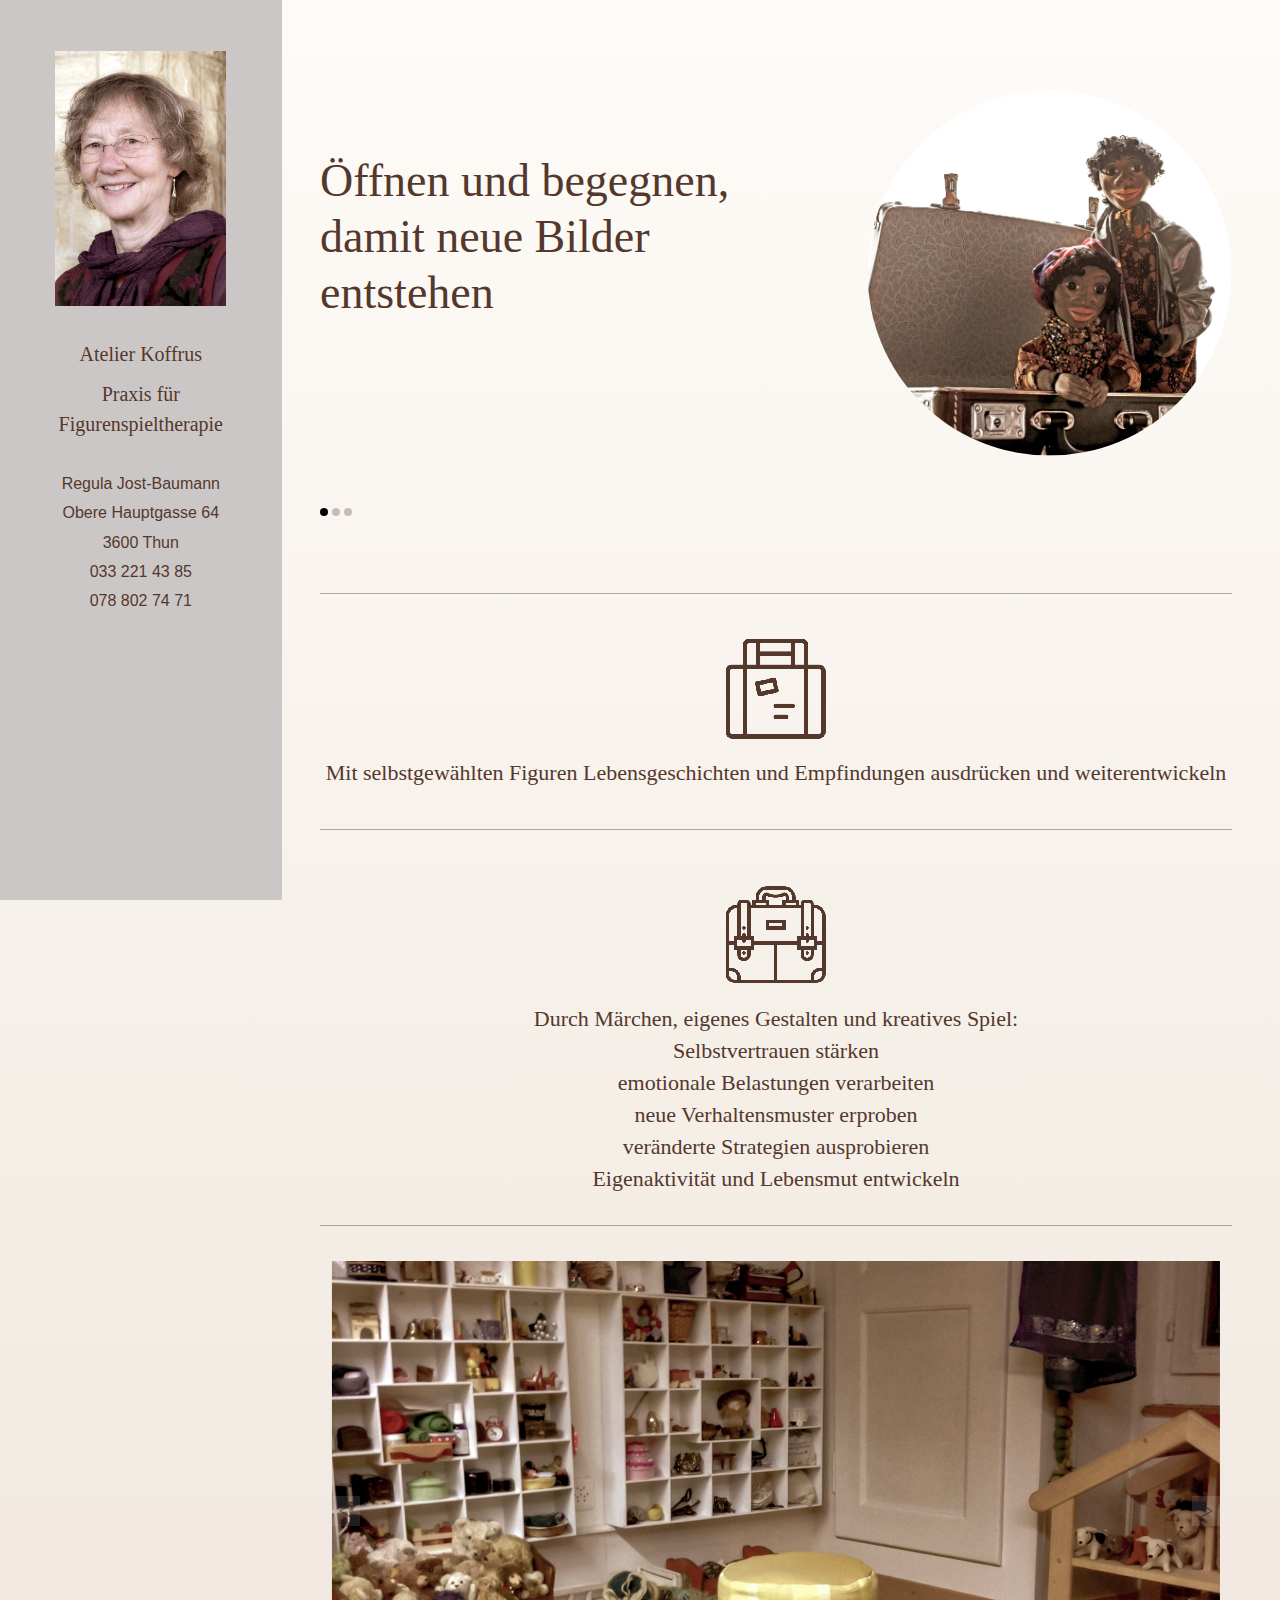
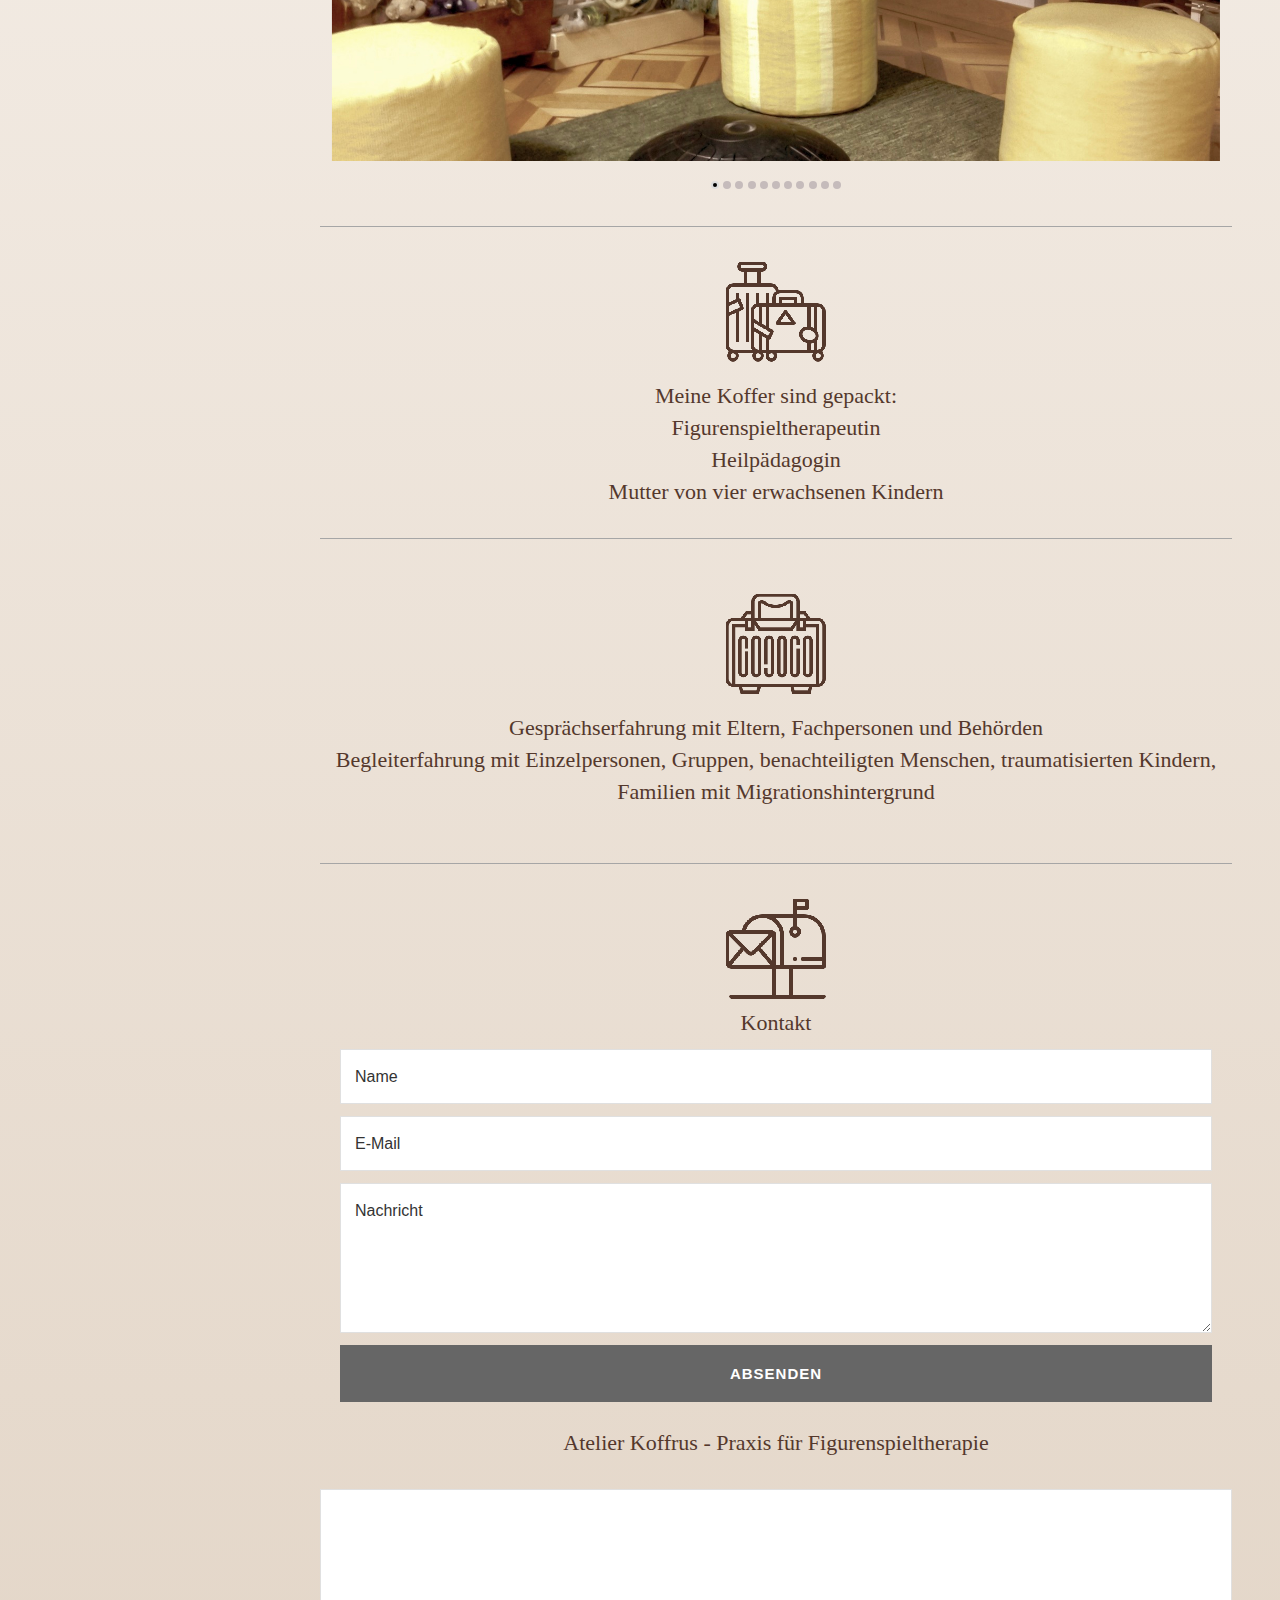
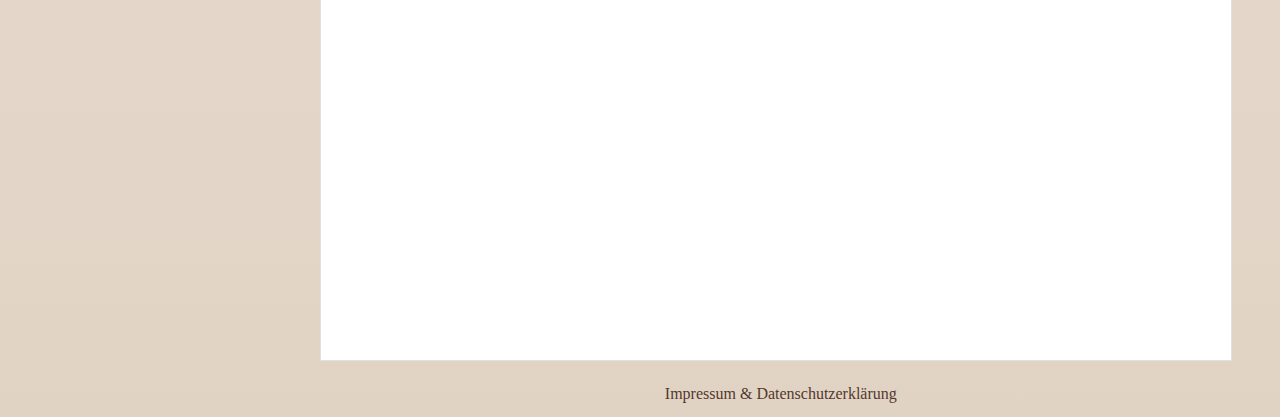
<file: index.html>
<!DOCTYPE html><!--[if lt IE 7]> <html class="no-js ie6 oldie" lang="en"> <![endif]--><!--[if IE 7]> <html class="no-js ie7 oldie" lang="en"> <![endif]--><!--[if IE 8]> <html class="no-js ie8 oldie" lang="en"> <![endif]--><!--[if gt IE 8]><!--><html class="no-js" lang="de"><!--<![endif]--><head>
	    
		<meta charset="utf-8">
<title>Home Page</title>
<meta name="keywords" content="Figurenspieltherapie, Heilpädagogik, Kinderbegleitung">
<meta name="description" content="Mit selbstgewählten Figuren Lebensgeschichten und Empfindungen ausdrücken und weiterentwickeln">
<meta http-equiv="content-language" content="de">

	<link rel="icon" href="images/host.ico" type="image/x-icon">
	<link rel="SHORTCUT ICON" href="images/host_1.ico" type="image/x-icon">
<meta http-equiv="X-UA-Compatible" content="IE=edge,chrome=1">
<meta name="viewport" content="width=device-width,initial-scale=1">
		
	<meta property="og:url" content="https://atelier-koffrus.ch/">
	<meta property="og:title" content="Home Page">
	<meta property="og:description" content="Mit selbstgewählten Figuren Lebensgeschichten und Empfindungen ausdrücken und weiterentwickeln">
	<meta property="og:site_name" content="">
<meta name="viewport" content="width=device-width, initial-scale=1, viewport-fit=cover">

<meta name="generator" content="BaseKit">


    <link rel="canonical" href="https://atelier-koffrus.ch">

            <link rel="stylesheet" href="css/195cd4e5-50ed-4b68-a0f6-df4425564301.css" class="js-initial-stylesheet">
    
<link rel="preload" href="css/photo-swipe.css" as="style" onload="this.onload=null;this.rel='stylesheet'">






    
<style>
    @font-face {
        font-display: block;
        font-family: 'FontAwesome';
        src: url('fonts/FontAwesome.woff2') format('woff2'),
             url('fonts/FontAwesome.woff') format('woff'),
             url('fonts/FontAwesome.ttf') format('truetype'),
             url('images/FontAwesome.svg') format('svg')
    }
</style>

            <style class="js-webfont" data-woff-cache="//55b558c7-resources.web.host.ch/3be0ef859c/seven/fonts/pt_sans.woff.json" data-ttf-cache="//55b558c7-resources.web.host.ch/3be0ef859c/seven/fonts/pt_sans.ttf.json" data-fallback-stylesheet="https://55b558c7-resources.web.host.ch/google-fonts/css?family=PT+Sans&subset=latin" data-name="pt_sans"></style>
            <style class="js-webfont" data-woff-cache="//55b558c7-resources.web.host.ch/3be0ef859c/seven/fonts/pt_serif.woff.json" data-ttf-cache="//55b558c7-resources.web.host.ch/3be0ef859c/seven/fonts/pt_serif.ttf.json" data-fallback-stylesheet="https://55b558c7-resources.web.host.ch/google-fonts/css?family=PT+Serif&subset=latin" data-name="pt_serif"></style>
            <style class="js-webfont" data-woff-cache="//55b558c7-resources.web.host.ch/3be0ef859c/seven/fonts/pt_sans.woff.json" data-ttf-cache="//55b558c7-resources.web.host.ch/3be0ef859c/seven/fonts/pt_sans.ttf.json" data-fallback-stylesheet="https://55b558c7-resources.web.host.ch/google-fonts/css?family=PT+Sans&subset=latin" data-name="pt_sans"></style>
            <style class="js-webfont" data-woff-cache="//55b558c7-resources.web.host.ch/3be0ef859c/seven/fonts/pt_serif.woff.json" data-ttf-cache="//55b558c7-resources.web.host.ch/3be0ef859c/seven/fonts/pt_serif.ttf.json" data-fallback-stylesheet="https://55b558c7-resources.web.host.ch/google-fonts/css?family=PT+Serif&subset=latin" data-name="pt_serif"></style>
    <script nonce="">
(function () {
    var fontCollections,
        fontsToCache,
        fallback = 1;

    function loadFontsAsynchronously() {
        if (!fallback) {
            return;
        }

        for (var i = 0, j = fontCollections.length; i < j; ++i) {
            var link = document.createElement('link'),
                head = document.getElementsByTagName('head')[0];
            link.rel = 'stylesheet';
            link.href = fontCollections[i].getAttribute('data-fallback-stylesheet');
            head.appendChild(link);
        }
    }

    function loadFontsFromStorage() {
        var localKey = 'published',
            format,
            collection,
            cachedFont;

        if (!window.localStorage) {
            return;
        }

        format = window.localStorage.getItem('bk.webfonts.format')
        if (!format) {
            return;
        }

        for (var i = 0, j = fontCollections.length; i < j; ++i) {
            collection = fontCollections[i];
            cacheKey = 'bk.webfonts.' + localKey + '.' + format + '.' + collection.getAttribute('data-name');
            cachedFont = window.localStorage.getItem(cacheKey);
            if (!cachedFont) {
                continue;
            }
            collection.innerHTML = cachedFont;
            collection.setAttribute('data-cache-full', 'data-cache-full');
        }
    }

    if (!'querySelectorAll' in window) {
        return;
    }

    fontCollections = document.head.querySelectorAll('.js-webfont');
    if (!'localStorage' in window || !'addEventListener' in window) {
        loadFontsAsynchronously();
        return;
    }

    loadFontsFromStorage();
}());
</script>

    
    

    <script nonce="">
        const touchClass = 'ontouchstart' in window ? 'touch' : 'no-touch';
        document.documentElement.classList.add(touchClass);
    </script>

<script nonce="">document.documentElement.classList.remove('no-js');</script>
		
	</head>


	<body class="bgradVertical">
		<div class="flex-container">
			
<!-- Desktop navigation -->


<div class="logo-nav">
    <header class="bk-header companyheader clearfix">
        <div id="page-zones__template-widgets__logo-logo" class="widget logo " data-widget-type="logo" data-uniqueid="page-zones__template-widgets__logo-logo">
                  
    
<a href="/">

<div class="logo">
                        <img alt="logo" src="images/fd5cb170-41c0-456b-b8ed-3791608dfad5.jpeg" style="width: 171px">
</div>
</a>
</div>


        
        <br>
        <h4>Atelier Koffrus</h4>
        <h4>Praxis für Figurenspieltherapie</h4>
        <br>
        <h5>Regula Jost-Baumann</h5>
        <h5>Obere Hauptgasse 64</h5>
        <h5>3600 Thun</h5>
        <h5>033 221 43 85</h5>
        <h5>078 802 74 71</h5>
        
    </header>  
</div> <!-- end logo-nav -->			
	<div class="zone-area clearfix">
		<div class="main wrapper clearfix home-page">
			<div class="feature-slideshow">
				 <div id="page-zones__template-widgets__responsiveslideshow-responsiveslideshow" class="widget responsiveslideshow " data-widget-type="responsiveslideshow" data-uniqueid="page-zones__template-widgets__responsiveslideshow-responsiveslideshow">
  
        
                    
<div class="slideshow-widget-wrapper">
        <div class="slideshow-widget">

        
        
        <ul class="slideshow-image-list">
                                        
            
                                                

                
                                                    
                                                                                
                    
                                    
                                
                                                                    
                                    <li data-ref="0" class="js-responsiveslideshow-image-item slideshow-image-item current">
                                                <span class="inner square">
                        <div class="image-wrapper">
                            
                            <img class="slideshow-image js-responsiveslideshow-image" src="images/7dc579f0-81d8-49d0-89a2-6bf7a1914da5.jpeg" title="Öffnen und begegnen, damit neue Bilder entstehen">

                                                    </div>
                        <div class="content-wrapper">
                                                            <span class="title">Öffnen und begegnen, damit neue Bilder entstehen</span>
                                                                                </div>
                        </span>
                    </li>
                            
                                                

                
                                                    
                                                                                
                    
                                    
                                
                                                                    
                                    <li data-ref="1" class="js-responsiveslideshow-image-item slideshow-image-item">
                                                <span class="inner square">
                        <div class="image-wrapper">
                            
                            <img class="slideshow-image js-responsiveslideshow-image" src="images/0088c698-88b5-44be-8974-3dd71b2e6f48.jpeg" title="Verwurzelt wachsen, Flügel entfalten">

                                                    </div>
                        <div class="content-wrapper">
                                                            <span class="title">Verwurzelt wachsen, Flügel entfalten</span>
                                                                                </div>
                        </span>
                    </li>
                            
                                                

                
                                                    
                                    
                    
                                                                                
                                
                                                                    
                                    <li data-ref="2" class="js-responsiveslideshow-image-item slideshow-image-item">
                                                <span class="inner portrait">
                        <div class="image-wrapper">
                            
                            <img class="slideshow-image js-responsiveslideshow-image" src="images/3aa03613-22db-410e-8c95-24c45e056738.jpeg" title="Stärken entdecken, sich bewegen">

                                                    </div>
                        <div class="content-wrapper">
                                                            <span class="title">Stärken entdecken, sich bewegen</span>
                                                                                </div>
                        </span>
                    </li>
                                    </ul>
    </div>
    
            <div class="slideshow-widget-controls">
                                                                                                    <span data-ref="0" class="dot js-dot js-slide-ctrl slide-ctrl selected"></span>
                                                                                                                    <span data-ref="1" class="dot js-dot js-slide-ctrl slide-ctrl"></span>
                                                                                                                    <span data-ref="2" class="dot js-dot js-slide-ctrl slide-ctrl"></span>
                                    </div>
    
    </div>
</div>


			</div>
			<section id="page-zones__main" class="bk-zone column " data-uniqueid="LosHo3NWY7DrDh4" data-parentuniqueid="">            
<div id="page-zones__main-widgets__5c225ccf4ebf0" data-name="line" class="line widget js-widget" data-uniqueid="Y68QPZwVreUhHIM" data-parentuniqueid="LosHo3NWY7DrDh4">
    <hr class="line" style="">
</div>
                
<div id="page-zones__main-widgets__5c224dd94cd2e" data-name="space" class="space widget js-widget" data-uniqueid="QqwRjbS4cUAFITl" data-parentuniqueid="LosHo3NWY7DrDh4">
    <div class="space" style="height: 10px"></div></div>
                
<div id="page-zones__main-widgets__5c224d944640c" data-name="image" class="image widget js-widget" data-uniqueid="lqnR99GQGTz5KRd" data-parentuniqueid="LosHo3NWY7DrDh4">
        
                
    
    
                

        

    <a href="//resizer.web.host.ch/c1/93/c19338c4-a806-4b26-ac4c-966d9e14af55.png?w=100" rel="nofollow" target="_self" title="" class="widget-align-center js-pswp-image-trigger" aria-label="Bildvorschau" data-src="//resizer.web.host.ch/c1/93/c19338c4-a806-4b26-ac4c-966d9e14af55.png?w=100">
        <span class="image-img">
            <img class="image  js-pswp-image" src="images/c19338c4-a806-4b26-ac4c-966d9e14af55.png" alt="" title="" data-filename="AA9D20CB-45C6-4993-B655-2491F45DF939.png" data-filesize="3278" data-path="//files.web.host.ch/c1/93/c19338c4-a806-4b26-ac4c-966d9e14af55.png" data-imagesize="256 x 256" width="100px">
        </span>
                    </a>
</div>
                
<div id="page-zones__main-widgets__5c225208c57e4" data-name="space" class="space widget js-widget" data-uniqueid="hEjD7xyysagz6TU" data-parentuniqueid="LosHo3NWY7DrDh4">
    <div class="space" style="height: 10px"></div></div>
                
<div id="page-zones__main-widgets__5c224d943806f" data-name="content" class="content widget js-widget" data-uniqueid="pi0c8buPiLiIXaD" data-parentuniqueid="LosHo3NWY7DrDh4">
        <div class="bk-content-text js-text-content   wysihtml-editor-content">
                 <h3 style="text-align: center;">Mit selbstgewählten Figuren Lebensgeschichten und Empfindungen ausdrücken und weiterentwickeln</h3>
                </div>

    
</div>
                
<div id="page-zones__main-widgets__5c224f7c2769e" data-name="space" class="space widget js-widget" data-uniqueid="o0roklZYG0Wpwbq" data-parentuniqueid="LosHo3NWY7DrDh4">
    <div class="space" style="height: 10px"></div></div>
                
<div id="page-zones__main-widgets__5c225c85a4406" data-name="line" class="line widget js-widget" data-uniqueid="6ec4i398RVV05yn" data-parentuniqueid="LosHo3NWY7DrDh4">
    <hr class="line" style="">
</div>
                
<div id="page-zones__main-widgets__5c22531e2b0f5" data-name="space" class="space widget js-widget" data-uniqueid="Frz2faKsmq0oqDe" data-parentuniqueid="LosHo3NWY7DrDh4">
    <div class="space" style="height: 20px"></div></div>
                
<div id="page-zones__main-widgets__5c224d9bc5d7e" data-name="image" class="image widget js-widget" data-uniqueid="ySCRjysWegbzksz" data-parentuniqueid="LosHo3NWY7DrDh4">
        
                
    
    
                

        

    <a href="//resizer.web.host.ch/f7/9c/f79c6cac-ccbd-438a-a12d-234f6d63d4f7.png?w=100" rel="nofollow" target="_self" title="" class="widget-align-center js-pswp-image-trigger" aria-label="Bildvorschau" data-src="//resizer.web.host.ch/f7/9c/f79c6cac-ccbd-438a-a12d-234f6d63d4f7.png?w=100">
        <span class="image-img">
            <img class="image  js-pswp-image" src="images/f79c6cac-ccbd-438a-a12d-234f6d63d4f7.png" alt="" title="" data-filename="1810CAA3-D84A-4AC3-ADAB-D6E245CA00C3.png" data-filesize="4042" data-path="//files.web.host.ch/f7/9c/f79c6cac-ccbd-438a-a12d-234f6d63d4f7.png" data-imagesize="240 x 240" width="100px">
        </span>
                    </a>
</div>
                
<div id="page-zones__main-widgets__5c224ddf3c325" data-name="space" class="space widget js-widget" data-uniqueid="TV1Fpq3JBp3QA8F" data-parentuniqueid="LosHo3NWY7DrDh4">
    <div class="space" style="height: 10px"></div></div>
                
<div id="page-zones__main-widgets__5c2252744d829" data-name="content" class="content widget js-widget" data-uniqueid="OxriQLuhzXAzmtH" data-parentuniqueid="LosHo3NWY7DrDh4">
        <div class="bk-content-text js-text-content   wysihtml-editor-content">
                <h3 style="text-align: center;">Durch Märchen, eigenes Gestalten und kreatives Spiel:<br>Selbstvertrauen stärken <br>emotionale Belastungen verarbeiten<br>neue Verhaltensmuster erproben<br>veränderte Strategien ausprobieren<br>Eigenaktivität und Lebensmut entwickeln</h3>
                </div>

    
</div>
                
<div id="page-zones__main-widgets__5c2266d63994f" data-name="line" class="line widget js-widget" data-uniqueid="3pF32u24Cj8Jy7b" data-parentuniqueid="LosHo3NWY7DrDh4">
    <hr class="line" style="">
</div>
                
<div id="page-zones__main-widgets__5c2266ceed30d" data-name="responsiveslideshow" class="responsiveslideshow widget js-widget" data-uniqueid="VUR22ZlYT54iAGR" data-parentuniqueid="LosHo3NWY7DrDh4">
    
        
                    
<div class="slideshow-widget-wrapper">
        <div class="slideshow-widget">

                    <div class="btns-move">
                <span class="btn-prev js-btn-prev slide-ctrl js-slide-ctrl" data-ref="10">prev</span>
                <span class="btn-next js-btn-next slide-ctrl js-slide-ctrl" data-ref="1">next</span>
            </div>
        
        
        <ul class="slideshow-image-list">
                                        
            
                                                

                
                                                    
                                    
                                                                
                                    
                                                                    
                                                                    
                                    <li data-ref="0" class="js-responsiveslideshow-image-item slideshow-image-item current">
                                                <span class="inner landscape">
                        <div class="image-wrapper">
                            
                            <img class="slideshow-image js-responsiveslideshow-image" src="images/a168ee15-74c6-4634-abf1-8478815bcaf4.jpeg">

                                                    </div>
                        <div class="content-wrapper">
                                                                                </div>
                        </span>
                    </li>
                            
                                                

                
                                                    
                                    
                                                                
                                    
                                                                    
                                                                    
                                    <li data-ref="1" class="js-responsiveslideshow-image-item slideshow-image-item">
                                                <span class="inner landscape">
                        <div class="image-wrapper">
                            
                            <img class="slideshow-image js-responsiveslideshow-image" src="images/e9f9d3d8-5bd1-41c3-a701-e8e09876ae82.jpeg">

                                                    </div>
                        <div class="content-wrapper">
                                                                                </div>
                        </span>
                    </li>
                            
                                                

                
                                                    
                                    
                                                                
                                    
                                                                    
                                                                    
                                    <li data-ref="2" class="js-responsiveslideshow-image-item slideshow-image-item">
                                                <span class="inner landscape">
                        <div class="image-wrapper">
                            
                            <img class="slideshow-image js-responsiveslideshow-image" src="images/adc16d68-24e2-44fa-9bb1-99fa73a4ce50.jpeg">

                                                    </div>
                        <div class="content-wrapper">
                                                                                </div>
                        </span>
                    </li>
                            
                                                

                
                                                    
                                    
                                                                
                                    
                                                                    
                                                                    
                                    <li data-ref="3" class="js-responsiveslideshow-image-item slideshow-image-item">
                                                <span class="inner landscape">
                        <div class="image-wrapper">
                            
                            <img class="slideshow-image js-responsiveslideshow-image" src="images/f4c3f0a1-847d-42f8-b18a-10e8d44709bc.jpeg">

                                                    </div>
                        <div class="content-wrapper">
                                                                                </div>
                        </span>
                    </li>
                            
                                                

                
                                                    
                                    
                                                                
                                    
                                                                    
                                                                    
                                    <li data-ref="4" class="js-responsiveslideshow-image-item slideshow-image-item">
                                                <span class="inner landscape">
                        <div class="image-wrapper">
                            
                            <img class="slideshow-image js-responsiveslideshow-image" src="images/c7f6ef2c-7bc3-48e6-9f15-634a429b0ffa.jpeg">

                                                    </div>
                        <div class="content-wrapper">
                                                                                </div>
                        </span>
                    </li>
                            
                                                

                
                                                    
                                    
                                                                
                                    
                                                                    
                                                                    
                                    <li data-ref="5" class="js-responsiveslideshow-image-item slideshow-image-item">
                                                <span class="inner landscape">
                        <div class="image-wrapper">
                            
                            <img class="slideshow-image js-responsiveslideshow-image" src="images/b00c38de-2b44-493a-8e1d-3090b0ed2f96.jpeg">

                                                    </div>
                        <div class="content-wrapper">
                                                                                </div>
                        </span>
                    </li>
                            
                                                

                
                                                    
                                    
                                                                
                                    
                                                                    
                                                                    
                                    <li data-ref="6" class="js-responsiveslideshow-image-item slideshow-image-item">
                                                <span class="inner landscape">
                        <div class="image-wrapper">
                            
                            <img class="slideshow-image js-responsiveslideshow-image" src="images/010de786-e795-4435-a81e-8cdce276b664.jpeg">

                                                    </div>
                        <div class="content-wrapper">
                                                                                </div>
                        </span>
                    </li>
                            
                                                

                
                                                    
                                    
                                                                
                                    
                                                                    
                                                                    
                                    <li data-ref="7" class="js-responsiveslideshow-image-item slideshow-image-item">
                                                <span class="inner landscape">
                        <div class="image-wrapper">
                            
                            <img class="slideshow-image js-responsiveslideshow-image" src="images/36c8e018-27ec-4fa6-b399-f2d8f728f1c3.jpeg">

                                                    </div>
                        <div class="content-wrapper">
                                                                                </div>
                        </span>
                    </li>
                            
                                                

                
                                                    
                                    
                                                                
                                    
                                                                    
                                                                    
                                    <li data-ref="8" class="js-responsiveslideshow-image-item slideshow-image-item">
                                                <span class="inner landscape">
                        <div class="image-wrapper">
                            
                            <img class="slideshow-image js-responsiveslideshow-image" src="images/c9e1c083-349e-4a53-b51f-8a246585e57a.jpeg">

                                                    </div>
                        <div class="content-wrapper">
                                                                                </div>
                        </span>
                    </li>
                            
                                                

                
                                                    
                                    
                                                                
                                    
                                                                    
                                                                    
                                    <li data-ref="9" class="js-responsiveslideshow-image-item slideshow-image-item">
                                                <span class="inner landscape">
                        <div class="image-wrapper">
                            
                            <img class="slideshow-image js-responsiveslideshow-image" src="images/10e218c3-473d-4686-9a1a-d791c8169cfe.jpeg">

                                                    </div>
                        <div class="content-wrapper">
                                                                                </div>
                        </span>
                    </li>
                            
                                                

                
                                                    
                                    
                                                                
                                    
                                                                    
                                                                    
                                    <li data-ref="10" class="js-responsiveslideshow-image-item slideshow-image-item">
                                                <span class="inner landscape">
                        <div class="image-wrapper">
                            
                            <img class="slideshow-image js-responsiveslideshow-image" src="images/fdec6a81-532c-4671-8288-1efd4fd76f5e.jpeg">

                                                    </div>
                        <div class="content-wrapper">
                                                                                </div>
                        </span>
                    </li>
                                    </ul>
    </div>
    
            <div class="slideshow-widget-controls">
                                                                                                    <span data-ref="0" class="dot js-dot js-slide-ctrl slide-ctrl selected"></span>
                                                                                                                    <span data-ref="1" class="dot js-dot js-slide-ctrl slide-ctrl"></span>
                                                                                                                    <span data-ref="2" class="dot js-dot js-slide-ctrl slide-ctrl"></span>
                                                                                                                    <span data-ref="3" class="dot js-dot js-slide-ctrl slide-ctrl"></span>
                                                                                                                    <span data-ref="4" class="dot js-dot js-slide-ctrl slide-ctrl"></span>
                                                                                                                    <span data-ref="5" class="dot js-dot js-slide-ctrl slide-ctrl"></span>
                                                                                                                    <span data-ref="6" class="dot js-dot js-slide-ctrl slide-ctrl"></span>
                                                                                                                    <span data-ref="7" class="dot js-dot js-slide-ctrl slide-ctrl"></span>
                                                                                                                    <span data-ref="8" class="dot js-dot js-slide-ctrl slide-ctrl"></span>
                                                                                                                    <span data-ref="9" class="dot js-dot js-slide-ctrl slide-ctrl"></span>
                                                                                                                    <span data-ref="10" class="dot js-dot js-slide-ctrl slide-ctrl"></span>
                                    </div>
    
    </div>
</div>
                
<div id="page-zones__main-widgets__5c225ce2af27b" data-name="line" class="line widget js-widget" data-uniqueid="NcdIQJdpDomzU5h" data-parentuniqueid="LosHo3NWY7DrDh4">
    <hr class="line" style="">
</div>
                
<div id="page-zones__main-widgets__5c22536c3ae97" data-name="image" class="image widget js-widget" data-uniqueid="4rrvmzTMFA1EKjt" data-parentuniqueid="LosHo3NWY7DrDh4">
        
                
    
    
                

        

    <a href="//resizer.web.host.ch/ab/23/ab2377df-049e-4ed4-9da6-79cbc15ddb23.png?w=100" rel="nofollow" target="_self" title="" class="widget-align-center js-pswp-image-trigger" aria-label="Bildvorschau" data-src="//resizer.web.host.ch/ab/23/ab2377df-049e-4ed4-9da6-79cbc15ddb23.png?w=100">
        <span class="image-img">
            <img class="image  js-pswp-image" src="images/ab2377df-049e-4ed4-9da6-79cbc15ddb23.png" alt="" title="" data-filename="6BD6A56A-5A7F-4E23-B586-F7BC03F7E8B9.png" data-filesize="4685" data-path="//files.web.host.ch/ab/23/ab2377df-049e-4ed4-9da6-79cbc15ddb23.png" data-imagesize="240 x 240" width="100px">
        </span>
                    </a>
</div>
                
<div id="page-zones__main-widgets__5c22554b04b0a" data-name="space" class="space widget js-widget" data-uniqueid="GSMtB2vWRYQQXiW" data-parentuniqueid="LosHo3NWY7DrDh4">
    <div class="space" style="height: 10px"></div></div>
                
<div id="page-zones__main-widgets__5c2254364aac6" data-name="content" class="content widget js-widget" data-uniqueid="pRM01BYO97m67z2" data-parentuniqueid="LosHo3NWY7DrDh4">
        <div class="bk-content-text js-text-content   wysihtml-editor-content">
                 <h3 style="text-align: center;">Meine Koffer sind gepackt:<br>Figurenspieltherapeutin<br>Heilpädagogin<br>Mutter von vier erwachsenen Kindern<br></h3>
                </div>

    
</div>
                
<div id="page-zones__main-widgets__5c225cf357d0e" data-name="line" class="line widget js-widget" data-uniqueid="CG45aYttaummvRr" data-parentuniqueid="LosHo3NWY7DrDh4">
    <hr class="line" style="">
</div>
                
<div id="page-zones__main-widgets__5c225adc2a3de" data-name="space" class="space widget js-widget" data-uniqueid="cc5mLVW55y1qk1a" data-parentuniqueid="LosHo3NWY7DrDh4">
    <div class="space" style="height: 20px"></div></div>
                
<div id="page-zones__main-widgets__5c225ac3ca558" data-name="image" class="image widget js-widget" data-uniqueid="1aTfazHBYSP9o7u" data-parentuniqueid="LosHo3NWY7DrDh4">
        
                
    
    
                

        

    <a href="//resizer.web.host.ch/03/c3/03c39309-cee8-4a6d-8cab-4f85a6a3da1c.png?w=100" rel="nofollow" target="_self" title="" class="widget-align-center js-pswp-image-trigger" aria-label="Bildvorschau" data-src="//resizer.web.host.ch/03/c3/03c39309-cee8-4a6d-8cab-4f85a6a3da1c.png?w=100">
        <span class="image-img">
            <img class="image  js-pswp-image" src="images/03c39309-cee8-4a6d-8cab-4f85a6a3da1c.png" alt="" title="" data-filename="611E4A30-2E78-4AF2-86F0-3947DAC48105.png" data-filesize="5270" data-path="//files.web.host.ch/03/c3/03c39309-cee8-4a6d-8cab-4f85a6a3da1c.png" data-imagesize="240 x 240" width="100px">
        </span>
                    </a>
</div>
                
<div id="page-zones__main-widgets__5c225b0a95328" data-name="space" class="space widget js-widget" data-uniqueid="i5sAxtHe99QVJgM" data-parentuniqueid="LosHo3NWY7DrDh4">
    <div class="space" style="height: 10px"></div></div>
                
<div id="page-zones__main-widgets__5c225af7a2baa" data-name="content" class="content widget js-widget" data-uniqueid="lNfgBlhfvozMS5n" data-parentuniqueid="LosHo3NWY7DrDh4">
        <div class="bk-content-text js-text-content   wysihtml-editor-content">
                <h3 style="text-align: center;">Gesprächserfahrung mit Eltern, Fachpersonen und Behörden<br>Begleiterfahrung mit Einzelpersonen, Gruppen, benachteiligten Menschen, traumatisierten Kindern, Familien mit Migrationshintergrund</h3><br>
                </div>

    
</div>
                
<div id="page-zones__main-widgets__5c2260d9efd3d" data-name="line" class="line widget js-widget" data-uniqueid="34ScLpsvW4beCgh" data-parentuniqueid="LosHo3NWY7DrDh4">
    <hr class="line" style="">
</div>
                
<div id="page-zones__main-widgets__5c22627fac76e" data-name="image" class="image widget js-widget" data-uniqueid="T4ezxu3waVtGc1K" data-parentuniqueid="LosHo3NWY7DrDh4">
        
                
    
    
                

        

    <a href="//resizer.web.host.ch/a3/08/a3086284-e169-45b9-aabd-06e8752972e6.png?w=100" rel="nofollow" target="_self" title="" class="widget-align-center js-pswp-image-trigger" aria-label="Bildvorschau" data-src="//resizer.web.host.ch/a3/08/a3086284-e169-45b9-aabd-06e8752972e6.png?w=100">
        <span class="image-img">
            <img class="image  js-pswp-image" src="images/a3086284-e169-45b9-aabd-06e8752972e6.png" alt="" title="" data-filename="6A984758-1238-4C1A-9338-66306352DFDE.png" data-filesize="4702" data-path="//files.web.host.ch/a3/08/a3086284-e169-45b9-aabd-06e8752972e6.png" data-imagesize="256 x 256" width="100px">
        </span>
                    </a>
</div>
                
<div id="page-zones__main-widgets__5c2260e9290be" data-name="content" class="content widget js-widget" data-uniqueid="nVRNh9fvPA5t41H" data-parentuniqueid="LosHo3NWY7DrDh4">
        <div class="bk-content-text js-text-content   wysihtml-editor-content">
                 <h3 style="text-align: center;">Kontakt</h3>
                </div>

    
</div>
                
<div id="page-zones__main-widgets__5c22608f86235" data-name="contactform" class="contactform widget js-widget" data-uniqueid="xMl3sY8CUVEB22f" data-parentuniqueid="LosHo3NWY7DrDh4">
    


<form action="https://api.web3forms.com/submit" method="POST" style="display: flex; flex-direction: column; gap: 12px; max-width: 960px; margin: 0 auto; padding: 0 20px; font-family: 'PT Sans', sans-serif;">
    <input type="hidden" name="access_key" value="a390b74c-b438-4f71-b088-0ac17f76cd56">
    
    <input type="text" name="name" placeholder="Name" required style="padding: 14px; border: 1px solid #e0e0e0; background: #fff; width: 100%; box-sizing: border-box; font-family: inherit; font-size: 16px;">
    
    <input type="email" name="email" placeholder="E-Mail" required style="padding: 14px; border: 1px solid #e0e0e0; background: #fff; width: 100%; box-sizing: border-box; font-family: inherit; font-size: 16px;">
    
    <textarea name="message" placeholder="Nachricht" required style="padding: 14px; border: 1px solid #e0e0e0; background: #fff; min-height: 150px; width: 100%; box-sizing: border-box; resize: vertical; font-family: inherit; font-size: 16px;"></textarea>
    
    <button type="submit" style="padding: 16px; background-color: #666; color: white; border: none; cursor: pointer; text-transform: uppercase; font-weight: bold; width: 100%; font-family: inherit; letter-spacing: 1px;">
        Absenden
    </button>
</form>



    
	<h3 style="text-align: center; margin-top: 25px; margin-bottom: 20px;">Atelier Koffrus - Praxis für Figurenspieltherapie</h3>
        
        <div style="width: 100%; max-width: 960px; margin: 0 auto; box-sizing: border-box;">
            <div style="border: 1px solid #e0e0e0; background: #fff; padding: 10px; line-height: 0;">
                <iframe 
                    width="100%" 
                    height="450" 
                    frameborder="0" 
                    style="border:0; width: 100%; display: block;" 
                    src="https://www.google.com/maps/embed?pb=!1m18!1m12!1m3!1d2732.9366650424617!2d7.628886076891!3d46.756247971101894!2m3!1f0!2f0!3f0!3m2!1i1024!2i768!4f13.1!3m3!1m2!1s0x478faf2541f4d807%3A0xc023d8544c017d2!2sObere%20Hauptgasse%2064%2C%203600%20Thun!5e0!3m2!1sde!2sch!4v1700000000000!5m2!1sde!2sch" 
                    allowfullscreen=""
                    loading="lazy">
                </iframe>
            </div>
        </div>

	
</div>
    </section>

		</div>
	</div>



			


		<div id="page-zones__template-widgets__profile-footercolumn1profilephone" class="widget profile " data-widget-type="profile" data-uniqueid="page-zones__template-widgets__profile-footercolumn1profilephone">
  









<div class="map js-map"></div>


    




</div>


	</div>
</footer>
		</div>
		<script type="text/javascript">
			!function() {
				function supportsSVG() {
					return !!document.createElementNS && !! document.createElementNS('http://www.w3.org/2000/svg', 'svg').createSVGRect
				}
				if (supportsSVG()) document.documentElement.className += ' svg'
			}()
		</script>
		        <div class="gdpr-footer">
                    <a href="datahandling.html" class="gdpr-footer__link">Impressum & Datenschutzerklärung</a>
                   
            </div>

<div id="js-cookie-consent-event" style="display: none;"></div>


<script nonce="">
window["Server"] = {"app":{"resizerDomain":"resizer.web.host.ch","mode":"published","protocol":"https","maintenance":0,"deducedLocale":"de_DE"},"componentTree":{"page":{"page-zones__main":{"page-zones__main-widgets__5c225ccf4ebf0":[],"page-zones__main-widgets__5c224dd94cd2e":[],"page-zones__main-widgets__5c224d944640c":[],"page-zones__main-widgets__5c225208c57e4":[],"page-zones__main-widgets__5c224d943806f":[],"page-zones__main-widgets__5c224f7c2769e":[],"page-zones__main-widgets__5c225c85a4406":[],"page-zones__main-widgets__5c22531e2b0f5":[],"page-zones__main-widgets__5c224d9bc5d7e":[],"page-zones__main-widgets__5c224ddf3c325":[],"page-zones__main-widgets__5c2252744d829":[],"page-zones__main-widgets__5c2266d63994f":[],"page-zones__main-widgets__5c2266ceed30d":[],"page-zones__main-widgets__5c225ce2af27b":[],"page-zones__main-widgets__5c22536c3ae97":[],"page-zones__main-widgets__5c22554b04b0a":[],"page-zones__main-widgets__5c2254364aac6":[],"page-zones__main-widgets__5c225cf357d0e":[],"page-zones__main-widgets__5c225adc2a3de":[],"page-zones__main-widgets__5c225ac3ca558":[],"page-zones__main-widgets__5c225b0a95328":[],"page-zones__main-widgets__5c225af7a2baa":[],"page-zones__main-widgets__5c2260d9efd3d":[],"page-zones__main-widgets__5c22627fac76e":[],"page-zones__main-widgets__5c2260e9290be":[],"page-zones__main-widgets__5c22608f86235":[]}}},"editorVersion":"eight","isFullVersionTenSite":false,"page":{"pageFeatures":{"features":["recaptcha"],"plugins":[]},"componentTree":{"page":{"page-zones__main":{"page-zones__main-widgets__5c225ccf4ebf0":[],"page-zones__main-widgets__5c224dd94cd2e":[],"page-zones__main-widgets__5c224d944640c":[],"page-zones__main-widgets__5c225208c57e4":[],"page-zones__main-widgets__5c224d943806f":[],"page-zones__main-widgets__5c224f7c2769e":[],"page-zones__main-widgets__5c225c85a4406":[],"page-zones__main-widgets__5c22531e2b0f5":[],"page-zones__main-widgets__5c224d9bc5d7e":[],"page-zones__main-widgets__5c224ddf3c325":[],"page-zones__main-widgets__5c2252744d829":[],"page-zones__main-widgets__5c2266d63994f":[],"page-zones__main-widgets__5c2266ceed30d":[],"page-zones__main-widgets__5c225ce2af27b":[],"page-zones__main-widgets__5c22536c3ae97":[],"page-zones__main-widgets__5c22554b04b0a":[],"page-zones__main-widgets__5c2254364aac6":[],"page-zones__main-widgets__5c225cf357d0e":[],"page-zones__main-widgets__5c225adc2a3de":[],"page-zones__main-widgets__5c225ac3ca558":[],"page-zones__main-widgets__5c225b0a95328":[],"page-zones__main-widgets__5c225af7a2baa":[],"page-zones__main-widgets__5c2260d9efd3d":[],"page-zones__main-widgets__5c22627fac76e":[],"page-zones__main-widgets__5c2260e9290be":[],"page-zones__main-widgets__5c22608f86235":[]}}},"request":"home","pageTree":[{"ref":87544,"request":"home","canonicalUrl":null,"title":"Home Page","seo_title":"Home Page","keywords":"","description":"","display_order":1,"type":"home","template_ref":"1","menu":1,"basekit_objects_ref":null,"modified":"2018-12-25 12:57:44","redirection":null,"priority":1,"changefreq":"monthly","can_publish":1,"headScript":"","bodyScript":"","headScriptOptions":[],"bodyScriptOptions":[],"status":"active","theme_ref":1,"color_swatch_ref":1,"font_swatch_ref":1,"password":"","password_enabled":false,"do_sub_page":"0","do_default":"0","templateType":"home","hiddenFromNavigation":1,"exclude_from_sitemap":0,"excludeFromPageLimit":0,"parentId":0,"language":null,"username":null,"linkOpenNewTab":null,"linkNofollow":null},{"ref":87548,"request":"blogpost","canonicalUrl":null,"title":"blogpost","seo_title":"","keywords":null,"description":null,"display_order":2,"type":"page","template_ref":"1","menu":1,"basekit_objects_ref":null,"modified":"2018-12-25 13:10:39","redirection":null,"priority":0,"changefreq":"monthly","can_publish":1,"headScript":null,"bodyScript":null,"headScriptOptions":[],"bodyScriptOptions":[],"status":"active","theme_ref":1,"color_swatch_ref":1,"font_swatch_ref":1,"password":"","password_enabled":false,"do_sub_page":"0","do_default":"0","templateType":"blogpost","hiddenFromNavigation":1,"exclude_from_sitemap":1,"excludeFromPageLimit":1,"parentId":0,"language":null,"username":null,"linkOpenNewTab":null,"linkNofollow":null},{"ref":87549,"request":"blog","canonicalUrl":null,"title":"Blog","seo_title":"","keywords":null,"description":null,"display_order":3,"type":"page","template_ref":"1","menu":1,"basekit_objects_ref":null,"modified":"2018-12-25 13:10:39","redirection":null,"priority":0,"changefreq":"monthly","can_publish":1,"headScript":null,"bodyScript":null,"headScriptOptions":[],"bodyScriptOptions":[],"status":"active","theme_ref":1,"color_swatch_ref":1,"font_swatch_ref":1,"password":"","password_enabled":false,"do_sub_page":"0","do_default":"0","templateType":"blogpostlist","hiddenFromNavigation":0,"exclude_from_sitemap":1,"excludeFromPageLimit":1,"parentId":0,"language":null,"username":null,"linkOpenNewTab":null,"linkNofollow":null},{"ref":87588,"request":"kontakt","canonicalUrl":null,"title":"Kontakt","seo_title":"","keywords":"","description":"","display_order":4,"type":"page","template_ref":"1","menu":1,"basekit_objects_ref":null,"modified":"2018-12-26 10:47:33","redirection":null,"priority":0,"changefreq":"monthly","can_publish":1,"headScript":null,"bodyScript":null,"headScriptOptions":[],"bodyScriptOptions":[],"status":"active","theme_ref":1,"color_swatch_ref":1,"font_swatch_ref":1,"password":"","password_enabled":false,"do_sub_page":"0","do_default":"0","templateType":"default","hiddenFromNavigation":1,"exclude_from_sitemap":0,"excludeFromPageLimit":0,"parentId":0,"language":null,"username":null,"linkOpenNewTab":null,"linkNofollow":null}],"backgroundClass":"bgradVertical","customHead":[],"canonicalUrl":"https:\/\/atelier-koffrus.ch","language":null,"isPluginPage":false,"isRTLLanguage":false,"ref":87544,"title":"Home Page","titleInNavAndWidget":"Home Page","description":"Mit selbstgew\u00e4hlten Figuren Lebensgeschichten und Empfindungen ausdr\u00fccken und weiterentwickeln","type":"home","keywords":"Figurenspieltherapie, Heilp\u00e4dagogik, Kinderbegleitung","seoLang":"de","templateType":"home","headScript":"","bodyScript":"","headScriptOptions":[],"bodyScriptOptions":[]},"pageTree":[{"ref":87544,"request":"home","canonicalUrl":null,"title":"Home Page","seo_title":"Home Page","keywords":"","description":"","display_order":1,"type":"home","template_ref":"1","menu":1,"basekit_objects_ref":null,"modified":"2018-12-25 12:57:44","redirection":null,"priority":1,"changefreq":"monthly","can_publish":1,"headScript":"","bodyScript":"","headScriptOptions":[],"bodyScriptOptions":[],"status":"active","theme_ref":1,"color_swatch_ref":1,"font_swatch_ref":1,"password":"","password_enabled":false,"do_sub_page":"0","do_default":"0","templateType":"home","hiddenFromNavigation":1,"exclude_from_sitemap":0,"excludeFromPageLimit":0,"parentId":0,"language":null,"username":null,"linkOpenNewTab":null,"linkNofollow":null},{"ref":87548,"request":"blogpost","canonicalUrl":null,"title":"blogpost","seo_title":"","keywords":null,"description":null,"display_order":2,"type":"page","template_ref":"1","menu":1,"basekit_objects_ref":null,"modified":"2018-12-25 13:10:39","redirection":null,"priority":0,"changefreq":"monthly","can_publish":1,"headScript":null,"bodyScript":null,"headScriptOptions":[],"bodyScriptOptions":[],"status":"active","theme_ref":1,"color_swatch_ref":1,"font_swatch_ref":1,"password":"","password_enabled":false,"do_sub_page":"0","do_default":"0","templateType":"blogpost","hiddenFromNavigation":1,"exclude_from_sitemap":1,"excludeFromPageLimit":1,"parentId":0,"language":null,"username":null,"linkOpenNewTab":null,"linkNofollow":null},{"ref":87549,"request":"blog","canonicalUrl":null,"title":"Blog","seo_title":"","keywords":null,"description":null,"display_order":3,"type":"page","template_ref":"1","menu":1,"basekit_objects_ref":null,"modified":"2018-12-25 13:10:39","redirection":null,"priority":0,"changefreq":"monthly","can_publish":1,"headScript":null,"bodyScript":null,"headScriptOptions":[],"bodyScriptOptions":[],"status":"active","theme_ref":1,"color_swatch_ref":1,"font_swatch_ref":1,"password":"","password_enabled":false,"do_sub_page":"0","do_default":"0","templateType":"blogpostlist","hiddenFromNavigation":0,"exclude_from_sitemap":1,"excludeFromPageLimit":1,"parentId":0,"language":null,"username":null,"linkOpenNewTab":null,"linkNofollow":null},{"ref":87588,"request":"kontakt","canonicalUrl":null,"title":"Kontakt","seo_title":"","keywords":"","description":"","display_order":4,"type":"page","template_ref":"1","menu":1,"basekit_objects_ref":null,"modified":"2018-12-26 10:47:33","redirection":null,"priority":0,"changefreq":"monthly","can_publish":1,"headScript":null,"bodyScript":null,"headScriptOptions":[],"bodyScriptOptions":[],"status":"active","theme_ref":1,"color_swatch_ref":1,"font_swatch_ref":1,"password":"","password_enabled":false,"do_sub_page":"0","do_default":"0","templateType":"default","hiddenFromNavigation":1,"exclude_from_sitemap":0,"excludeFromPageLimit":0,"parentId":0,"language":null,"username":null,"linkOpenNewTab":null,"linkNofollow":null}],"requestBase":"","cookieWarningUrl":"","plugins":{"assets":{"images":{"211534":{"ref":211534,"url":"http:\/\/files.web.host.ch\/e5\/21\/e5211aa2-09f9-4c3d-a030-5a91fae8b1d4.jpeg","fileName":"F586AE02-2A49-49A2-8D53-8999A42D331C.jpeg","fileType":"image","fileSize":705438,"title":"\u00d6ffnen und begegnen, damit neue Bilder entstehen","updated":{"date":"2018-12-25 13:03:48.000000","timezone_type":3,"timezone":"Europe\/London"},"description":null,"path":"e5\/21\/e5211aa2-09f9-4c3d-a030-5a91fae8b1d4.jpeg","imageWidth":1537,"imageHeight":1537,"deleted":false,"albumRef":null,"albumTitle":null,"providerRef":null,"compression":"none","compressedUrl":null},"211547":{"ref":211547,"url":"http:\/\/files.web.host.ch\/57\/3d\/573d2334-7743-48c0-ba79-7fb35022d0fa.jpeg","fileName":"C5F0DA9F-4C89-41E6-A2DF-E97E548A4EA1.jpeg","fileType":"image","fileSize":493834,"title":"Verwurzelt wachsen, Fl\u00fcgel entfalten","updated":{"date":"2018-12-25 14:49:25.000000","timezone_type":3,"timezone":"Europe\/London"},"description":null,"path":"57\/3d\/573d2334-7743-48c0-ba79-7fb35022d0fa.jpeg","imageWidth":1477,"imageHeight":1477,"deleted":false,"albumRef":null,"albumTitle":null,"providerRef":null,"compression":"none","compressedUrl":null},"211548":{"ref":211548,"url":"http:\/\/files.web.host.ch\/78\/3b\/783b5cf2-eb3e-4427-a9ae-287507a950b8.jpeg","fileName":"590F486E-FAEA-4BF2-A3EE-01AEA93D15F0.jpeg","fileType":"image","fileSize":515583,"title":"St\u00e4rken entdecken, sich bewegen","updated":{"date":"2018-12-25 14:49:26.000000","timezone_type":3,"timezone":"Europe\/London"},"description":null,"path":"78\/3b\/783b5cf2-eb3e-4427-a9ae-287507a950b8.jpeg","imageWidth":1537,"imageHeight":1538,"deleted":false,"albumRef":null,"albumTitle":null,"providerRef":null,"compression":"none","compressedUrl":null},"211549":{"ref":211549,"url":"http:\/\/files.web.host.ch\/51\/8f\/518fad3d-4130-4237-8119-a3339fd2398c.png","fileName":"hummingbird.png","fileType":"image","fileSize":6301,"title":null,"updated":{"date":"2018-12-25 15:21:36.000000","timezone_type":3,"timezone":"Europe\/London"},"description":"Mit selbstgew\u00e4hlten Figuren und kreativen Ideen Lebensgeschichten ausdr\u00fccken.","path":"51\/8f\/518fad3d-4130-4237-8119-a3339fd2398c.png","imageWidth":512,"imageHeight":512,"deleted":false,"albumRef":null,"albumTitle":null,"providerRef":null,"compression":"none","compressedUrl":null},"211550":{"ref":211550,"url":"http:\/\/files.web.host.ch\/0a\/ab\/0aab8150-16c5-441c-888b-a386a0c02e47.png","fileName":"hummingbird.png","fileType":"image","fileSize":6301,"title":null,"updated":{"date":"2018-12-25 15:28:15.000000","timezone_type":3,"timezone":"Europe\/London"},"description":null,"path":"0a\/ab\/0aab8150-16c5-441c-888b-a386a0c02e47.png","imageWidth":512,"imageHeight":512,"deleted":false,"albumRef":null,"albumTitle":null,"providerRef":null,"compression":"none","compressedUrl":null},"211552":{"ref":211552,"url":"http:\/\/files.web.host.ch\/bd\/57\/bd5732fb-59be-4abe-8967-651a627fcdc4.png","fileName":"hummingbird-4.png","fileType":"image","fileSize":7016,"title":null,"updated":{"date":"2018-12-25 15:32:54.000000","timezone_type":3,"timezone":"Europe\/London"},"description":null,"path":"bd\/57\/bd5732fb-59be-4abe-8967-651a627fcdc4.png","imageWidth":512,"imageHeight":512,"deleted":false,"albumRef":null,"albumTitle":null,"providerRef":null,"compression":"none","compressedUrl":null},"211564":{"ref":211564,"url":"http:\/\/files.web.host.ch\/7f\/b1\/7fb10acf-4a17-4d33-9ca1-e0ed6126039a.png","fileName":"hummingbird-4.png","fileType":"image","fileSize":7016,"title":null,"updated":{"date":"2018-12-25 15:37:04.000000","timezone_type":3,"timezone":"Europe\/London"},"description":null,"path":"7f\/b1\/7fb10acf-4a17-4d33-9ca1-e0ed6126039a.png","imageWidth":512,"imageHeight":512,"deleted":false,"albumRef":null,"albumTitle":null,"providerRef":null,"compression":"none","compressedUrl":null},"211565":{"ref":211565,"url":"http:\/\/files.web.host.ch\/62\/54\/6254c2b1-b59e-49fc-b697-6f33cec9fa86.png","fileName":"hummingbird-3.png","fileType":"image","fileSize":6701,"title":null,"updated":{"date":"2018-12-25 15:37:21.000000","timezone_type":3,"timezone":"Europe\/London"},"description":null,"path":"62\/54\/6254c2b1-b59e-49fc-b697-6f33cec9fa86.png","imageWidth":512,"imageHeight":512,"deleted":false,"albumRef":null,"albumTitle":null,"providerRef":null,"compression":"none","compressedUrl":null},"211571":{"ref":211571,"url":"http:\/\/files.web.host.ch\/34\/7e\/347ed90b-b525-464c-85c8-e948cccde894.png","fileName":"hummingbird.png","fileType":"image","fileSize":6301,"title":null,"updated":{"date":"2018-12-25 15:57:56.000000","timezone_type":3,"timezone":"Europe\/London"},"description":null,"path":"34\/7e\/347ed90b-b525-464c-85c8-e948cccde894.png","imageWidth":512,"imageHeight":512,"deleted":false,"albumRef":null,"albumTitle":null,"providerRef":null,"compression":"none","compressedUrl":null},"211572":{"ref":211572,"url":"http:\/\/files.web.host.ch\/2f\/dd\/2fdd8f73-14f3-4c90-b8b5-8de8643e4cf5.png","fileName":"81396517-94E9-485D-9E40-8932C44BEA28.png","fileType":"image","fileSize":11044,"title":null,"updated":{"date":"2018-12-25 16:21:06.000000","timezone_type":3,"timezone":"Europe\/London"},"description":null,"path":"2f\/dd\/2fdd8f73-14f3-4c90-b8b5-8de8643e4cf5.png","imageWidth":480,"imageHeight":480,"deleted":false,"albumRef":null,"albumTitle":null,"providerRef":null,"compression":"none","compressedUrl":null},"211573":{"ref":211573,"url":"http:\/\/files.web.host.ch\/51\/5a\/515a0504-6ec7-4dac-a524-3b61b6a3d9a9.png","fileName":"3609E67B-1234-45EB-8E3E-01BE7FF234FA.png","fileType":"image","fileSize":11044,"title":null,"updated":{"date":"2018-12-25 16:21:41.000000","timezone_type":3,"timezone":"Europe\/London"},"description":null,"path":"51\/5a\/515a0504-6ec7-4dac-a524-3b61b6a3d9a9.png","imageWidth":480,"imageHeight":480,"deleted":false,"albumRef":null,"albumTitle":null,"providerRef":null,"compression":"none","compressedUrl":null},"211574":{"ref":211574,"url":"http:\/\/files.web.host.ch\/04\/31\/0431248b-3862-4812-9ce4-a88cb25ca2f1.png","fileName":"3D10F209-0397-4EAA-BEDC-1662470A3539.png","fileType":"image","fileSize":5744,"title":null,"updated":{"date":"2018-12-25 16:21:59.000000","timezone_type":3,"timezone":"Europe\/London"},"description":null,"path":"04\/31\/0431248b-3862-4812-9ce4-a88cb25ca2f1.png","imageWidth":480,"imageHeight":480,"deleted":false,"albumRef":null,"albumTitle":null,"providerRef":null,"compression":"none","compressedUrl":null},"211575":{"ref":211575,"url":"http:\/\/files.web.host.ch\/81\/2a\/812a6da6-d1d4-4708-b222-83b76dc233b6.png","fileName":"DFC7BB9E-55C8-448E-A1DE-CD8C14EA9AD4.png","fileType":"image","fileSize":8286,"title":null,"updated":{"date":"2018-12-25 16:24:04.000000","timezone_type":3,"timezone":"Europe\/London"},"description":null,"path":"81\/2a\/812a6da6-d1d4-4708-b222-83b76dc233b6.png","imageWidth":512,"imageHeight":512,"deleted":false,"albumRef":null,"albumTitle":null,"providerRef":null,"compression":"none","compressedUrl":null},"211576":{"ref":211576,"url":"http:\/\/files.web.host.ch\/60\/fa\/60fa2ca4-bfe3-4315-ac08-f98fa0cdd5b9.png","fileName":"E6BA6E42-A4A3-4A25-AE43-2F0B15F70CC3.png","fileType":"image","fileSize":10809,"title":null,"updated":{"date":"2018-12-25 16:24:23.000000","timezone_type":3,"timezone":"Europe\/London"},"description":null,"path":"60\/fa\/60fa2ca4-bfe3-4315-ac08-f98fa0cdd5b9.png","imageWidth":480,"imageHeight":480,"deleted":false,"albumRef":null,"albumTitle":null,"providerRef":null,"compression":"none","compressedUrl":null},"211577":{"ref":211577,"url":"http:\/\/files.web.host.ch\/49\/2b\/492b3966-ad15-43c0-a25e-138a59c3f807.png","fileName":"9E1B687E-00F9-42C3-BBD7-C6AA6D6AF5B0.png","fileType":"image","fileSize":12882,"title":null,"updated":{"date":"2018-12-25 16:26:09.000000","timezone_type":3,"timezone":"Europe\/London"},"description":null,"path":"49\/2b\/492b3966-ad15-43c0-a25e-138a59c3f807.png","imageWidth":480,"imageHeight":480,"deleted":false,"albumRef":null,"albumTitle":null,"providerRef":null,"compression":"none","compressedUrl":null},"211578":{"ref":211578,"url":"http:\/\/files.web.host.ch\/f2\/79\/f279ee44-76bb-482b-b2a6-3625d91511cd.png","fileName":"B52A2FA6-1152-4EBA-921C-AA374986599A.png","fileType":"image","fileSize":6649,"title":null,"updated":{"date":"2018-12-25 16:27:08.000000","timezone_type":3,"timezone":"Europe\/London"},"description":null,"path":"f2\/79\/f279ee44-76bb-482b-b2a6-3625d91511cd.png","imageWidth":512,"imageHeight":512,"deleted":false,"albumRef":null,"albumTitle":null,"providerRef":null,"compression":"none","compressedUrl":null},"211579":{"ref":211579,"url":"http:\/\/files.web.host.ch\/fd\/5c\/fd5cb170-41c0-456b-b8ed-3791608dfad5.jpeg","fileName":"1D3D94A7-1066-4194-8AF9-660A5A5EC8C9.jpeg","fileType":"image","fileSize":150157,"title":null,"updated":{"date":"2018-12-25 16:33:53.000000","timezone_type":3,"timezone":"Europe\/London"},"description":null,"path":"fd\/5c\/fd5cb170-41c0-456b-b8ed-3791608dfad5.jpeg","imageWidth":573,"imageHeight":855,"deleted":false,"albumRef":null,"albumTitle":null,"providerRef":null,"compression":"none","compressedUrl":null},"211582":{"ref":211582,"url":"http:\/\/files.web.host.ch\/f5\/6e\/f56eef69-ea61-4f39-b2d9-5c6e61ee3de3.png","fileName":"7684BD0F-3C73-4E2F-BAA5-C534A4D83D38.png","fileType":"image","fileSize":10011,"title":null,"updated":{"date":"2018-12-25 17:01:57.000000","timezone_type":3,"timezone":"Europe\/London"},"description":null,"path":"f5\/6e\/f56eef69-ea61-4f39-b2d9-5c6e61ee3de3.png","imageWidth":512,"imageHeight":512,"deleted":false,"albumRef":null,"albumTitle":null,"providerRef":null,"compression":"none","compressedUrl":null},"211590":{"ref":211590,"url":"http:\/\/files.web.host.ch\/11\/52\/115200f0-17f5-4b3d-970c-582f4bb173f6.jpeg","fileName":"EA39CC51-A124-44EE-A479-9A42F3EA7ED5.jpeg","fileType":"image","fileSize":736442,"title":null,"updated":{"date":"2018-12-25 17:18:27.000000","timezone_type":3,"timezone":"Europe\/London"},"description":null,"path":"11\/52\/115200f0-17f5-4b3d-970c-582f4bb173f6.jpeg","imageWidth":1729,"imageHeight":1297,"deleted":false,"albumRef":null,"albumTitle":null,"providerRef":null,"compression":"none","compressedUrl":null},"211591":{"ref":211591,"url":"http:\/\/files.web.host.ch\/a1\/68\/a168ee15-74c6-4634-abf1-8478815bcaf4.jpeg","fileName":"422BB82D-3CFA-490F-84D2-862E61793156.jpeg","fileType":"image","fileSize":318422,"title":null,"updated":{"date":"2018-12-25 17:18:27.000000","timezone_type":3,"timezone":"Europe\/London"},"description":null,"path":"a1\/68\/a168ee15-74c6-4634-abf1-8478815bcaf4.jpeg","imageWidth":1691,"imageHeight":952,"deleted":false,"albumRef":null,"albumTitle":null,"providerRef":null,"compression":"none","compressedUrl":null},"211592":{"ref":211592,"url":"http:\/\/files.web.host.ch\/e9\/f9\/e9f9d3d8-5bd1-41c3-a701-e8e09876ae82.jpeg","fileName":"CFAF6421-3924-4523-BD94-8538B243F3BA.jpeg","fileType":"image","fileSize":450087,"title":null,"updated":{"date":"2018-12-25 17:18:28.000000","timezone_type":3,"timezone":"Europe\/London"},"description":null,"path":"e9\/f9\/e9f9d3d8-5bd1-41c3-a701-e8e09876ae82.jpeg","imageWidth":1555,"imageHeight":875,"deleted":false,"albumRef":null,"albumTitle":null,"providerRef":null,"compression":"none","compressedUrl":null},"211593":{"ref":211593,"url":"http:\/\/files.web.host.ch\/ad\/c1\/adc16d68-24e2-44fa-9bb1-99fa73a4ce50.jpeg","fileName":"B06A6A56-75E4-4B6A-8D27-4F7EBFD0606E.jpeg","fileType":"image","fileSize":256402,"title":null,"updated":{"date":"2018-12-25 17:18:28.000000","timezone_type":3,"timezone":"Europe\/London"},"description":null,"path":"ad\/c1\/adc16d68-24e2-44fa-9bb1-99fa73a4ce50.jpeg","imageWidth":1306,"imageHeight":734,"deleted":false,"albumRef":null,"albumTitle":null,"providerRef":null,"compression":"none","compressedUrl":null},"211594":{"ref":211594,"url":"http:\/\/files.web.host.ch\/f4\/c3\/f4c3f0a1-847d-42f8-b18a-10e8d44709bc.jpeg","fileName":"570107EA-6886-4399-B7B1-195BCF439B3C.jpeg","fileType":"image","fileSize":213764,"title":null,"updated":{"date":"2018-12-25 17:18:29.000000","timezone_type":3,"timezone":"Europe\/London"},"description":null,"path":"f4\/c3\/f4c3f0a1-847d-42f8-b18a-10e8d44709bc.jpeg","imageWidth":1170,"imageHeight":658,"deleted":false,"albumRef":null,"albumTitle":null,"providerRef":null,"compression":"none","compressedUrl":null},"211595":{"ref":211595,"url":"http:\/\/files.web.host.ch\/c7\/f6\/c7f6ef2c-7bc3-48e6-9f15-634a429b0ffa.jpeg","fileName":"3080FD80-89E6-428D-B5B8-F5C0B6E14AF0.jpeg","fileType":"image","fileSize":763157,"title":null,"updated":{"date":"2018-12-25 17:18:29.000000","timezone_type":3,"timezone":"Europe\/London"},"description":null,"path":"c7\/f6\/c7f6ef2c-7bc3-48e6-9f15-634a429b0ffa.jpeg","imageWidth":2047,"imageHeight":1151,"deleted":false,"albumRef":null,"albumTitle":null,"providerRef":null,"compression":"none","compressedUrl":null},"211596":{"ref":211596,"url":"http:\/\/files.web.host.ch\/d8\/8b\/d88bdf0c-3e1f-4ac5-83d7-6806f8aacb39.jpeg","fileName":"FF708F04-AFBB-4126-8F61-6D76B0E75B50.jpeg","fileType":"image","fileSize":402189,"title":null,"updated":{"date":"2018-12-25 17:18:30.000000","timezone_type":3,"timezone":"Europe\/London"},"description":null,"path":"d8\/8b\/d88bdf0c-3e1f-4ac5-83d7-6806f8aacb39.jpeg","imageWidth":1536,"imageHeight":864,"deleted":false,"albumRef":null,"albumTitle":null,"providerRef":null,"compression":"none","compressedUrl":null},"211597":{"ref":211597,"url":"http:\/\/files.web.host.ch\/b0\/0c\/b00c38de-2b44-493a-8e1d-3090b0ed2f96.jpeg","fileName":"371AB2C0-E766-4D8A-8259-D9ABE65F5CED.jpeg","fileType":"image","fileSize":328243,"title":null,"updated":{"date":"2018-12-25 17:18:30.000000","timezone_type":3,"timezone":"Europe\/London"},"description":null,"path":"b0\/0c\/b00c38de-2b44-493a-8e1d-3090b0ed2f96.jpeg","imageWidth":1751,"imageHeight":985,"deleted":false,"albumRef":null,"albumTitle":null,"providerRef":null,"compression":"none","compressedUrl":null},"211598":{"ref":211598,"url":"http:\/\/files.web.host.ch\/01\/0d\/010de786-e795-4435-a81e-8cdce276b664.jpeg","fileName":"0836758C-D1E6-4ADA-902F-26B841B8BF63.jpeg","fileType":"image","fileSize":333272,"title":null,"updated":{"date":"2018-12-25 17:18:30.000000","timezone_type":3,"timezone":"Europe\/London"},"description":null,"path":"01\/0d\/010de786-e795-4435-a81e-8cdce276b664.jpeg","imageWidth":1536,"imageHeight":864,"deleted":false,"albumRef":null,"albumTitle":null,"providerRef":null,"compression":"none","compressedUrl":null},"211599":{"ref":211599,"url":"http:\/\/files.web.host.ch\/36\/c8\/36c8e018-27ec-4fa6-b399-f2d8f728f1c3.jpeg","fileName":"2C6A1973-E7D4-400B-A834-82EAB05303BF.jpeg","fileType":"image","fileSize":322770,"title":null,"updated":{"date":"2018-12-25 17:18:31.000000","timezone_type":3,"timezone":"Europe\/London"},"description":null,"path":"36\/c8\/36c8e018-27ec-4fa6-b399-f2d8f728f1c3.jpeg","imageWidth":1470,"imageHeight":826,"deleted":false,"albumRef":null,"albumTitle":null,"providerRef":null,"compression":"none","compressedUrl":null},"211600":{"ref":211600,"url":"http:\/\/files.web.host.ch\/c9\/e1\/c9e1c083-349e-4a53-b51f-8a246585e57a.jpeg","fileName":"949FFE88-CDE8-45CA-91FD-B891D86428E7.jpeg","fileType":"image","fileSize":413931,"title":null,"updated":{"date":"2018-12-25 17:18:31.000000","timezone_type":3,"timezone":"Europe\/London"},"description":null,"path":"c9\/e1\/c9e1c083-349e-4a53-b51f-8a246585e57a.jpeg","imageWidth":1536,"imageHeight":864,"deleted":false,"albumRef":null,"albumTitle":null,"providerRef":null,"compression":"none","compressedUrl":null},"211601":{"ref":211601,"url":"http:\/\/files.web.host.ch\/10\/e2\/10e218c3-473d-4686-9a1a-d791c8169cfe.jpeg","fileName":"FFEF9D4D-3B79-4256-B144-78D5590EED2F.jpeg","fileType":"image","fileSize":569810,"title":null,"updated":{"date":"2018-12-25 17:18:32.000000","timezone_type":3,"timezone":"Europe\/London"},"description":null,"path":"10\/e2\/10e218c3-473d-4686-9a1a-d791c8169cfe.jpeg","imageWidth":2000,"imageHeight":1125,"deleted":false,"albumRef":null,"albumTitle":null,"providerRef":null,"compression":"none","compressedUrl":null},"211602":{"ref":211602,"url":"http:\/\/files.web.host.ch\/fd\/ec\/fdec6a81-532c-4671-8288-1efd4fd76f5e.jpeg","fileName":"5D980789-6588-4821-8CB4-77B9EDAA0BB1.jpeg","fileType":"image","fileSize":402189,"title":null,"updated":{"date":"2018-12-25 17:18:32.000000","timezone_type":3,"timezone":"Europe\/London"},"description":null,"path":"fd\/ec\/fdec6a81-532c-4671-8288-1efd4fd76f5e.jpeg","imageWidth":1536,"imageHeight":864,"deleted":false,"albumRef":null,"albumTitle":null,"providerRef":null,"compression":"none","compressedUrl":null},"211629":{"ref":211629,"url":"http:\/\/files.web.host.ch\/57\/f4\/57f43a1c-ed2b-4227-adc1-4ae6a0aff73e.jpeg","fileName":"4D47C036-9C73-406F-A7A8-9A0B87207C50.jpeg","fileType":"image","fileSize":539471,"title":null,"updated":{"date":"2018-12-26 10:31:14.000000","timezone_type":3,"timezone":"Europe\/London"},"description":null,"path":"57\/f4\/57f43a1c-ed2b-4227-adc1-4ae6a0aff73e.jpeg","imageWidth":1537,"imageHeight":1537,"deleted":false,"albumRef":null,"albumTitle":null,"providerRef":null,"compression":"none","compressedUrl":null},"211630":{"ref":211630,"url":"http:\/\/files.web.host.ch\/00\/88\/0088c698-88b5-44be-8974-3dd71b2e6f48.jpeg","fileName":"4E3B1394-4F9D-49DF-AE64-E171D10BDD14.jpeg","fileType":"image","fileSize":368149,"title":"Verwurzelt wachsen, Fl\u00fcgel entfalten","updated":{"date":"2018-12-26 10:31:15.000000","timezone_type":3,"timezone":"Europe\/London"},"description":null,"path":"00\/88\/0088c698-88b5-44be-8974-3dd71b2e6f48.jpeg","imageWidth":1477,"imageHeight":1477,"deleted":false,"albumRef":null,"albumTitle":null,"providerRef":null,"compression":"none","compressedUrl":null},"211631":{"ref":211631,"url":"http:\/\/files.web.host.ch\/79\/a1\/79a1080f-4c4a-4f4c-8ab7-910374e2443b.jpeg","fileName":"416C659E-6EFA-4111-8C49-E4CA1B45CBF6.jpeg","fileType":"image","fileSize":539471,"title":null,"updated":{"date":"2018-12-26 10:31:15.000000","timezone_type":3,"timezone":"Europe\/London"},"description":null,"path":"79\/a1\/79a1080f-4c4a-4f4c-8ab7-910374e2443b.jpeg","imageWidth":1537,"imageHeight":1537,"deleted":false,"albumRef":null,"albumTitle":null,"providerRef":null,"compression":"none","compressedUrl":null},"211632":{"ref":211632,"url":"http:\/\/files.web.host.ch\/3a\/a0\/3aa03613-22db-410e-8c95-24c45e056738.jpeg","fileName":"5526FA56-FBFC-4906-A6A4-C5E6D4E9E69A.jpeg","fileType":"image","fileSize":403745,"title":"St\u00e4rken entdecken, sich bewegen","updated":{"date":"2018-12-26 10:32:03.000000","timezone_type":3,"timezone":"Europe\/London"},"description":null,"path":"3a\/a0\/3aa03613-22db-410e-8c95-24c45e056738.jpeg","imageWidth":1537,"imageHeight":1538,"deleted":false,"albumRef":null,"albumTitle":null,"providerRef":null,"compression":"none","compressedUrl":null},"211633":{"ref":211633,"url":"http:\/\/files.web.host.ch\/fb\/c2\/fbc2bb5c-ecf9-4664-8f3a-33cac10905a4.jpeg","fileName":"2632E247-76FA-4DD5-89BD-A819FD0618E4.jpeg","fileType":"image","fileSize":554982,"title":"\u00d6ffnen und begegnen, damit neue Bilder entstehen","updated":{"date":"2018-12-26 10:33:35.000000","timezone_type":3,"timezone":"Europe\/London"},"description":null,"path":"fb\/c2\/fbc2bb5c-ecf9-4664-8f3a-33cac10905a4.jpeg","imageWidth":1537,"imageHeight":1537,"deleted":false,"albumRef":null,"albumTitle":null,"providerRef":null,"compression":"none","compressedUrl":null},"211635":{"ref":211635,"url":"http:\/\/files.web.host.ch\/7d\/c5\/7dc579f0-81d8-49d0-89a2-6bf7a1914da5.jpeg","fileName":"A000A26F-415B-4821-AB12-5A7B235802A3.jpeg","fileType":"image","fileSize":581498,"title":"\u00d6ffnen und begegnen, damit neue Bilder entstehen","updated":{"date":"2018-12-26 10:41:59.000000","timezone_type":3,"timezone":"Europe\/London"},"description":null,"path":"7d\/c5\/7dc579f0-81d8-49d0-89a2-6bf7a1914da5.jpeg","imageWidth":1537,"imageHeight":1537,"deleted":false,"albumRef":null,"albumTitle":null,"providerRef":null,"compression":"none","compressedUrl":null},"211643":{"ref":211643,"url":"http:\/\/files.web.host.ch\/39\/6b\/396b7ba7-3d21-4a27-b85e-78452af947af.png","fileName":"110B7A85-7C35-439F-8C45-DDD7FD109BFB.png","fileType":"image","fileSize":1588,"title":null,"updated":{"date":"2018-12-26 11:02:31.000000","timezone_type":3,"timezone":"Europe\/London"},"description":null,"path":"39\/6b\/396b7ba7-3d21-4a27-b85e-78452af947af.png","imageWidth":60,"imageHeight":60,"deleted":false,"albumRef":null,"albumTitle":null,"providerRef":null,"compression":"none","compressedUrl":null},"211644":{"ref":211644,"url":"http:\/\/files.web.host.ch\/05\/50\/0550d3af-c217-459b-89a6-0e5e153a1e24.png","fileName":"79B9A5F3-4B89-4468-8144-E6CFD393AEDA.png","fileType":"image","fileSize":11813,"title":null,"updated":{"date":"2018-12-26 11:03:42.000000","timezone_type":3,"timezone":"Europe\/London"},"description":null,"path":"05\/50\/0550d3af-c217-459b-89a6-0e5e153a1e24.png","imageWidth":256,"imageHeight":256,"deleted":false,"albumRef":null,"albumTitle":null,"providerRef":null,"compression":"none","compressedUrl":null},"211647":{"ref":211647,"url":"http:\/\/files.web.host.ch\/43\/92\/439229a2-6e14-42f0-ac08-390a067cc71a.png","fileName":"F4B16B9E-CF2C-4994-9844-EB82AC17E970.png","fileType":"image","fileSize":4687,"title":null,"updated":{"date":"2018-12-26 11:07:15.000000","timezone_type":3,"timezone":"Europe\/London"},"description":null,"path":"43\/92\/439229a2-6e14-42f0-ac08-390a067cc71a.png","imageWidth":240,"imageHeight":240,"deleted":false,"albumRef":null,"albumTitle":null,"providerRef":null,"compression":"none","compressedUrl":null},"211648":{"ref":211648,"url":"http:\/\/files.web.host.ch\/56\/ee\/56ee49d0-b8b2-4df4-8e91-54d9a7a67463.png","fileName":"939FCD65-F7E1-446A-B93D-1C66280AD5D9.png","fileType":"image","fileSize":4685,"title":null,"updated":{"date":"2018-12-26 11:09:56.000000","timezone_type":3,"timezone":"Europe\/London"},"description":null,"path":"56\/ee\/56ee49d0-b8b2-4df4-8e91-54d9a7a67463.png","imageWidth":240,"imageHeight":240,"deleted":false,"albumRef":null,"albumTitle":null,"providerRef":null,"compression":"none","compressedUrl":null},"211649":{"ref":211649,"url":"http:\/\/files.web.host.ch\/ab\/23\/ab2377df-049e-4ed4-9da6-79cbc15ddb23.png","fileName":"6BD6A56A-5A7F-4E23-B586-F7BC03F7E8B9.png","fileType":"image","fileSize":4685,"title":null,"updated":{"date":"2018-12-26 11:10:21.000000","timezone_type":3,"timezone":"Europe\/London"},"description":null,"path":"ab\/23\/ab2377df-049e-4ed4-9da6-79cbc15ddb23.png","imageWidth":240,"imageHeight":240,"deleted":false,"albumRef":null,"albumTitle":null,"providerRef":null,"compression":"none","compressedUrl":null},"211650":{"ref":211650,"url":"http:\/\/files.web.host.ch\/c1\/93\/c19338c4-a806-4b26-ac4c-966d9e14af55.png","fileName":"AA9D20CB-45C6-4993-B655-2491F45DF939.png","fileType":"image","fileSize":3278,"title":null,"updated":{"date":"2018-12-26 11:15:50.000000","timezone_type":3,"timezone":"Europe\/London"},"description":null,"path":"c1\/93\/c19338c4-a806-4b26-ac4c-966d9e14af55.png","imageWidth":256,"imageHeight":256,"deleted":false,"albumRef":null,"albumTitle":null,"providerRef":null,"compression":"none","compressedUrl":null},"211651":{"ref":211651,"url":"http:\/\/files.web.host.ch\/f7\/9c\/f79c6cac-ccbd-438a-a12d-234f6d63d4f7.png","fileName":"1810CAA3-D84A-4AC3-ADAB-D6E245CA00C3.png","fileType":"image","fileSize":4042,"title":null,"updated":{"date":"2018-12-26 11:16:04.000000","timezone_type":3,"timezone":"Europe\/London"},"description":null,"path":"f7\/9c\/f79c6cac-ccbd-438a-a12d-234f6d63d4f7.png","imageWidth":240,"imageHeight":240,"deleted":false,"albumRef":null,"albumTitle":null,"providerRef":null,"compression":"none","compressedUrl":null},"211652":{"ref":211652,"url":"http:\/\/files.web.host.ch\/03\/c3\/03c39309-cee8-4a6d-8cab-4f85a6a3da1c.png","fileName":"611E4A30-2E78-4AF2-86F0-3947DAC48105.png","fileType":"image","fileSize":5270,"title":null,"updated":{"date":"2018-12-26 11:16:22.000000","timezone_type":3,"timezone":"Europe\/London"},"description":null,"path":"03\/c3\/03c39309-cee8-4a6d-8cab-4f85a6a3da1c.png","imageWidth":240,"imageHeight":240,"deleted":false,"albumRef":null,"albumTitle":null,"providerRef":null,"compression":"none","compressedUrl":null},"211653":{"ref":211653,"url":"http:\/\/files.web.host.ch\/a3\/08\/a3086284-e169-45b9-aabd-06e8752972e6.png","fileName":"6A984758-1238-4C1A-9338-66306352DFDE.png","fileType":"image","fileSize":4702,"title":null,"updated":{"date":"2018-12-26 11:16:37.000000","timezone_type":3,"timezone":"Europe\/London"},"description":null,"path":"a3\/08\/a3086284-e169-45b9-aabd-06e8752972e6.png","imageWidth":256,"imageHeight":256,"deleted":false,"albumRef":null,"albumTitle":null,"providerRef":null,"compression":"none","compressedUrl":null}},"albums":{"":[211534,211534,211547,211547,211548,211548,211549,211549,211550,211550,211552,211552,211564,211564,211565,211565,211571,211571,211572,211572,211573,211573,211574,211574,211575,211575,211576,211576,211577,211577,211578,211578,211579,211579,211582,211582,211590,211590,211591,211591,211592,211592,211593,211593,211594,211594,211595,211595,211596,211596,211597,211597,211598,211598,211599,211599,211600,211600,211601,211601,211602,211602,211629,211629,211630,211630,211631,211631,211632,211632,211633,211633,211635,211635,211643,211643,211644,211644,211647,211647,211648,211648,211649,211649,211650,211650,211651,211651,211652,211652,211653,211653]}},"blog":{"live":false,"isPostPage":false,"searchUrl":"\/blog\/search\/","directory":"blog","displayBlogHomePageLink":false,"categories":[],"tags":[],"postsPerPage":5,"totalPages":0,"currentPage":1,"pathFormat":"\/blog\/page\/"}},"desktopSite":{"protocol":"https","primaryDomain":{"domainName":"atelier-koffrus.ch"}},"siteLanguages":null,"siteDefaultLanguage":null,"siteLanguageMenuSettings":null,"siteCurrentLanguage":null};
window["Profile"] = {"profile":{"business":"","headline":"","strapline":"","companydescription":"","copyright":"","address":"Obere Hauptgasse 64","address1":"","address2":"","postalcode":"3600 Thun","country":"","phone":"","twitter":"metanet_ch","linkedin":"https:\/\/www.linkedin.com\/company\/basekit","facebook":"https:\/\/www.facebook.com\/facebook","googleplus":"https:\/\/plus.google.com\/+MetanetCh","youtube":"https:\/\/www.youtube.com\/embed\/FHtvDA0W34I","rss":"https:\/\/www.metanet.ch\/about_metanet\/neuigkeiten\/rss\/produktnews.xml","logo":"http:\/\/files.web.host.ch\/fd\/5c\/fd5cb170-41c0-456b-b8ed-3791608dfad5.jpeg","logowidth":"","logoheight":"","yelpbusinessid":"bereka-coffee-san-francisco","featureimage":"","category":"","keywords":"","type":""}};
</script>

<script nonce="">
    Server.components = {"page-zones__main":{"ref":335547,"uniqueHTMLId":"page-zones__main","name":"main","fixed":false,"libraryItemRef":0,"pageRef":87544,"temporary":{},"changed":{},"type":"widget.template","data":[],"className":"template","widget":{},"uniqueId":"LosHo3NWY7DrDh4","parentUniqueId":null},"page-zones__main-widgets__5c225ccf4ebf0":{"ref":335680,"uniqueHTMLId":"page-zones__main-widgets__5c225ccf4ebf0","name":"5c225ccf4ebf0","fixed":false,"libraryItemRef":0,"pageRef":87544,"temporary":{},"changed":{},"type":"widget.line","data":{"thickness":"inherit","padding":"inherit","length":"inherit","align":"","localClass":"widget-line-STTJCU"},"className":"line","widget":{},"uniqueId":"Y68QPZwVreUhHIM","parentUniqueId":"LosHo3NWY7DrDh4"},"page-zones__main-widgets__5c224dd94cd2e":{"ref":335660,"uniqueHTMLId":"page-zones__main-widgets__5c224dd94cd2e","name":"5c224dd94cd2e","fixed":false,"libraryItemRef":0,"pageRef":87544,"temporary":{},"changed":{},"type":"widget.space","data":{"height":"10","localClass":"widget-space-3Q324L","uniqueId":"QqwRjbS4cUAFITl"},"className":"space","widget":{},"uniqueId":"QqwRjbS4cUAFITl","parentUniqueId":"LosHo3NWY7DrDh4"},"page-zones__main-widgets__5c224d944640c":{"asset":{"title":null,"description":null},"ref":335654,"uniqueHTMLId":"page-zones__main-widgets__5c224d944640c","name":"5c224d944640c","fixed":false,"libraryItemRef":0,"pageRef":87544,"temporary":{},"changed":{},"type":"widget.image","data":{"widgetType":"widget.image","description":"assets","linkUrl":"none","target":"none","action":"none","scale":"thumbnail","imageWidth":"100px","alt":"","title":"assets","align":"widget-align-center","src":"\/\/resizer.web.host.ch\/c1\/93\/c19338c4-a806-4b26-ac4c-966d9e14af55.png?w=100","localClass":"widget-image-9MM9XQ","uniqueId":"lqnR99GQGTz5KRd","path":"c1\/93\/c19338c4-a806-4b26-ac4c-966d9e14af55.png","url":"http:\/\/files.web.host.ch\/c1\/93\/c19338c4-a806-4b26-ac4c-966d9e14af55.png","fileName":"AA9D20CB-45C6-4993-B655-2491F45DF939.png","imageHeight":"256","assetRef":"211650","fileSize":"3278","imageSize":"256 x 256"},"className":"image","widget":{},"uniqueId":"lqnR99GQGTz5KRd","parentUniqueId":"LosHo3NWY7DrDh4"},"page-zones__main-widgets__5c225208c57e4":{"ref":335667,"uniqueHTMLId":"page-zones__main-widgets__5c225208c57e4","name":"5c225208c57e4","fixed":false,"libraryItemRef":0,"pageRef":87544,"temporary":{},"changed":{},"type":"widget.space","data":{"height":"10","localClass":"widget-space-16S14I","uniqueId":"hEjD7xyysagz6TU"},"className":"space","widget":{},"uniqueId":"hEjD7xyysagz6TU","parentUniqueId":"LosHo3NWY7DrDh4"},"page-zones__main-widgets__5c224d943806f":{"ref":335650,"uniqueHTMLId":"page-zones__main-widgets__5c224d943806f","name":"5c224d943806f","fixed":false,"libraryItemRef":0,"pageRef":87544,"temporary":{},"changed":{},"type":"widget.content","data":{"type":"widget.content","content":" <h3 style=\"text-align: center;\">Mit selbstgew\u00e4hlten Figuren Lebensgeschichten und Empfindungen ausdr\u00fccken und weiterentwickeln<\/h3>","localClass":"widget-content-S5T8E9","uniqueId":"pi0c8buPiLiIXaD"},"className":"content","widget":{},"uniqueId":"pi0c8buPiLiIXaD","parentUniqueId":"LosHo3NWY7DrDh4"},"page-zones__main-widgets__5c224f7c2769e":{"ref":335664,"uniqueHTMLId":"page-zones__main-widgets__5c224f7c2769e","name":"5c224f7c2769e","fixed":false,"libraryItemRef":0,"pageRef":87544,"temporary":{},"changed":{},"type":"widget.space","data":{"height":"10","localClass":"widget-space-6K4X8X","uniqueId":"o0roklZYG0Wpwbq"},"className":"space","widget":{},"uniqueId":"o0roklZYG0Wpwbq","parentUniqueId":"LosHo3NWY7DrDh4"},"page-zones__main-widgets__5c225c85a4406":{"ref":335679,"uniqueHTMLId":"page-zones__main-widgets__5c225c85a4406","name":"5c225c85a4406","fixed":false,"libraryItemRef":0,"pageRef":87544,"temporary":{},"changed":{},"type":"widget.line","data":{"thickness":"inherit","padding":"inherit","length":"inherit","align":"","localClass":"widget-line-3L95W7"},"className":"line","widget":{},"uniqueId":"6ec4i398RVV05yn","parentUniqueId":"LosHo3NWY7DrDh4"},"page-zones__main-widgets__5c22531e2b0f5":{"ref":335669,"uniqueHTMLId":"page-zones__main-widgets__5c22531e2b0f5","name":"5c22531e2b0f5","fixed":false,"libraryItemRef":0,"pageRef":87544,"temporary":{},"changed":{},"type":"widget.space","data":{"height":"20","localClass":"widget-space-R97RO4","uniqueId":"Frz2faKsmq0oqDe"},"className":"space","widget":{},"uniqueId":"Frz2faKsmq0oqDe","parentUniqueId":"LosHo3NWY7DrDh4"},"page-zones__main-widgets__5c224d9bc5d7e":{"asset":{"title":null,"description":null},"ref":335659,"uniqueHTMLId":"page-zones__main-widgets__5c224d9bc5d7e","name":"5c224d9bc5d7e","fixed":false,"libraryItemRef":0,"pageRef":87544,"temporary":{},"changed":{},"type":"widget.image","data":{"widgetType":"widget.image","description":"assets","linkUrl":"none","target":"none","action":"none","scale":"thumbnail","imageWidth":"100px","alt":"","title":"assets","align":"widget-align-center","src":"\/\/resizer.web.host.ch\/f7\/9c\/f79c6cac-ccbd-438a-a12d-234f6d63d4f7.png?w=100","localClass":"widget-image-1J488U","uniqueId":"ySCRjysWegbzksz","path":"f7\/9c\/f79c6cac-ccbd-438a-a12d-234f6d63d4f7.png","url":"http:\/\/files.web.host.ch\/f7\/9c\/f79c6cac-ccbd-438a-a12d-234f6d63d4f7.png","fileName":"1810CAA3-D84A-4AC3-ADAB-D6E245CA00C3.png","imageHeight":"240","assetRef":"211651","fileSize":"4042","imageSize":"240 x 240"},"className":"image","widget":{},"uniqueId":"ySCRjysWegbzksz","parentUniqueId":"LosHo3NWY7DrDh4"},"page-zones__main-widgets__5c224ddf3c325":{"ref":335661,"uniqueHTMLId":"page-zones__main-widgets__5c224ddf3c325","name":"5c224ddf3c325","fixed":false,"libraryItemRef":0,"pageRef":87544,"temporary":{},"changed":{},"type":"widget.space","data":{"height":"10","localClass":"widget-space-L3IA36","uniqueId":"TV1Fpq3JBp3QA8F"},"className":"space","widget":{},"uniqueId":"TV1Fpq3JBp3QA8F","parentUniqueId":"LosHo3NWY7DrDh4"},"page-zones__main-widgets__5c2252744d829":{"ref":335668,"uniqueHTMLId":"page-zones__main-widgets__5c2252744d829","name":"5c2252744d829","fixed":false,"libraryItemRef":0,"pageRef":87544,"temporary":{},"changed":{},"type":"widget.content","data":{"type":"widget.content","content":"<h3 style=\"text-align: center;\">Durch M\u00e4rchen, eigenes Gestalten und kreatives Spiel:<br>Selbstvertrauen st\u00e4rken <br>emotionale Belastungen verarbeiten<br>neue Verhaltensmuster erproben<br>ver\u00e4nderte Strategien ausprobieren<br>Eigenaktivit\u00e4t und Lebensmut entwickeln<\/h3>","localClass":"widget-content-O2U307","uniqueId":"OxriQLuhzXAzmtH"},"className":"content","widget":{},"uniqueId":"OxriQLuhzXAzmtH","parentUniqueId":"LosHo3NWY7DrDh4"},"page-zones__main-widgets__5c2266d63994f":{"ref":335699,"uniqueHTMLId":"page-zones__main-widgets__5c2266d63994f","name":"5c2266d63994f","fixed":false,"libraryItemRef":0,"pageRef":87544,"temporary":{},"changed":{},"type":"widget.line","data":{"thickness":"inherit","padding":"inherit","length":"inherit","align":"","localClass":"widget-line-X449HI"},"className":"line","widget":{},"uniqueId":"3pF32u24Cj8Jy7b","parentUniqueId":"LosHo3NWY7DrDh4"},"page-zones__main-widgets__5c2266ceed30d":{"ref":335695,"uniqueHTMLId":"page-zones__main-widgets__5c2266ceed30d","name":"5c2266ceed30d","fixed":false,"libraryItemRef":0,"pageRef":87544,"temporary":{},"changed":{},"type":"widget.responsiveslideshow","data":{"widgetType":"widget.responsiveslideshow","duration":"10","transSpeed":"1400","transType":"fade","showButtons":"1","showBullets":"1","allowPause":"","allowLoop":"1","albumRef":"0","images":[{"ref":211591,"url":"http:\/\/files.web.host.ch\/a1\/68\/a168ee15-74c6-4634-abf1-8478815bcaf4.jpeg","fileName":"422BB82D-3CFA-490F-84D2-862E61793156.jpeg","fileType":"image","fileSize":318422,"title":null,"updated":{"date":"2018-12-25 17:18:27.000000","timezone_type":3,"timezone":"Europe\/London"},"description":null,"path":"a1\/68\/a168ee15-74c6-4634-abf1-8478815bcaf4.jpeg","imageWidth":1691,"imageHeight":952,"deleted":false,"albumRef":null,"albumTitle":null,"providerRef":null,"compression":"none","compressedUrl":null,"thumbnails":{"1x":{"url":"http:\/\/files.web.host.ch\/a4\/95\/a4950154-09be-473c-8f19-ef421ae95cbc_thumb_1x.jpg","height":"180","width":"180"},"2x":{"url":"http:\/\/files.web.host.ch\/aa\/2b\/aa2bef4c-4137-44a9-b003-8082b0ac7682_thumb_2x.jpg","height":"360","width":"360"}},"isSelected":true},{"ref":211592,"url":"http:\/\/files.web.host.ch\/e9\/f9\/e9f9d3d8-5bd1-41c3-a701-e8e09876ae82.jpeg","fileName":"CFAF6421-3924-4523-BD94-8538B243F3BA.jpeg","fileType":"image","fileSize":450087,"title":null,"updated":{"date":"2018-12-25 17:18:28.000000","timezone_type":3,"timezone":"Europe\/London"},"description":null,"path":"e9\/f9\/e9f9d3d8-5bd1-41c3-a701-e8e09876ae82.jpeg","imageWidth":1555,"imageHeight":875,"deleted":false,"albumRef":null,"albumTitle":null,"providerRef":null,"compression":"none","compressedUrl":null,"thumbnails":{"1x":{"url":"http:\/\/files.web.host.ch\/ba\/1c\/ba1cd5ec-7eb4-4b6b-83bd-277601028a56_thumb_1x.jpg","height":"180","width":"180"},"2x":{"url":"http:\/\/files.web.host.ch\/28\/2e\/282eaead-51e2-4366-9410-a0ff8dc37ea3_thumb_2x.jpg","height":"360","width":"360"}},"isSelected":true},{"ref":211593,"url":"http:\/\/files.web.host.ch\/ad\/c1\/adc16d68-24e2-44fa-9bb1-99fa73a4ce50.jpeg","fileName":"B06A6A56-75E4-4B6A-8D27-4F7EBFD0606E.jpeg","fileType":"image","fileSize":256402,"title":null,"updated":{"date":"2018-12-25 17:18:28.000000","timezone_type":3,"timezone":"Europe\/London"},"description":null,"path":"ad\/c1\/adc16d68-24e2-44fa-9bb1-99fa73a4ce50.jpeg","imageWidth":1306,"imageHeight":734,"deleted":false,"albumRef":null,"albumTitle":null,"providerRef":null,"compression":"none","compressedUrl":null,"thumbnails":{"1x":{"url":"http:\/\/files.web.host.ch\/20\/1c\/201cc258-93f6-4f83-b3fb-949513f714ff_thumb_1x.jpg","height":"180","width":"180"},"2x":{"url":"http:\/\/files.web.host.ch\/f1\/64\/f164f4d7-a086-4c25-b207-99535571e624_thumb_2x.jpg","height":"360","width":"360"}},"isSelected":true},{"ref":211594,"url":"http:\/\/files.web.host.ch\/f4\/c3\/f4c3f0a1-847d-42f8-b18a-10e8d44709bc.jpeg","fileName":"570107EA-6886-4399-B7B1-195BCF439B3C.jpeg","fileType":"image","fileSize":213764,"title":null,"updated":{"date":"2018-12-25 17:18:29.000000","timezone_type":3,"timezone":"Europe\/London"},"description":null,"path":"f4\/c3\/f4c3f0a1-847d-42f8-b18a-10e8d44709bc.jpeg","imageWidth":1170,"imageHeight":658,"deleted":false,"albumRef":null,"albumTitle":null,"providerRef":null,"compression":"none","compressedUrl":null,"thumbnails":{"1x":{"url":"http:\/\/files.web.host.ch\/21\/d6\/21d666f8-247f-4b0e-b08a-4e0972624260_thumb_1x.jpg","height":"180","width":"180"},"2x":{"url":"http:\/\/files.web.host.ch\/4d\/94\/4d94598a-7fba-46ad-b137-00acf3c3deb0_thumb_2x.jpg","height":"360","width":"360"}},"isSelected":true},{"ref":211595,"url":"http:\/\/files.web.host.ch\/c7\/f6\/c7f6ef2c-7bc3-48e6-9f15-634a429b0ffa.jpeg","fileName":"3080FD80-89E6-428D-B5B8-F5C0B6E14AF0.jpeg","fileType":"image","fileSize":763157,"title":null,"updated":{"date":"2018-12-25 17:18:29.000000","timezone_type":3,"timezone":"Europe\/London"},"description":null,"path":"c7\/f6\/c7f6ef2c-7bc3-48e6-9f15-634a429b0ffa.jpeg","imageWidth":2047,"imageHeight":1151,"deleted":false,"albumRef":null,"albumTitle":null,"providerRef":null,"compression":"none","compressedUrl":null,"thumbnails":{"1x":{"url":"http:\/\/files.web.host.ch\/b8\/26\/b826b142-302b-469a-b756-5c50ab0b101e_thumb_1x.jpg","height":"180","width":"180"},"2x":{"url":"http:\/\/files.web.host.ch\/b4\/c3\/b4c3a7c3-e7e3-4593-9c56-66a7a907e84b_thumb_2x.jpg","height":"360","width":"360"}},"isSelected":true},{"ref":211597,"url":"http:\/\/files.web.host.ch\/b0\/0c\/b00c38de-2b44-493a-8e1d-3090b0ed2f96.jpeg","fileName":"371AB2C0-E766-4D8A-8259-D9ABE65F5CED.jpeg","fileType":"image","fileSize":328243,"title":null,"updated":{"date":"2018-12-25 17:18:30.000000","timezone_type":3,"timezone":"Europe\/London"},"description":null,"path":"b0\/0c\/b00c38de-2b44-493a-8e1d-3090b0ed2f96.jpeg","imageWidth":1751,"imageHeight":985,"deleted":false,"albumRef":null,"albumTitle":null,"providerRef":null,"compression":"none","compressedUrl":null,"thumbnails":{"1x":{"url":"http:\/\/files.web.host.ch\/8a\/a5\/8aa52339-c63a-4a03-b769-944ba722554b_thumb_1x.jpg","height":"180","width":"180"},"2x":{"url":"http:\/\/files.web.host.ch\/0c\/4b\/0c4b88ff-6f70-412d-bb26-22bce501f178_thumb_2x.jpg","height":"360","width":"360"}},"isSelected":true},{"ref":211598,"url":"http:\/\/files.web.host.ch\/01\/0d\/010de786-e795-4435-a81e-8cdce276b664.jpeg","fileName":"0836758C-D1E6-4ADA-902F-26B841B8BF63.jpeg","fileType":"image","fileSize":333272,"title":null,"updated":{"date":"2018-12-25 17:18:30.000000","timezone_type":3,"timezone":"Europe\/London"},"description":null,"path":"01\/0d\/010de786-e795-4435-a81e-8cdce276b664.jpeg","imageWidth":1536,"imageHeight":864,"deleted":false,"albumRef":null,"albumTitle":null,"providerRef":null,"compression":"none","compressedUrl":null,"thumbnails":{"1x":{"url":"http:\/\/files.web.host.ch\/76\/37\/7637d15a-3f36-4822-8480-f26b7a4579bd_thumb_1x.jpg","height":"180","width":"180"},"2x":{"url":"http:\/\/files.web.host.ch\/30\/69\/30691e03-4d9a-4e0e-b514-d73bc2bd32aa_thumb_2x.jpg","height":"360","width":"360"}},"isSelected":true},{"ref":211599,"url":"http:\/\/files.web.host.ch\/36\/c8\/36c8e018-27ec-4fa6-b399-f2d8f728f1c3.jpeg","fileName":"2C6A1973-E7D4-400B-A834-82EAB05303BF.jpeg","fileType":"image","fileSize":322770,"title":null,"updated":{"date":"2018-12-25 17:18:31.000000","timezone_type":3,"timezone":"Europe\/London"},"description":null,"path":"36\/c8\/36c8e018-27ec-4fa6-b399-f2d8f728f1c3.jpeg","imageWidth":1470,"imageHeight":826,"deleted":false,"albumRef":null,"albumTitle":null,"providerRef":null,"compression":"none","compressedUrl":null,"thumbnails":{"1x":{"url":"http:\/\/files.web.host.ch\/4e\/90\/4e90e879-cfee-4c99-8a99-c9e1a97c2519_thumb_1x.jpg","height":"180","width":"180"},"2x":{"url":"http:\/\/files.web.host.ch\/df\/b4\/dfb48591-ee72-4015-98ed-767523b9e22d_thumb_2x.jpg","height":"360","width":"360"}},"isSelected":true},{"ref":211600,"url":"http:\/\/files.web.host.ch\/c9\/e1\/c9e1c083-349e-4a53-b51f-8a246585e57a.jpeg","fileName":"949FFE88-CDE8-45CA-91FD-B891D86428E7.jpeg","fileType":"image","fileSize":413931,"title":null,"updated":{"date":"2018-12-25 17:18:31.000000","timezone_type":3,"timezone":"Europe\/London"},"description":null,"path":"c9\/e1\/c9e1c083-349e-4a53-b51f-8a246585e57a.jpeg","imageWidth":1536,"imageHeight":864,"deleted":false,"albumRef":null,"albumTitle":null,"providerRef":null,"compression":"none","compressedUrl":null,"thumbnails":{"1x":{"url":"http:\/\/files.web.host.ch\/cc\/93\/cc93ec66-5a0b-4a75-b766-0059eb95962b_thumb_1x.jpg","height":"180","width":"180"},"2x":{"url":"http:\/\/files.web.host.ch\/12\/50\/12509806-59c0-45aa-a386-1c2f042828dc_thumb_2x.jpg","height":"360","width":"360"}},"isSelected":true},{"ref":211601,"url":"http:\/\/files.web.host.ch\/10\/e2\/10e218c3-473d-4686-9a1a-d791c8169cfe.jpeg","fileName":"FFEF9D4D-3B79-4256-B144-78D5590EED2F.jpeg","fileType":"image","fileSize":569810,"title":null,"updated":{"date":"2018-12-25 17:18:32.000000","timezone_type":3,"timezone":"Europe\/London"},"description":null,"path":"10\/e2\/10e218c3-473d-4686-9a1a-d791c8169cfe.jpeg","imageWidth":2000,"imageHeight":1125,"deleted":false,"albumRef":null,"albumTitle":null,"providerRef":null,"compression":"none","compressedUrl":null,"thumbnails":{"1x":{"url":"http:\/\/files.web.host.ch\/a1\/9e\/a19e9e32-5574-4e30-ae21-a640e592dc36_thumb_1x.jpg","height":"180","width":"180"},"2x":{"url":"http:\/\/files.web.host.ch\/66\/cb\/66cb1280-7012-4bb4-a50d-c9ebd8264da3_thumb_2x.jpg","height":"360","width":"360"}},"isSelected":true},{"ref":211602,"url":"http:\/\/files.web.host.ch\/fd\/ec\/fdec6a81-532c-4671-8288-1efd4fd76f5e.jpeg","fileName":"5D980789-6588-4821-8CB4-77B9EDAA0BB1.jpeg","fileType":"image","fileSize":402189,"title":null,"updated":{"date":"2018-12-25 17:18:32.000000","timezone_type":3,"timezone":"Europe\/London"},"description":null,"path":"fd\/ec\/fdec6a81-532c-4671-8288-1efd4fd76f5e.jpeg","imageWidth":1536,"imageHeight":864,"deleted":false,"albumRef":null,"albumTitle":null,"providerRef":null,"compression":"none","compressedUrl":null,"thumbnails":{"1x":{"url":"http:\/\/files.web.host.ch\/9a\/e2\/9ae2d267-8692-4aa8-812e-c6d1f0eda966_thumb_1x.jpg","height":"180","width":"180"},"2x":{"url":"http:\/\/files.web.host.ch\/64\/8a\/648a3d63-e479-419e-9d9d-e5a58dedf9d0_thumb_2x.jpg","height":"360","width":"360"}},"isSelected":true}],"localClass":"widget-responsiveslideshow-A095TK","uniqueId":"VUR22ZlYT54iAGR"},"className":"responsiveslideshow","widget":{},"uniqueId":"VUR22ZlYT54iAGR","parentUniqueId":"LosHo3NWY7DrDh4"},"page-zones__main-widgets__5c225ce2af27b":{"ref":335681,"uniqueHTMLId":"page-zones__main-widgets__5c225ce2af27b","name":"5c225ce2af27b","fixed":false,"libraryItemRef":0,"pageRef":87544,"temporary":{},"changed":{},"type":"widget.line","data":{"thickness":"inherit","padding":"inherit","length":"inherit","align":"","localClass":"widget-line-62S7MD"},"className":"line","widget":{},"uniqueId":"NcdIQJdpDomzU5h","parentUniqueId":"LosHo3NWY7DrDh4"},"page-zones__main-widgets__5c22536c3ae97":{"asset":{"title":null,"description":null},"ref":335670,"uniqueHTMLId":"page-zones__main-widgets__5c22536c3ae97","name":"5c22536c3ae97","fixed":false,"libraryItemRef":0,"pageRef":87544,"temporary":{},"changed":{},"type":"widget.image","data":{"widgetType":"widget.image","description":"assets","linkUrl":"none","target":"none","action":"none","scale":"thumbnail","imageWidth":"100px","alt":"","title":"assets","align":"widget-align-center","src":"\/\/resizer.web.host.ch\/ab\/23\/ab2377df-049e-4ed4-9da6-79cbc15ddb23.png?w=100","localClass":"widget-image-N2NG8E","uniqueId":"4rrvmzTMFA1EKjt","path":"ab\/23\/ab2377df-049e-4ed4-9da6-79cbc15ddb23.png","url":"http:\/\/files.web.host.ch\/ab\/23\/ab2377df-049e-4ed4-9da6-79cbc15ddb23.png","fileName":"6BD6A56A-5A7F-4E23-B586-F7BC03F7E8B9.png","imageHeight":"240","assetRef":"211649","fileSize":"4685","imageSize":"240 x 240"},"className":"image","widget":{},"uniqueId":"4rrvmzTMFA1EKjt","parentUniqueId":"LosHo3NWY7DrDh4"},"page-zones__main-widgets__5c22554b04b0a":{"ref":335673,"uniqueHTMLId":"page-zones__main-widgets__5c22554b04b0a","name":"5c22554b04b0a","fixed":false,"libraryItemRef":0,"pageRef":87544,"temporary":{},"changed":{},"type":"widget.space","data":{"height":"10","localClass":"widget-space-E7OC61","uniqueId":"GSMtB2vWRYQQXiW"},"className":"space","widget":{},"uniqueId":"GSMtB2vWRYQQXiW","parentUniqueId":"LosHo3NWY7DrDh4"},"page-zones__main-widgets__5c2254364aac6":{"ref":335672,"uniqueHTMLId":"page-zones__main-widgets__5c2254364aac6","name":"5c2254364aac6","fixed":false,"libraryItemRef":0,"pageRef":87544,"temporary":{},"changed":{},"type":"widget.content","data":{"type":"widget.content","content":" <h3 style=\"text-align: center;\">Meine Koffer sind gepackt:<br>Figurenspieltherapeutin<br>Heilp\u00e4dagogin<br>Mutter von vier erwachsenen Kindern<br><\/h3>","localClass":"widget-content-MM71M2","uniqueId":"pRM01BYO97m67z2"},"className":"content","widget":{},"uniqueId":"pRM01BYO97m67z2","parentUniqueId":"LosHo3NWY7DrDh4"},"page-zones__main-widgets__5c225cf357d0e":{"ref":335682,"uniqueHTMLId":"page-zones__main-widgets__5c225cf357d0e","name":"5c225cf357d0e","fixed":false,"libraryItemRef":0,"pageRef":87544,"temporary":{},"changed":{},"type":"widget.line","data":{"thickness":"inherit","padding":"inherit","length":"inherit","align":"","localClass":"widget-line-7A1Q7Z"},"className":"line","widget":{},"uniqueId":"CG45aYttaummvRr","parentUniqueId":"LosHo3NWY7DrDh4"},"page-zones__main-widgets__5c225adc2a3de":{"ref":335675,"uniqueHTMLId":"page-zones__main-widgets__5c225adc2a3de","name":"5c225adc2a3de","fixed":false,"libraryItemRef":0,"pageRef":87544,"temporary":{},"changed":{},"type":"widget.space","data":{"height":"20","localClass":"widget-space-F8TBF7","uniqueId":"cc5mLVW55y1qk1a"},"className":"space","widget":{},"uniqueId":"cc5mLVW55y1qk1a","parentUniqueId":"LosHo3NWY7DrDh4"},"page-zones__main-widgets__5c225ac3ca558":{"asset":{"title":null,"description":null},"ref":335674,"uniqueHTMLId":"page-zones__main-widgets__5c225ac3ca558","name":"5c225ac3ca558","fixed":false,"libraryItemRef":0,"pageRef":87544,"temporary":{},"changed":{},"type":"widget.image","data":{"widgetType":"widget.image","description":"assets","linkUrl":"none","target":"none","action":"none","scale":"thumbnail","imageWidth":"100px","alt":"","title":"assets","align":"widget-align-center","src":"\/\/resizer.web.host.ch\/03\/c3\/03c39309-cee8-4a6d-8cab-4f85a6a3da1c.png?w=100","localClass":"widget-image-3P5K49","uniqueId":"1aTfazHBYSP9o7u","path":"03\/c3\/03c39309-cee8-4a6d-8cab-4f85a6a3da1c.png","url":"http:\/\/files.web.host.ch\/03\/c3\/03c39309-cee8-4a6d-8cab-4f85a6a3da1c.png","fileName":"611E4A30-2E78-4AF2-86F0-3947DAC48105.png","imageHeight":"240","assetRef":"211652","fileSize":"5270","imageSize":"240 x 240"},"className":"image","widget":{},"uniqueId":"1aTfazHBYSP9o7u","parentUniqueId":"LosHo3NWY7DrDh4"},"page-zones__main-widgets__5c225b0a95328":{"ref":335677,"uniqueHTMLId":"page-zones__main-widgets__5c225b0a95328","name":"5c225b0a95328","fixed":false,"libraryItemRef":0,"pageRef":87544,"temporary":{},"changed":{},"type":"widget.space","data":{"height":"10","localClass":"widget-space-F2STTS","uniqueId":"i5sAxtHe99QVJgM"},"className":"space","widget":{},"uniqueId":"i5sAxtHe99QVJgM","parentUniqueId":"LosHo3NWY7DrDh4"},"page-zones__main-widgets__5c225af7a2baa":{"ref":335676,"uniqueHTMLId":"page-zones__main-widgets__5c225af7a2baa","name":"5c225af7a2baa","fixed":false,"libraryItemRef":0,"pageRef":87544,"temporary":{},"changed":{},"type":"widget.content","data":{"type":"widget.content","content":"<h3 style=\"text-align: center;\">Gespr\u00e4chserfahrung mit Eltern, Fachpersonen und Beh\u00f6rden<br>Begleiterfahrung mit Einzelpersonen, Gruppen, benachteiligten Menschen, traumatisierten Kindern, Familien mit Migrationshintergrund<\/h3><br>","localClass":"widget-content-NC7E1L","uniqueId":"lNfgBlhfvozMS5n"},"className":"content","widget":{},"uniqueId":"lNfgBlhfvozMS5n","parentUniqueId":"LosHo3NWY7DrDh4"},"page-zones__main-widgets__5c2260d9efd3d":{"ref":335687,"uniqueHTMLId":"page-zones__main-widgets__5c2260d9efd3d","name":"5c2260d9efd3d","fixed":false,"libraryItemRef":0,"pageRef":87544,"temporary":{},"changed":{},"type":"widget.line","data":{"thickness":"inherit","padding":"inherit","length":"inherit","align":"","localClass":"widget-line-0220H6"},"className":"line","widget":{},"uniqueId":"34ScLpsvW4beCgh","parentUniqueId":"LosHo3NWY7DrDh4"},"page-zones__main-widgets__5c22627fac76e":{"asset":{"title":null,"description":null},"ref":335690,"uniqueHTMLId":"page-zones__main-widgets__5c22627fac76e","name":"5c22627fac76e","fixed":false,"libraryItemRef":0,"pageRef":87544,"temporary":{},"changed":{},"type":"widget.image","data":{"widgetType":"widget.image","description":"assets","linkUrl":"none","target":"none","action":"none","scale":"thumbnail","imageWidth":"100px","alt":"","title":"assets","align":"widget-align-center","src":"\/\/resizer.web.host.ch\/a3\/08\/a3086284-e169-45b9-aabd-06e8752972e6.png?w=100","localClass":"widget-image-C2598C","uniqueId":"T4ezxu3waVtGc1K","path":"a3\/08\/a3086284-e169-45b9-aabd-06e8752972e6.png","url":"http:\/\/files.web.host.ch\/a3\/08\/a3086284-e169-45b9-aabd-06e8752972e6.png","fileName":"6A984758-1238-4C1A-9338-66306352DFDE.png","imageHeight":"256","assetRef":"211653","fileSize":"4702","imageSize":"256 x 256"},"className":"image","widget":{},"uniqueId":"T4ezxu3waVtGc1K","parentUniqueId":"LosHo3NWY7DrDh4"},"page-zones__main-widgets__5c2260e9290be":{"ref":335688,"uniqueHTMLId":"page-zones__main-widgets__5c2260e9290be","name":"5c2260e9290be","fixed":false,"libraryItemRef":0,"pageRef":87544,"temporary":{},"changed":{},"type":"widget.content","data":{"type":"widget.content","content":" <h3 style=\"text-align: center;\">Kontakt<\/h3>","localClass":"widget-content-5V7U24","uniqueId":"nVRNh9fvPA5t41H"},"className":"content","widget":{},"uniqueId":"nVRNh9fvPA5t41H","parentUniqueId":"LosHo3NWY7DrDh4"},"page-zones__main-widgets__5c22608f86235":{"enablePolicyPages":true,"policyPageRequest":"privacy-policy","ref":335685,"uniqueHTMLId":"page-zones__main-widgets__5c22608f86235","name":"5c22608f86235","fixed":false,"libraryItemRef":0,"pageRef":87544,"temporary":{},"changed":{},"type":"widget.contactform","data":{"text":"Absenden","formTitle":"Betreff","localClass":"widget-contactform-3DGEH6","uniqueId":"xMl3sY8CUVEB22f","goalUrl":"\/kontakt","goalSource":""},"className":"contactform","widget":{},"uniqueId":"xMl3sY8CUVEB22f","parentUniqueId":"LosHo3NWY7DrDh4"},"page-zones__template-widgets__logo-logo":{"debugMode":false,"enablePolicyPages":true,"ref":null,"uniqueHTMLId":"page-zones__template-widgets__logo-logo","name":"logo-logo","fixed":true,"libraryItemRef":null,"pageRef":null,"temporary":{},"changed":{},"type":"widget.logo","data":{"defaultlogo":"\/\/55b558c7-resources.web.host.ch\/da12c20\/templates\/clone-azabache-11889-20181225130950\/images\/logo.png","preset":null,"presetRef":null,"uniqueId":null,"useTemplate":"0","width":"171px"},"className":"logo","widget":{},"uniqueId":null,"parentUniqueId":null},"page-zones__template-widgets__responsiveslideshow-responsiveslideshow":{"debugMode":false,"enablePolicyPages":true,"ref":null,"uniqueHTMLId":"page-zones__template-widgets__responsiveslideshow-responsiveslideshow","name":"responsiveslideshow-responsiveslideshow","fixed":true,"libraryItemRef":null,"pageRef":null,"temporary":{},"changed":{},"type":"widget.responsiveslideshow","data":{"duration":"6","transSpeed":"2000","transType":"fade","showButtons":"","showBullets":"1","allowPause":"","allowLoop":"1","showDescription":"1","showTitle":"1","images":[{"ref":211635,"url":"http:\/\/files.web.host.ch\/7d\/c5\/7dc579f0-81d8-49d0-89a2-6bf7a1914da5.jpeg","fileName":"A000A26F-415B-4821-AB12-5A7B235802A3.jpeg","fileType":"image","fileSize":581498,"title":"\u00d6ffnen und begegnen, damit neue Bilder entstehen","updated":{"date":"2018-12-26 10:41:59.000000","timezone_type":3,"timezone":"Europe\/London"},"tags":[],"description":null,"path":"7d\/c5\/7dc579f0-81d8-49d0-89a2-6bf7a1914da5.jpeg","imageWidth":1537,"imageHeight":1537,"stockImage":false,"thumbnails":{"1x":{"url":"http:\/\/files.web.host.ch\/67\/f0\/67f02139-a595-42af-bc78-56f9204fc3a0_thumb_1x.jpg","height":"180","width":"180"},"2x":{"url":"http:\/\/files.web.host.ch\/56\/94\/56941262-8798-49a3-8f81-05a9aa5b5bc6_thumb_2x.jpg","height":"360","width":"360"}},"compression":"none","compressedUrl":null,"deleted":false,"albumRef":null,"albumTitle":null,"providerRef":null,"isSelected":true},{"ref":211630,"url":"http:\/\/files.web.host.ch\/00\/88\/0088c698-88b5-44be-8974-3dd71b2e6f48.jpeg","fileName":"4E3B1394-4F9D-49DF-AE64-E171D10BDD14.jpeg","fileType":"image","fileSize":368149,"title":"Verwurzelt wachsen, Fl\u00fcgel entfalten","updated":{"date":"2018-12-26 10:31:15.000000","timezone_type":3,"timezone":"Europe\/London"},"tags":[],"description":null,"path":"00\/88\/0088c698-88b5-44be-8974-3dd71b2e6f48.jpeg","imageWidth":1477,"imageHeight":1477,"stockImage":false,"thumbnails":{"1x":{"url":"http:\/\/files.web.host.ch\/68\/c0\/68c02fd8-adfb-4ec7-b527-3fe9ad23ea97_thumb_1x.jpg","height":"180","width":"180"},"2x":{"url":"http:\/\/files.web.host.ch\/29\/e4\/29e47f6a-bdc0-48c2-827a-09642b484f48_thumb_2x.jpg","height":"360","width":"360"}},"compression":"none","compressedUrl":null,"deleted":false,"albumRef":null,"albumTitle":null,"providerRef":null,"isSelected":true},{"ref":211632,"url":"http:\/\/files.web.host.ch\/3a\/a0\/3aa03613-22db-410e-8c95-24c45e056738.jpeg","fileName":"5526FA56-FBFC-4906-A6A4-C5E6D4E9E69A.jpeg","fileType":"image","fileSize":403745,"title":"St\u00e4rken entdecken, sich bewegen","updated":{"date":"2018-12-26 10:32:03.000000","timezone_type":3,"timezone":"Europe\/London"},"tags":[],"description":null,"path":"3a\/a0\/3aa03613-22db-410e-8c95-24c45e056738.jpeg","imageWidth":1537,"imageHeight":1538,"stockImage":false,"thumbnails":{"1x":{"url":"http:\/\/files.web.host.ch\/13\/1f\/131f0fae-7885-4e58-91ea-11b07d5a611b_thumb_1x.jpg","height":"180","width":"180"},"2x":{"url":"http:\/\/files.web.host.ch\/a6\/7a\/a67adfa5-84d2-4e90-b8d2-c0edf5377049_thumb_2x.jpg","height":"360","width":"360"}},"compression":"none","compressedUrl":null,"deleted":false,"albumRef":null,"albumTitle":null,"providerRef":null,"isSelected":true}],"preset":null,"presetRef":null,"uniqueId":null,"widgetType":"widget.responsiveslideshow","albumRef":"0","crop":"0"},"className":"responsiveslideshow","widget":{},"uniqueId":null,"parentUniqueId":null},"page-zones__template-widgets__profile-footercolumn1profileemail":{"debugMode":false,"enablePolicyPages":true,"ref":null,"uniqueHTMLId":"page-zones__template-widgets__profile-footercolumn1profileemail","name":"profile-footercolumn1profileemail","fixed":true,"libraryItemRef":null,"pageRef":null,"temporary":{},"changed":{},"type":"widget.profile","data":{"profileType":"headline","preset":null,"presetRef":null,"uniqueId":null,"address":"profile","address1":"profile","address2":"profile","country":"profile","addressPostalCode":"profile","headline":"Atelier Koffrus - Praxis f\u00fcr Figurenspieltherapie","strapline":"profile","companydescription":"Atelier Koffrus","phone":"profile","business":"profile","copyright":"profile","twitter":"profile","defaultTwitter":"BaseKit","mapZoom":"12","mapHeight":"200","mapAddress":"profile","mapAddress1":"profile","mapAddress2":"profile","mapPostalCode":"profile","markerPath":"\/apps\/images\/mobile\/map-marker.png","formText":"Absenden","emailPlaceholder":"Geben Sie Ihre E-Mail-Adresse ein","formLabel":"Ihre E-Mail-Adresse","socialIconsLinkedin":"profile","socialIconsTwitter":"profile","socialIconsFacebook":"profile","socialIconsInstagram":"profile","socialIconsPinterest":"profile","socialIconsRss":"profile","socialIconsGoogleplus":"profile","socialIconsYoutube":"profile","socialIconsVkontakte":"profile"},"className":"profile","widget":{},"uniqueId":null,"parentUniqueId":null},"page-zones__template-widgets__profile-footercolumn1profilephone":{"debugMode":false,"enablePolicyPages":true,"ref":null,"uniqueHTMLId":"page-zones__template-widgets__profile-footercolumn1profilephone","name":"profile-footercolumn1profilephone","fixed":true,"libraryItemRef":null,"pageRef":null,"temporary":{},"changed":{},"type":"widget.profile","data":{"profileType":"map","phone":"profile","preset":null,"presetRef":null,"uniqueId":null,"address":"profile","address1":"profile","address2":"profile","country":"profile","addressPostalCode":"profile","headline":"profile","strapline":"profile","companydescription":"profile","business":"profile","copyright":"profile","twitter":"profile","defaultTwitter":"BaseKit","mapZoom":"15","mapHeight":"288","mapAddress":"profile","mapAddress1":"profile","mapAddress2":"profile","mapPostalCode":"profile","markerPath":"\/apps\/images\/mobile\/map-marker.png","formText":"Absenden","emailPlaceholder":"Geben Sie Ihre E-Mail-Adresse ein","formLabel":"Ihre E-Mail-Adresse","socialIconsLinkedin":"profile","socialIconsTwitter":"profile","socialIconsFacebook":"profile","socialIconsInstagram":"profile","socialIconsPinterest":"profile","socialIconsRss":"profile","socialIconsGoogleplus":"profile","socialIconsYoutube":"profile","socialIconsVkontakte":"profile"},"className":"profile","widget":{},"uniqueId":null,"parentUniqueId":null}};
    Server.desktopSite.getPrimaryDomainData = function ()
    {
        var keys = [],
            key = null,
            domain = null;

        if (this.primaryDomain !== null)
        {
            domain = this.primaryDomain.domainName;
        }
        else
        {
            bk$.each(this.domains, function(key)
            {
                keys.push(parseInt(key, 10));
            });

            key = Math.max.apply(null, keys);
            domain = this.domains[key] || null;
        }

        return {
            key : key,
            domain: domain
        };
    };
    Server.desktopSite.getPrimaryDomain = function ()
    {
        return this.getPrimaryDomainData().domain;
    };
    Server.customWidgetsDomain = '';
    Server.customWidgetVersions = null;
    Server.connect = {};
    Server.connect.bookings = {};
    Server.connect.bookings.activeServices = null;
    Server.connect.bookings.service = null;
    Server.packageCapabilities = {"liveSites":"1","allowUsers":"0","cdnEnabled":"0","cssEditing":"0","themeLevel":"1","freeDomains":"0","htmlEditing":"0","pagesLimited":"10","storageLimit":"524288000","templateTier":"1","domainMapping":"1","googleAnalytics":"1","ecommerceAllowed":"0","googleAdWordVoucher":"0","allowExternalRedirects":"1","allowTemplateSave":"0","mailboxes":"0","mobile":"0","mobileSites":"0","mobilePublishing":"0","restrictPagesOnPublish":"1","templatesAllowed":"1","templatesAllowedV10S":0,"developerModeAllowed":"1","imageEditing":"1","imageCredits":"5","seoAndRedirects":"1","facebookPublish":"0","stockImages":"1","cancellationResistantSites":"0","designTab":"0","ecommerceProductsRestricted":"0","ecommerceProducts":"0","tryNewEditor":"0","tryNewEditorButton":"0","triggersSiteSwitch":"0","onboardingFacebookAuth":"0","onboardingFacebookImport":"0","siteAnalytics":"1","hideFacebookImageImport":"0","createUsersInV8":"0","migrateUsersToV8":"0","offerV8Migration":"1","autoSslProvisioning":"1","compressUploadedImages":"0","disableV8SiteAndPageScripts":"0","enableDragAndDropWidgets":"1","enableGridLayoutSections":0,"disableV8HtmlEditing":"0","securityManagePage":"1","hstsSecurityPage":"0","enableSiteCspHeader":"0","multiLanguageSite":"1","multiLanguageLimit":"0","enableRows":0,"manageApiAccessTokens":"0","supportLiveChatEnabled":"0","createUsersInV10":"1","forceUpgradeV6UsersToResponsive":"0","genericUseButtonLabel":"","genericUseButtonUrl":"","openGenericUseUrlInNewTab":"0","connectBookingsMaxSyncedCalendars":0,"connectBookingsMaxBookings":0,"enableEcwid":0,"enableStandaloneMode":0,"sendCloudIntegration":0,"zapierIntegration":0,"aiProductDescriptionTextGen":0,"aiCopyWriterTextGen":0,"enableAtarim":0};
</script>

<script src="js/translations.js"></script>


    <script src="js/published-v8-site-libs.js"></script>

    <script src="js/published-v8-site.js"></script>


<script src="js/twig-widget-views-v1.js"></script>

    
<script nonce="">
(function () {

    fallback = 1;

    if (!'localStorage' in window ||
        !'querySelectorAll' in window ||
        !'addEventListener' in window
    ) {
        return;
    }

    function getFormat(ua) {
        if (ua.indexOf('android') > -1 && ua.indexOf('chrome') === -1) {
            return 'ttf';
        }

        return 'woff';
    }

    function removeObsoleteFontsFromStorage(storageKey) {
        var prefix;

        if (!window.localStorage) {
            return;
        }

        prefix = storageKey + '.' + window.localStorage.getItem('bk.webfonts.format');
        try {
            for (key in window.localStorage) {
                if (key.indexOf(storageKey) === 0) {
                    removeStorageItem(key, prefix)
                }
            }
        } catch (ex) {
        }
    }

    function removeStorageItem(storageKey, prefix) {
        var font,
            remove = true,
            fontCollections = document.head.querySelectorAll('.js-webfont');

        for (var i = fontCollections.length - 1; i >= 0; --i) {
            font = prefix + '.' + fontCollections[i].getAttribute('data-name');
            if (storageKey.indexOf(font) === 0) {
                remove = false;
            }
        }

        if (remove == true) {
            try {
                window.localStorage.removeItem(storageKey);
            } catch (ex) {
            }
        }
    }

    function loadFontAsynchronously(fontUrl) {
        var head = document.getElementsByTagName('head')[0],
            link = document.createElement('link');

        link.rel = 'stylesheet';
        link.href = fontUrl;
        head.appendChild(link);
    }

    window.addEventListener('load', function () {
        var i,
            localKey = 'published',
            storageKey = 'bk.webfonts.' + localKey,
            format,
            fontCollections,
            collection,
            request;

        removeObsoleteFontsFromStorage(storageKey);

        fontCollections = document.head.querySelectorAll('.js-webfont:not([data-cache-full="data-cache-full"])');
        if (fontCollections.length === 0) {
            return;
        }

        format = getFormat(navigator.userAgent);
        try {
            window.localStorage.setItem('bk.webfonts.format', format);
        } catch (ex) {
        }

        for (i = fontCollections.length - 1; i >= 0; --i) {
            fontCollection = fontCollections[i];
            (function(collection) {
                var json,
                    font,
                    content,
                    fonts = [];

                request = new XMLHttpRequest();
                request.open('GET', collection.getAttribute('data-' + format + '-cache'), true);
                request.onload = function () {
                    if (this.status === 200) {
                        try {

                            json = JSON.parse(this.response);
                            for (font = json.length - 1; font >= 0; --font) {
                                fonts.push(json[font].css);
                            }
                            content = fonts.join('');
                            collection.innerHTML = content;
                            window.localStorage.setItem(
                                storageKey + '.' + format + '.' + collection.getAttribute('data-name'), content
                            );
                            collection.setAttribute('data-cache-full', 'data-cache-full');
                        } catch (ex) {
                        }
                    }

                    if (fallback && this.status === 404) {
                        loadFontAsynchronously(collection.getAttribute('data-fallback-stylesheet'));
                    }
                };
                request.send();
            })(fontCollection);
        }
    }, false);
}());
</script>

    <script nonce="">
    (function () {
        Server.widgetsOnPage = [{"className":"template","data":{},"fixed":false,"isInRow":false,"isNew":false,"isTemplateWidget":false,"name":"main","pageRef":87544,"parentUniqueId":null,"ref":335547,"type":"widget.template","uniqueHTMLId":"page-zones__main","uniqueId":"LosHo3NWY7DrDh4","isZone":true,"parentZone":null,"zoneName":"main"},{"className":"line","data":{"thickness":"inherit","padding":"inherit","length":"inherit","align":"","localClass":"widget-line-STTJCU"},"fixed":false,"isInRow":false,"isNew":false,"isTemplateWidget":false,"name":"5c225ccf4ebf0","pageRef":87544,"parentUniqueId":"LosHo3NWY7DrDh4","ref":335680,"type":"widget.line","uniqueHTMLId":"page-zones__main-widgets__5c225ccf4ebf0","uniqueId":"Y68QPZwVreUhHIM","isZone":false,"parentZone":"main","zoneName":null},{"className":"space","data":{"height":"10","localClass":"widget-space-3Q324L","uniqueId":"QqwRjbS4cUAFITl"},"fixed":false,"isInRow":false,"isNew":false,"isTemplateWidget":false,"name":"5c224dd94cd2e","pageRef":87544,"parentUniqueId":"LosHo3NWY7DrDh4","ref":335660,"type":"widget.space","uniqueHTMLId":"page-zones__main-widgets__5c224dd94cd2e","uniqueId":"QqwRjbS4cUAFITl","isZone":false,"parentZone":"main","zoneName":null},{"className":"image","data":{"widgetType":"widget.image","description":"assets","linkUrl":"none","target":"none","action":"none","scale":"thumbnail","imageWidth":"100px","alt":"","title":"assets","align":"widget-align-center","src":"\/\/resizer.web.host.ch\/c1\/93\/c19338c4-a806-4b26-ac4c-966d9e14af55.png?w=100","localClass":"widget-image-9MM9XQ","uniqueId":"lqnR99GQGTz5KRd","path":"c1\/93\/c19338c4-a806-4b26-ac4c-966d9e14af55.png","url":"http:\/\/files.web.host.ch\/c1\/93\/c19338c4-a806-4b26-ac4c-966d9e14af55.png","fileName":"AA9D20CB-45C6-4993-B655-2491F45DF939.png","imageHeight":"256","assetRef":"211650","fileSize":"3278","imageSize":"256 x 256"},"fixed":false,"isInRow":false,"isNew":false,"isTemplateWidget":false,"name":"5c224d944640c","pageRef":87544,"parentUniqueId":"LosHo3NWY7DrDh4","ref":335654,"type":"widget.image","uniqueHTMLId":"page-zones__main-widgets__5c224d944640c","uniqueId":"lqnR99GQGTz5KRd","asset":{"title":null,"description":null},"isZone":false,"parentZone":"main","zoneName":null},{"className":"space","data":{"height":"10","localClass":"widget-space-16S14I","uniqueId":"hEjD7xyysagz6TU"},"fixed":false,"isInRow":false,"isNew":false,"isTemplateWidget":false,"name":"5c225208c57e4","pageRef":87544,"parentUniqueId":"LosHo3NWY7DrDh4","ref":335667,"type":"widget.space","uniqueHTMLId":"page-zones__main-widgets__5c225208c57e4","uniqueId":"hEjD7xyysagz6TU","isZone":false,"parentZone":"main","zoneName":null},{"className":"content","data":{"type":"widget.content","content":" <h3 style=\"text-align: center;\">Mit selbstgew\u00e4hlten Figuren Lebensgeschichten und Empfindungen ausdr\u00fccken und weiterentwickeln<\/h3>","localClass":"widget-content-S5T8E9","uniqueId":"pi0c8buPiLiIXaD"},"fixed":false,"isInRow":false,"isNew":false,"isTemplateWidget":false,"name":"5c224d943806f","pageRef":87544,"parentUniqueId":"LosHo3NWY7DrDh4","ref":335650,"type":"widget.content","uniqueHTMLId":"page-zones__main-widgets__5c224d943806f","uniqueId":"pi0c8buPiLiIXaD","isZone":false,"parentZone":"main","zoneName":null},{"className":"space","data":{"height":"10","localClass":"widget-space-6K4X8X","uniqueId":"o0roklZYG0Wpwbq"},"fixed":false,"isInRow":false,"isNew":false,"isTemplateWidget":false,"name":"5c224f7c2769e","pageRef":87544,"parentUniqueId":"LosHo3NWY7DrDh4","ref":335664,"type":"widget.space","uniqueHTMLId":"page-zones__main-widgets__5c224f7c2769e","uniqueId":"o0roklZYG0Wpwbq","isZone":false,"parentZone":"main","zoneName":null},{"className":"line","data":{"thickness":"inherit","padding":"inherit","length":"inherit","align":"","localClass":"widget-line-3L95W7"},"fixed":false,"isInRow":false,"isNew":false,"isTemplateWidget":false,"name":"5c225c85a4406","pageRef":87544,"parentUniqueId":"LosHo3NWY7DrDh4","ref":335679,"type":"widget.line","uniqueHTMLId":"page-zones__main-widgets__5c225c85a4406","uniqueId":"6ec4i398RVV05yn","isZone":false,"parentZone":"main","zoneName":null},{"className":"space","data":{"height":"20","localClass":"widget-space-R97RO4","uniqueId":"Frz2faKsmq0oqDe"},"fixed":false,"isInRow":false,"isNew":false,"isTemplateWidget":false,"name":"5c22531e2b0f5","pageRef":87544,"parentUniqueId":"LosHo3NWY7DrDh4","ref":335669,"type":"widget.space","uniqueHTMLId":"page-zones__main-widgets__5c22531e2b0f5","uniqueId":"Frz2faKsmq0oqDe","isZone":false,"parentZone":"main","zoneName":null},{"className":"image","data":{"widgetType":"widget.image","description":"assets","linkUrl":"none","target":"none","action":"none","scale":"thumbnail","imageWidth":"100px","alt":"","title":"assets","align":"widget-align-center","src":"\/\/resizer.web.host.ch\/f7\/9c\/f79c6cac-ccbd-438a-a12d-234f6d63d4f7.png?w=100","localClass":"widget-image-1J488U","uniqueId":"ySCRjysWegbzksz","path":"f7\/9c\/f79c6cac-ccbd-438a-a12d-234f6d63d4f7.png","url":"http:\/\/files.web.host.ch\/f7\/9c\/f79c6cac-ccbd-438a-a12d-234f6d63d4f7.png","fileName":"1810CAA3-D84A-4AC3-ADAB-D6E245CA00C3.png","imageHeight":"240","assetRef":"211651","fileSize":"4042","imageSize":"240 x 240"},"fixed":false,"isInRow":false,"isNew":false,"isTemplateWidget":false,"name":"5c224d9bc5d7e","pageRef":87544,"parentUniqueId":"LosHo3NWY7DrDh4","ref":335659,"type":"widget.image","uniqueHTMLId":"page-zones__main-widgets__5c224d9bc5d7e","uniqueId":"ySCRjysWegbzksz","asset":{"title":null,"description":null},"isZone":false,"parentZone":"main","zoneName":null},{"className":"space","data":{"height":"10","localClass":"widget-space-L3IA36","uniqueId":"TV1Fpq3JBp3QA8F"},"fixed":false,"isInRow":false,"isNew":false,"isTemplateWidget":false,"name":"5c224ddf3c325","pageRef":87544,"parentUniqueId":"LosHo3NWY7DrDh4","ref":335661,"type":"widget.space","uniqueHTMLId":"page-zones__main-widgets__5c224ddf3c325","uniqueId":"TV1Fpq3JBp3QA8F","isZone":false,"parentZone":"main","zoneName":null},{"className":"content","data":{"type":"widget.content","content":"<h3 style=\"text-align: center;\">Durch M\u00e4rchen, eigenes Gestalten und kreatives Spiel:<br>Selbstvertrauen st\u00e4rken <br>emotionale Belastungen verarbeiten<br>neue Verhaltensmuster erproben<br>ver\u00e4nderte Strategien ausprobieren<br>Eigenaktivit\u00e4t und Lebensmut entwickeln<\/h3>","localClass":"widget-content-O2U307","uniqueId":"OxriQLuhzXAzmtH"},"fixed":false,"isInRow":false,"isNew":false,"isTemplateWidget":false,"name":"5c2252744d829","pageRef":87544,"parentUniqueId":"LosHo3NWY7DrDh4","ref":335668,"type":"widget.content","uniqueHTMLId":"page-zones__main-widgets__5c2252744d829","uniqueId":"OxriQLuhzXAzmtH","isZone":false,"parentZone":"main","zoneName":null},{"className":"line","data":{"thickness":"inherit","padding":"inherit","length":"inherit","align":"","localClass":"widget-line-X449HI"},"fixed":false,"isInRow":false,"isNew":false,"isTemplateWidget":false,"name":"5c2266d63994f","pageRef":87544,"parentUniqueId":"LosHo3NWY7DrDh4","ref":335699,"type":"widget.line","uniqueHTMLId":"page-zones__main-widgets__5c2266d63994f","uniqueId":"3pF32u24Cj8Jy7b","isZone":false,"parentZone":"main","zoneName":null},{"className":"responsiveslideshow","data":{"widgetType":"widget.responsiveslideshow","duration":"10","transSpeed":"1400","transType":"fade","showButtons":"1","showBullets":"1","allowPause":"","allowLoop":"1","albumRef":"0","images":[{"ref":211591,"url":"http:\/\/files.web.host.ch\/a1\/68\/a168ee15-74c6-4634-abf1-8478815bcaf4.jpeg","fileName":"422BB82D-3CFA-490F-84D2-862E61793156.jpeg","fileType":"image","fileSize":318422,"title":null,"updated":{"date":"2018-12-25 17:18:27.000000","timezone_type":3,"timezone":"Europe\/London"},"description":null,"path":"a1\/68\/a168ee15-74c6-4634-abf1-8478815bcaf4.jpeg","imageWidth":1691,"imageHeight":952,"deleted":false,"albumRef":null,"albumTitle":null,"providerRef":null,"compression":"none","compressedUrl":null,"thumbnails":{"1x":{"url":"http:\/\/files.web.host.ch\/a4\/95\/a4950154-09be-473c-8f19-ef421ae95cbc_thumb_1x.jpg","height":"180","width":"180"},"2x":{"url":"http:\/\/files.web.host.ch\/aa\/2b\/aa2bef4c-4137-44a9-b003-8082b0ac7682_thumb_2x.jpg","height":"360","width":"360"}},"isSelected":true},{"ref":211592,"url":"http:\/\/files.web.host.ch\/e9\/f9\/e9f9d3d8-5bd1-41c3-a701-e8e09876ae82.jpeg","fileName":"CFAF6421-3924-4523-BD94-8538B243F3BA.jpeg","fileType":"image","fileSize":450087,"title":null,"updated":{"date":"2018-12-25 17:18:28.000000","timezone_type":3,"timezone":"Europe\/London"},"description":null,"path":"e9\/f9\/e9f9d3d8-5bd1-41c3-a701-e8e09876ae82.jpeg","imageWidth":1555,"imageHeight":875,"deleted":false,"albumRef":null,"albumTitle":null,"providerRef":null,"compression":"none","compressedUrl":null,"thumbnails":{"1x":{"url":"http:\/\/files.web.host.ch\/ba\/1c\/ba1cd5ec-7eb4-4b6b-83bd-277601028a56_thumb_1x.jpg","height":"180","width":"180"},"2x":{"url":"http:\/\/files.web.host.ch\/28\/2e\/282eaead-51e2-4366-9410-a0ff8dc37ea3_thumb_2x.jpg","height":"360","width":"360"}},"isSelected":true},{"ref":211593,"url":"http:\/\/files.web.host.ch\/ad\/c1\/adc16d68-24e2-44fa-9bb1-99fa73a4ce50.jpeg","fileName":"B06A6A56-75E4-4B6A-8D27-4F7EBFD0606E.jpeg","fileType":"image","fileSize":256402,"title":null,"updated":{"date":"2018-12-25 17:18:28.000000","timezone_type":3,"timezone":"Europe\/London"},"description":null,"path":"ad\/c1\/adc16d68-24e2-44fa-9bb1-99fa73a4ce50.jpeg","imageWidth":1306,"imageHeight":734,"deleted":false,"albumRef":null,"albumTitle":null,"providerRef":null,"compression":"none","compressedUrl":null,"thumbnails":{"1x":{"url":"http:\/\/files.web.host.ch\/20\/1c\/201cc258-93f6-4f83-b3fb-949513f714ff_thumb_1x.jpg","height":"180","width":"180"},"2x":{"url":"http:\/\/files.web.host.ch\/f1\/64\/f164f4d7-a086-4c25-b207-99535571e624_thumb_2x.jpg","height":"360","width":"360"}},"isSelected":true},{"ref":211594,"url":"http:\/\/files.web.host.ch\/f4\/c3\/f4c3f0a1-847d-42f8-b18a-10e8d44709bc.jpeg","fileName":"570107EA-6886-4399-B7B1-195BCF439B3C.jpeg","fileType":"image","fileSize":213764,"title":null,"updated":{"date":"2018-12-25 17:18:29.000000","timezone_type":3,"timezone":"Europe\/London"},"description":null,"path":"f4\/c3\/f4c3f0a1-847d-42f8-b18a-10e8d44709bc.jpeg","imageWidth":1170,"imageHeight":658,"deleted":false,"albumRef":null,"albumTitle":null,"providerRef":null,"compression":"none","compressedUrl":null,"thumbnails":{"1x":{"url":"http:\/\/files.web.host.ch\/21\/d6\/21d666f8-247f-4b0e-b08a-4e0972624260_thumb_1x.jpg","height":"180","width":"180"},"2x":{"url":"http:\/\/files.web.host.ch\/4d\/94\/4d94598a-7fba-46ad-b137-00acf3c3deb0_thumb_2x.jpg","height":"360","width":"360"}},"isSelected":true},{"ref":211595,"url":"http:\/\/files.web.host.ch\/c7\/f6\/c7f6ef2c-7bc3-48e6-9f15-634a429b0ffa.jpeg","fileName":"3080FD80-89E6-428D-B5B8-F5C0B6E14AF0.jpeg","fileType":"image","fileSize":763157,"title":null,"updated":{"date":"2018-12-25 17:18:29.000000","timezone_type":3,"timezone":"Europe\/London"},"description":null,"path":"c7\/f6\/c7f6ef2c-7bc3-48e6-9f15-634a429b0ffa.jpeg","imageWidth":2047,"imageHeight":1151,"deleted":false,"albumRef":null,"albumTitle":null,"providerRef":null,"compression":"none","compressedUrl":null,"thumbnails":{"1x":{"url":"http:\/\/files.web.host.ch\/b8\/26\/b826b142-302b-469a-b756-5c50ab0b101e_thumb_1x.jpg","height":"180","width":"180"},"2x":{"url":"http:\/\/files.web.host.ch\/b4\/c3\/b4c3a7c3-e7e3-4593-9c56-66a7a907e84b_thumb_2x.jpg","height":"360","width":"360"}},"isSelected":true},{"ref":211597,"url":"http:\/\/files.web.host.ch\/b0\/0c\/b00c38de-2b44-493a-8e1d-3090b0ed2f96.jpeg","fileName":"371AB2C0-E766-4D8A-8259-D9ABE65F5CED.jpeg","fileType":"image","fileSize":328243,"title":null,"updated":{"date":"2018-12-25 17:18:30.000000","timezone_type":3,"timezone":"Europe\/London"},"description":null,"path":"b0\/0c\/b00c38de-2b44-493a-8e1d-3090b0ed2f96.jpeg","imageWidth":1751,"imageHeight":985,"deleted":false,"albumRef":null,"albumTitle":null,"providerRef":null,"compression":"none","compressedUrl":null,"thumbnails":{"1x":{"url":"http:\/\/files.web.host.ch\/8a\/a5\/8aa52339-c63a-4a03-b769-944ba722554b_thumb_1x.jpg","height":"180","width":"180"},"2x":{"url":"http:\/\/files.web.host.ch\/0c\/4b\/0c4b88ff-6f70-412d-bb26-22bce501f178_thumb_2x.jpg","height":"360","width":"360"}},"isSelected":true},{"ref":211598,"url":"http:\/\/files.web.host.ch\/01\/0d\/010de786-e795-4435-a81e-8cdce276b664.jpeg","fileName":"0836758C-D1E6-4ADA-902F-26B841B8BF63.jpeg","fileType":"image","fileSize":333272,"title":null,"updated":{"date":"2018-12-25 17:18:30.000000","timezone_type":3,"timezone":"Europe\/London"},"description":null,"path":"01\/0d\/010de786-e795-4435-a81e-8cdce276b664.jpeg","imageWidth":1536,"imageHeight":864,"deleted":false,"albumRef":null,"albumTitle":null,"providerRef":null,"compression":"none","compressedUrl":null,"thumbnails":{"1x":{"url":"http:\/\/files.web.host.ch\/76\/37\/7637d15a-3f36-4822-8480-f26b7a4579bd_thumb_1x.jpg","height":"180","width":"180"},"2x":{"url":"http:\/\/files.web.host.ch\/30\/69\/30691e03-4d9a-4e0e-b514-d73bc2bd32aa_thumb_2x.jpg","height":"360","width":"360"}},"isSelected":true},{"ref":211599,"url":"http:\/\/files.web.host.ch\/36\/c8\/36c8e018-27ec-4fa6-b399-f2d8f728f1c3.jpeg","fileName":"2C6A1973-E7D4-400B-A834-82EAB05303BF.jpeg","fileType":"image","fileSize":322770,"title":null,"updated":{"date":"2018-12-25 17:18:31.000000","timezone_type":3,"timezone":"Europe\/London"},"description":null,"path":"36\/c8\/36c8e018-27ec-4fa6-b399-f2d8f728f1c3.jpeg","imageWidth":1470,"imageHeight":826,"deleted":false,"albumRef":null,"albumTitle":null,"providerRef":null,"compression":"none","compressedUrl":null,"thumbnails":{"1x":{"url":"http:\/\/files.web.host.ch\/4e\/90\/4e90e879-cfee-4c99-8a99-c9e1a97c2519_thumb_1x.jpg","height":"180","width":"180"},"2x":{"url":"http:\/\/files.web.host.ch\/df\/b4\/dfb48591-ee72-4015-98ed-767523b9e22d_thumb_2x.jpg","height":"360","width":"360"}},"isSelected":true},{"ref":211600,"url":"http:\/\/files.web.host.ch\/c9\/e1\/c9e1c083-349e-4a53-b51f-8a246585e57a.jpeg","fileName":"949FFE88-CDE8-45CA-91FD-B891D86428E7.jpeg","fileType":"image","fileSize":413931,"title":null,"updated":{"date":"2018-12-25 17:18:31.000000","timezone_type":3,"timezone":"Europe\/London"},"description":null,"path":"c9\/e1\/c9e1c083-349e-4a53-b51f-8a246585e57a.jpeg","imageWidth":1536,"imageHeight":864,"deleted":false,"albumRef":null,"albumTitle":null,"providerRef":null,"compression":"none","compressedUrl":null,"thumbnails":{"1x":{"url":"http:\/\/files.web.host.ch\/cc\/93\/cc93ec66-5a0b-4a75-b766-0059eb95962b_thumb_1x.jpg","height":"180","width":"180"},"2x":{"url":"http:\/\/files.web.host.ch\/12\/50\/12509806-59c0-45aa-a386-1c2f042828dc_thumb_2x.jpg","height":"360","width":"360"}},"isSelected":true},{"ref":211601,"url":"http:\/\/files.web.host.ch\/10\/e2\/10e218c3-473d-4686-9a1a-d791c8169cfe.jpeg","fileName":"FFEF9D4D-3B79-4256-B144-78D5590EED2F.jpeg","fileType":"image","fileSize":569810,"title":null,"updated":{"date":"2018-12-25 17:18:32.000000","timezone_type":3,"timezone":"Europe\/London"},"description":null,"path":"10\/e2\/10e218c3-473d-4686-9a1a-d791c8169cfe.jpeg","imageWidth":2000,"imageHeight":1125,"deleted":false,"albumRef":null,"albumTitle":null,"providerRef":null,"compression":"none","compressedUrl":null,"thumbnails":{"1x":{"url":"http:\/\/files.web.host.ch\/a1\/9e\/a19e9e32-5574-4e30-ae21-a640e592dc36_thumb_1x.jpg","height":"180","width":"180"},"2x":{"url":"http:\/\/files.web.host.ch\/66\/cb\/66cb1280-7012-4bb4-a50d-c9ebd8264da3_thumb_2x.jpg","height":"360","width":"360"}},"isSelected":true},{"ref":211602,"url":"http:\/\/files.web.host.ch\/fd\/ec\/fdec6a81-532c-4671-8288-1efd4fd76f5e.jpeg","fileName":"5D980789-6588-4821-8CB4-77B9EDAA0BB1.jpeg","fileType":"image","fileSize":402189,"title":null,"updated":{"date":"2018-12-25 17:18:32.000000","timezone_type":3,"timezone":"Europe\/London"},"description":null,"path":"fd\/ec\/fdec6a81-532c-4671-8288-1efd4fd76f5e.jpeg","imageWidth":1536,"imageHeight":864,"deleted":false,"albumRef":null,"albumTitle":null,"providerRef":null,"compression":"none","compressedUrl":null,"thumbnails":{"1x":{"url":"http:\/\/files.web.host.ch\/9a\/e2\/9ae2d267-8692-4aa8-812e-c6d1f0eda966_thumb_1x.jpg","height":"180","width":"180"},"2x":{"url":"http:\/\/files.web.host.ch\/64\/8a\/648a3d63-e479-419e-9d9d-e5a58dedf9d0_thumb_2x.jpg","height":"360","width":"360"}},"isSelected":true}],"localClass":"widget-responsiveslideshow-A095TK","uniqueId":"VUR22ZlYT54iAGR"},"fixed":false,"isInRow":false,"isNew":false,"isTemplateWidget":false,"name":"5c2266ceed30d","pageRef":87544,"parentUniqueId":"LosHo3NWY7DrDh4","ref":335695,"type":"widget.responsiveslideshow","uniqueHTMLId":"page-zones__main-widgets__5c2266ceed30d","uniqueId":"VUR22ZlYT54iAGR","isZone":false,"parentZone":"main","zoneName":null},{"className":"line","data":{"thickness":"inherit","padding":"inherit","length":"inherit","align":"","localClass":"widget-line-62S7MD"},"fixed":false,"isInRow":false,"isNew":false,"isTemplateWidget":false,"name":"5c225ce2af27b","pageRef":87544,"parentUniqueId":"LosHo3NWY7DrDh4","ref":335681,"type":"widget.line","uniqueHTMLId":"page-zones__main-widgets__5c225ce2af27b","uniqueId":"NcdIQJdpDomzU5h","isZone":false,"parentZone":"main","zoneName":null},{"className":"image","data":{"widgetType":"widget.image","description":"assets","linkUrl":"none","target":"none","action":"none","scale":"thumbnail","imageWidth":"100px","alt":"","title":"assets","align":"widget-align-center","src":"\/\/resizer.web.host.ch\/ab\/23\/ab2377df-049e-4ed4-9da6-79cbc15ddb23.png?w=100","localClass":"widget-image-N2NG8E","uniqueId":"4rrvmzTMFA1EKjt","path":"ab\/23\/ab2377df-049e-4ed4-9da6-79cbc15ddb23.png","url":"http:\/\/files.web.host.ch\/ab\/23\/ab2377df-049e-4ed4-9da6-79cbc15ddb23.png","fileName":"6BD6A56A-5A7F-4E23-B586-F7BC03F7E8B9.png","imageHeight":"240","assetRef":"211649","fileSize":"4685","imageSize":"240 x 240"},"fixed":false,"isInRow":false,"isNew":false,"isTemplateWidget":false,"name":"5c22536c3ae97","pageRef":87544,"parentUniqueId":"LosHo3NWY7DrDh4","ref":335670,"type":"widget.image","uniqueHTMLId":"page-zones__main-widgets__5c22536c3ae97","uniqueId":"4rrvmzTMFA1EKjt","asset":{"title":null,"description":null},"isZone":false,"parentZone":"main","zoneName":null},{"className":"space","data":{"height":"10","localClass":"widget-space-E7OC61","uniqueId":"GSMtB2vWRYQQXiW"},"fixed":false,"isInRow":false,"isNew":false,"isTemplateWidget":false,"name":"5c22554b04b0a","pageRef":87544,"parentUniqueId":"LosHo3NWY7DrDh4","ref":335673,"type":"widget.space","uniqueHTMLId":"page-zones__main-widgets__5c22554b04b0a","uniqueId":"GSMtB2vWRYQQXiW","isZone":false,"parentZone":"main","zoneName":null},{"className":"content","data":{"type":"widget.content","content":" <h3 style=\"text-align: center;\">Meine Koffer sind gepackt:<br>Figurenspieltherapeutin<br>Heilp\u00e4dagogin<br>Mutter von vier erwachsenen Kindern<br><\/h3>","localClass":"widget-content-MM71M2","uniqueId":"pRM01BYO97m67z2"},"fixed":false,"isInRow":false,"isNew":false,"isTemplateWidget":false,"name":"5c2254364aac6","pageRef":87544,"parentUniqueId":"LosHo3NWY7DrDh4","ref":335672,"type":"widget.content","uniqueHTMLId":"page-zones__main-widgets__5c2254364aac6","uniqueId":"pRM01BYO97m67z2","isZone":false,"parentZone":"main","zoneName":null},{"className":"line","data":{"thickness":"inherit","padding":"inherit","length":"inherit","align":"","localClass":"widget-line-7A1Q7Z"},"fixed":false,"isInRow":false,"isNew":false,"isTemplateWidget":false,"name":"5c225cf357d0e","pageRef":87544,"parentUniqueId":"LosHo3NWY7DrDh4","ref":335682,"type":"widget.line","uniqueHTMLId":"page-zones__main-widgets__5c225cf357d0e","uniqueId":"CG45aYttaummvRr","isZone":false,"parentZone":"main","zoneName":null},{"className":"space","data":{"height":"20","localClass":"widget-space-F8TBF7","uniqueId":"cc5mLVW55y1qk1a"},"fixed":false,"isInRow":false,"isNew":false,"isTemplateWidget":false,"name":"5c225adc2a3de","pageRef":87544,"parentUniqueId":"LosHo3NWY7DrDh4","ref":335675,"type":"widget.space","uniqueHTMLId":"page-zones__main-widgets__5c225adc2a3de","uniqueId":"cc5mLVW55y1qk1a","isZone":false,"parentZone":"main","zoneName":null},{"className":"image","data":{"widgetType":"widget.image","description":"assets","linkUrl":"none","target":"none","action":"none","scale":"thumbnail","imageWidth":"100px","alt":"","title":"assets","align":"widget-align-center","src":"\/\/resizer.web.host.ch\/03\/c3\/03c39309-cee8-4a6d-8cab-4f85a6a3da1c.png?w=100","localClass":"widget-image-3P5K49","uniqueId":"1aTfazHBYSP9o7u","path":"03\/c3\/03c39309-cee8-4a6d-8cab-4f85a6a3da1c.png","url":"http:\/\/files.web.host.ch\/03\/c3\/03c39309-cee8-4a6d-8cab-4f85a6a3da1c.png","fileName":"611E4A30-2E78-4AF2-86F0-3947DAC48105.png","imageHeight":"240","assetRef":"211652","fileSize":"5270","imageSize":"240 x 240"},"fixed":false,"isInRow":false,"isNew":false,"isTemplateWidget":false,"name":"5c225ac3ca558","pageRef":87544,"parentUniqueId":"LosHo3NWY7DrDh4","ref":335674,"type":"widget.image","uniqueHTMLId":"page-zones__main-widgets__5c225ac3ca558","uniqueId":"1aTfazHBYSP9o7u","asset":{"title":null,"description":null},"isZone":false,"parentZone":"main","zoneName":null},{"className":"space","data":{"height":"10","localClass":"widget-space-F2STTS","uniqueId":"i5sAxtHe99QVJgM"},"fixed":false,"isInRow":false,"isNew":false,"isTemplateWidget":false,"name":"5c225b0a95328","pageRef":87544,"parentUniqueId":"LosHo3NWY7DrDh4","ref":335677,"type":"widget.space","uniqueHTMLId":"page-zones__main-widgets__5c225b0a95328","uniqueId":"i5sAxtHe99QVJgM","isZone":false,"parentZone":"main","zoneName":null},{"className":"content","data":{"type":"widget.content","content":"<h3 style=\"text-align: center;\">Gespr\u00e4chserfahrung mit Eltern, Fachpersonen und Beh\u00f6rden<br>Begleiterfahrung mit Einzelpersonen, Gruppen, benachteiligten Menschen, traumatisierten Kindern, Familien mit Migrationshintergrund<\/h3><br>","localClass":"widget-content-NC7E1L","uniqueId":"lNfgBlhfvozMS5n"},"fixed":false,"isInRow":false,"isNew":false,"isTemplateWidget":false,"name":"5c225af7a2baa","pageRef":87544,"parentUniqueId":"LosHo3NWY7DrDh4","ref":335676,"type":"widget.content","uniqueHTMLId":"page-zones__main-widgets__5c225af7a2baa","uniqueId":"lNfgBlhfvozMS5n","isZone":false,"parentZone":"main","zoneName":null},{"className":"line","data":{"thickness":"inherit","padding":"inherit","length":"inherit","align":"","localClass":"widget-line-0220H6"},"fixed":false,"isInRow":false,"isNew":false,"isTemplateWidget":false,"name":"5c2260d9efd3d","pageRef":87544,"parentUniqueId":"LosHo3NWY7DrDh4","ref":335687,"type":"widget.line","uniqueHTMLId":"page-zones__main-widgets__5c2260d9efd3d","uniqueId":"34ScLpsvW4beCgh","isZone":false,"parentZone":"main","zoneName":null},{"className":"image","data":{"widgetType":"widget.image","description":"assets","linkUrl":"none","target":"none","action":"none","scale":"thumbnail","imageWidth":"100px","alt":"","title":"assets","align":"widget-align-center","src":"\/\/resizer.web.host.ch\/a3\/08\/a3086284-e169-45b9-aabd-06e8752972e6.png?w=100","localClass":"widget-image-C2598C","uniqueId":"T4ezxu3waVtGc1K","path":"a3\/08\/a3086284-e169-45b9-aabd-06e8752972e6.png","url":"http:\/\/files.web.host.ch\/a3\/08\/a3086284-e169-45b9-aabd-06e8752972e6.png","fileName":"6A984758-1238-4C1A-9338-66306352DFDE.png","imageHeight":"256","assetRef":"211653","fileSize":"4702","imageSize":"256 x 256"},"fixed":false,"isInRow":false,"isNew":false,"isTemplateWidget":false,"name":"5c22627fac76e","pageRef":87544,"parentUniqueId":"LosHo3NWY7DrDh4","ref":335690,"type":"widget.image","uniqueHTMLId":"page-zones__main-widgets__5c22627fac76e","uniqueId":"T4ezxu3waVtGc1K","asset":{"title":null,"description":null},"isZone":false,"parentZone":"main","zoneName":null},{"className":"content","data":{"type":"widget.content","content":" <h3 style=\"text-align: center;\">Kontakt<\/h3>","localClass":"widget-content-5V7U24","uniqueId":"nVRNh9fvPA5t41H"},"fixed":false,"isInRow":false,"isNew":false,"isTemplateWidget":false,"name":"5c2260e9290be","pageRef":87544,"parentUniqueId":"LosHo3NWY7DrDh4","ref":335688,"type":"widget.content","uniqueHTMLId":"page-zones__main-widgets__5c2260e9290be","uniqueId":"nVRNh9fvPA5t41H","isZone":false,"parentZone":"main","zoneName":null},{"className":"contactform","data":{"text":"Absenden","formTitle":"Betreff","localClass":"widget-contactform-3DGEH6","uniqueId":"xMl3sY8CUVEB22f","goalUrl":"\/kontakt","goalSource":""},"fixed":false,"isInRow":false,"isNew":false,"isTemplateWidget":false,"name":"5c22608f86235","pageRef":87544,"parentUniqueId":"LosHo3NWY7DrDh4","ref":335685,"type":"widget.contactform","uniqueHTMLId":"page-zones__main-widgets__5c22608f86235","uniqueId":"xMl3sY8CUVEB22f","enablePolicyPages":true,"policyPageRequest":"privacy-policy","isZone":false,"parentZone":"main","zoneName":null},{"className":"logo","data":{"defaultlogo":"\/\/55b558c7-resources.web.host.ch\/da12c20\/templates\/clone-azabache-11889-20181225130950\/images\/logo.png","preset":null,"presetRef":null,"uniqueId":null,"useTemplate":"0","width":"171px"},"fixed":true,"isInRow":false,"isNew":false,"isTemplateWidget":true,"name":"logo-logo","pageRef":null,"parentUniqueId":null,"ref":null,"type":"widget.logo","uniqueHTMLId":"page-zones__template-widgets__logo-logo","uniqueId":null,"debugMode":false,"enablePolicyPages":true,"isZone":false,"parentZone":null,"zoneName":null},{"className":"responsiveslideshow","data":{"duration":"6","transSpeed":"2000","transType":"fade","showButtons":"","showBullets":"1","allowPause":"","allowLoop":"1","showDescription":"1","showTitle":"1","images":[{"ref":211635,"url":"http:\/\/files.web.host.ch\/7d\/c5\/7dc579f0-81d8-49d0-89a2-6bf7a1914da5.jpeg","fileName":"A000A26F-415B-4821-AB12-5A7B235802A3.jpeg","fileType":"image","fileSize":581498,"title":"\u00d6ffnen und begegnen, damit neue Bilder entstehen","updated":{"date":"2018-12-26 10:41:59.000000","timezone_type":3,"timezone":"Europe\/London"},"tags":[],"description":null,"path":"7d\/c5\/7dc579f0-81d8-49d0-89a2-6bf7a1914da5.jpeg","imageWidth":1537,"imageHeight":1537,"stockImage":false,"thumbnails":{"1x":{"url":"http:\/\/files.web.host.ch\/67\/f0\/67f02139-a595-42af-bc78-56f9204fc3a0_thumb_1x.jpg","height":"180","width":"180"},"2x":{"url":"http:\/\/files.web.host.ch\/56\/94\/56941262-8798-49a3-8f81-05a9aa5b5bc6_thumb_2x.jpg","height":"360","width":"360"}},"compression":"none","compressedUrl":null,"deleted":false,"albumRef":null,"albumTitle":null,"providerRef":null,"isSelected":true},{"ref":211630,"url":"http:\/\/files.web.host.ch\/00\/88\/0088c698-88b5-44be-8974-3dd71b2e6f48.jpeg","fileName":"4E3B1394-4F9D-49DF-AE64-E171D10BDD14.jpeg","fileType":"image","fileSize":368149,"title":"Verwurzelt wachsen, Fl\u00fcgel entfalten","updated":{"date":"2018-12-26 10:31:15.000000","timezone_type":3,"timezone":"Europe\/London"},"tags":[],"description":null,"path":"00\/88\/0088c698-88b5-44be-8974-3dd71b2e6f48.jpeg","imageWidth":1477,"imageHeight":1477,"stockImage":false,"thumbnails":{"1x":{"url":"http:\/\/files.web.host.ch\/68\/c0\/68c02fd8-adfb-4ec7-b527-3fe9ad23ea97_thumb_1x.jpg","height":"180","width":"180"},"2x":{"url":"http:\/\/files.web.host.ch\/29\/e4\/29e47f6a-bdc0-48c2-827a-09642b484f48_thumb_2x.jpg","height":"360","width":"360"}},"compression":"none","compressedUrl":null,"deleted":false,"albumRef":null,"albumTitle":null,"providerRef":null,"isSelected":true},{"ref":211632,"url":"http:\/\/files.web.host.ch\/3a\/a0\/3aa03613-22db-410e-8c95-24c45e056738.jpeg","fileName":"5526FA56-FBFC-4906-A6A4-C5E6D4E9E69A.jpeg","fileType":"image","fileSize":403745,"title":"St\u00e4rken entdecken, sich bewegen","updated":{"date":"2018-12-26 10:32:03.000000","timezone_type":3,"timezone":"Europe\/London"},"tags":[],"description":null,"path":"3a\/a0\/3aa03613-22db-410e-8c95-24c45e056738.jpeg","imageWidth":1537,"imageHeight":1538,"stockImage":false,"thumbnails":{"1x":{"url":"http:\/\/files.web.host.ch\/13\/1f\/131f0fae-7885-4e58-91ea-11b07d5a611b_thumb_1x.jpg","height":"180","width":"180"},"2x":{"url":"http:\/\/files.web.host.ch\/a6\/7a\/a67adfa5-84d2-4e90-b8d2-c0edf5377049_thumb_2x.jpg","height":"360","width":"360"}},"compression":"none","compressedUrl":null,"deleted":false,"albumRef":null,"albumTitle":null,"providerRef":null,"isSelected":true}],"preset":null,"presetRef":null,"uniqueId":null,"widgetType":"widget.responsiveslideshow","albumRef":"0","crop":"0"},"fixed":true,"isInRow":false,"isNew":false,"isTemplateWidget":true,"name":"responsiveslideshow-responsiveslideshow","pageRef":null,"parentUniqueId":null,"ref":null,"type":"widget.responsiveslideshow","uniqueHTMLId":"page-zones__template-widgets__responsiveslideshow-responsiveslideshow","uniqueId":null,"debugMode":false,"enablePolicyPages":true,"isZone":false,"parentZone":null,"zoneName":null},{"className":"profile","data":{"profileType":"headline","preset":null,"presetRef":null,"uniqueId":null,"address":"profile","address1":"profile","address2":"profile","country":"profile","addressPostalCode":"profile","headline":"Atelier Koffrus - Praxis f\u00fcr Figurenspieltherapie","strapline":"profile","companydescription":"Atelier Koffrus","phone":"profile","business":"profile","copyright":"profile","twitter":"profile","defaultTwitter":"BaseKit","mapZoom":"12","mapHeight":"200","mapAddress":"profile","mapAddress1":"profile","mapAddress2":"profile","mapPostalCode":"profile","markerPath":"\/apps\/images\/mobile\/map-marker.png","formText":"Absenden","emailPlaceholder":"Geben Sie Ihre E-Mail-Adresse ein","formLabel":"Ihre E-Mail-Adresse","socialIconsLinkedin":"profile","socialIconsTwitter":"profile","socialIconsFacebook":"profile","socialIconsInstagram":"profile","socialIconsPinterest":"profile","socialIconsRss":"profile","socialIconsGoogleplus":"profile","socialIconsYoutube":"profile","socialIconsVkontakte":"profile"},"fixed":true,"isInRow":false,"isNew":false,"isTemplateWidget":true,"name":"profile-footercolumn1profileemail","pageRef":null,"parentUniqueId":null,"ref":null,"type":"widget.profile","uniqueHTMLId":"page-zones__template-widgets__profile-footercolumn1profileemail","uniqueId":null,"debugMode":false,"enablePolicyPages":true,"isZone":false,"parentZone":null,"zoneName":null},{"className":"profile","data":{"profileType":"map","phone":"profile","preset":null,"presetRef":null,"uniqueId":null,"address":"profile","address1":"profile","address2":"profile","country":"profile","addressPostalCode":"profile","headline":"profile","strapline":"profile","companydescription":"profile","business":"profile","copyright":"profile","twitter":"profile","defaultTwitter":"BaseKit","mapZoom":"15","mapHeight":"288","mapAddress":"profile","mapAddress1":"profile","mapAddress2":"profile","mapPostalCode":"profile","markerPath":"\/apps\/images\/mobile\/map-marker.png","formText":"Absenden","emailPlaceholder":"Geben Sie Ihre E-Mail-Adresse ein","formLabel":"Ihre E-Mail-Adresse","socialIconsLinkedin":"profile","socialIconsTwitter":"profile","socialIconsFacebook":"profile","socialIconsInstagram":"profile","socialIconsPinterest":"profile","socialIconsRss":"profile","socialIconsGoogleplus":"profile","socialIconsYoutube":"profile","socialIconsVkontakte":"profile"},"fixed":true,"isInRow":false,"isNew":false,"isTemplateWidget":true,"name":"profile-footercolumn1profilephone","pageRef":null,"parentUniqueId":null,"ref":null,"type":"widget.profile","uniqueHTMLId":"page-zones__template-widgets__profile-footercolumn1profilephone","uniqueId":null,"debugMode":false,"enablePolicyPages":true,"isZone":false,"parentZone":null,"zoneName":null}];

        jQuery.noConflict(true);
        bk$(document).ready(function () {
            ProfileModel = new BaseKit.Globals.Profile(Profile.profile);

            if(typeof Site != "undefined") {
                Site.load();
            }
        });
    }());
</script>



    
    
	




</body></html>
</file>
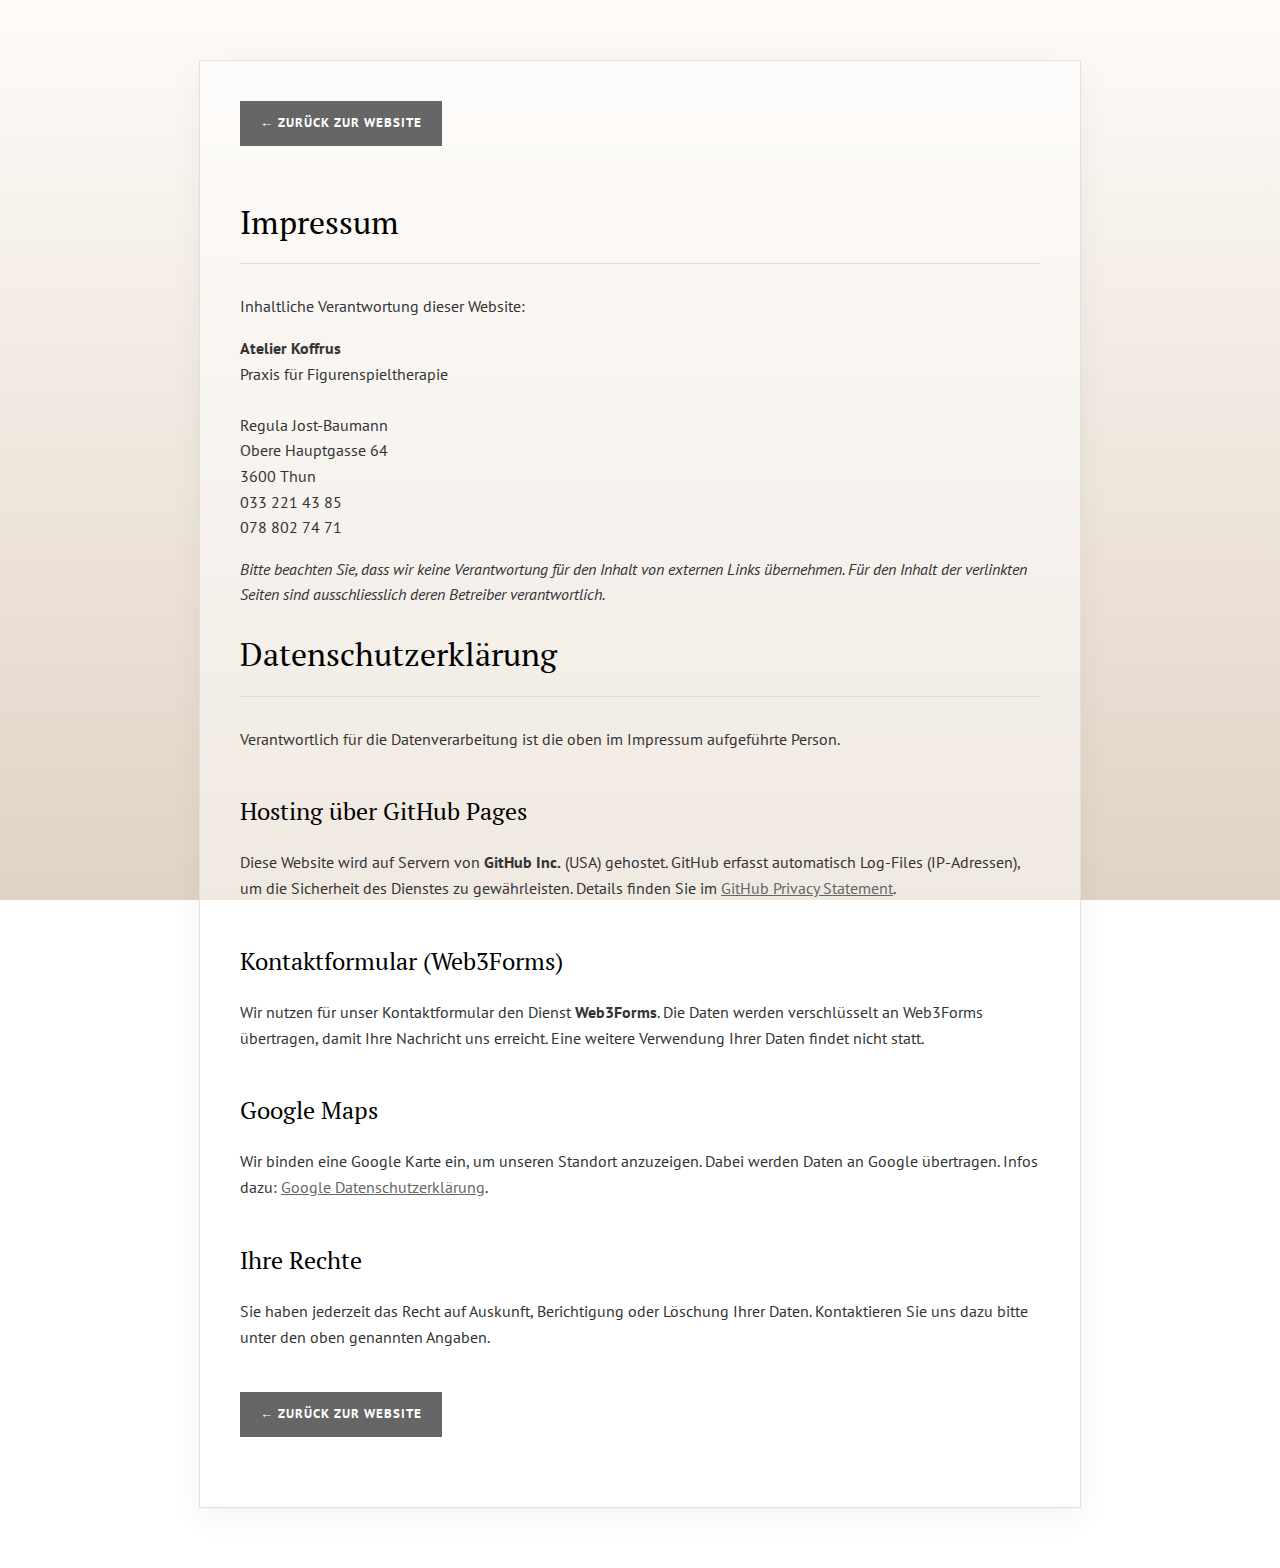
<file: datahandling.html>
<!DOCTYPE html>
<html lang="de">
<head>
    <meta charset="UTF-8">
    <meta name="viewport" content="width=device-width, initial-scale=1.0">
    <title>Impressum & Datenschutz - Atelier Koffrus</title>
    <link href="https://fonts.googleapis.com/css?family=PT+Sans:400,700|PT+Serif:400,700" rel="stylesheet">
    <style>
        body {
            margin: 0;
            padding: 0;
            /* Der originale Beige-Verlauf deiner Website */
            background: #fefbf8;
            background: linear-gradient(to bottom, #fefbf8 0%, #e1d3c4 100%);
            background-attachment: fixed;
            font-family: 'PT Sans', sans-serif;
            color: #333;
            line-height: 1.6;
        }
        .container {
            max-width: 800px;
            margin: 60px auto;
            padding: 40px;
            background: rgba(255, 255, 255, 0.5); /* Leichte Transparenz für den Look */
            border: 1px solid #e0e0e0;
            box-shadow: 0 10px 30px rgba(0,0,0,0.05);
        }
        h1, h2 {
            font-family: 'PT Serif', serif;
            font-weight: normal;
            color: #000;
        }
        h1 { border-bottom: 1px solid #dcdcdc; padding-bottom: 15px; margin-bottom: 30px; }
        h2 { margin-top: 40px; }
        .back-button {
            display: inline-block;
            margin-bottom: 30px;
            padding: 12px 20px;
            background: #666;
            color: #fff;
            text-decoration: none;
            text-transform: uppercase;
            font-weight: bold;
            font-size: 13px;
            letter-spacing: 1px;
        }
        .back-button:hover { background: #444; }
        a { color: #666; text-decoration: underline; }
        footer { margin-top: 50px; font-size: 12px; color: #888; text-align: center; }
    </style>
</head>
<body>

<div class="container">
    <a href="index.html" class="back-button">← Zurück zur Website</a>

    <h1>Impressum</h1>
    <p>Inhaltliche Verantwortung dieser Website:</p>
    <p>
        <strong>Atelier Koffrus</strong><br>
        Praxis für Figurenspieltherapie<br><br>
        Regula Jost-Baumann<br>
        Obere Hauptgasse 64<br>
        3600 Thun<br>
        033 221 43 85<br>
        078 802 74 71
    </p>
    <p><i>Bitte beachten Sie, dass wir keine Verantwortung für den Inhalt von externen Links übernehmen. Für den Inhalt der verlinkten Seiten sind ausschliesslich deren Betreiber verantwortlich.</i></p>

    <h1>Datenschutzerklärung</h1>
    <p>Verantwortlich für die Datenverarbeitung ist die oben im Impressum aufgeführte Person.</p>

    <h2>Hosting über GitHub Pages</h2>
    <p>Diese Website wird auf Servern von <strong>GitHub Inc.</strong> (USA) gehostet. GitHub erfasst automatisch Log-Files (IP-Adressen), um die Sicherheit des Dienstes zu gewährleisten. Details finden Sie im <a href="https://docs.github.com/en/site-policy/privacy-policies/github-privacy-statement" target="_blank">GitHub Privacy Statement</a>.</p>

    <h2>Kontaktformular (Web3Forms)</h2>
    <p>Wir nutzen für unser Kontaktformular den Dienst <strong>Web3Forms</strong>. Die Daten werden verschlüsselt an Web3Forms übertragen, damit Ihre Nachricht uns erreicht. Eine weitere Verwendung Ihrer Daten findet nicht statt.</p>

    <h2>Google Maps</h2>
    <p>Wir binden eine Google Karte ein, um unseren Standort anzuzeigen. Dabei werden Daten an Google übertragen. Infos dazu: <a href="https://policies.google.com/privacy" target="_blank">Google Datenschutzerklärung</a>.</p>

    <h2>Ihre Rechte</h2>
    <p>Sie haben jederzeit das Recht auf Auskunft, Berichtigung oder Löschung Ihrer Daten. Kontaktieren Sie uns dazu bitte unter den oben genannten Angaben.</p>
    
    <br>
    <a href="index.html" class="back-button">← Zurück zur Website</a>
</div>

</body>
</html>
</file>
<file: css/195cd4e5-50ed-4b68-a0f6-df4425564301.css>
body.bc{background-color:transparent;background-image:none;}body.texture{background-color:transparent;background-repeat:no-repeat;background-image:none;}body.bgradVertical{background-color:transparent;background-image:-ms-linear-gradient(top,#fefbf8 0%,#e1d3c4 100%);background-image:-moz-linear-gradient(top,#fefbf8 0%,#e1d3c4 100%);background-image:-o-linear-gradient(top,#fefbf8 0%,#e1d3c4 100%);background-image:-webkit-gradient(linear,left top,left bottom,color-stop(0,#fefbf8),color-stop(1,#e1d3c4));background-image:-webkit-linear-gradient(top,#fefbf8 0%,#e1d3c4 100%);background-image:linear-gradient(to bottom,#fefbf8 0%,#e1d3c4 100%);filter:progid:DXImageTransform.Microsoft.gradient(GradientType=0,startColorstr=#fefbf8,endColorstr=#e1d3c4);}body.bgradHorizontal{background-color:transparent;background-image:-ms-linear-gradient(left,#fefbf8 0%,#e1d3c4 100%);background-image:-moz-linear-gradient(left,#fefbf8 0%,#e1d3c4 100%);background-image:-o-linear-gradient(left,#fefbf8 0%,#e1d3c4 100%);background-image:-webkit-gradient(linear,left top,right top,color-stop(0,#fefbf8),color-stop(1,#e1d3c4));background-image:-webkit-linear-gradient(left,#fefbf8 0%,#e1d3c4 100%);background-image:linear-gradient(to right,#fefbf8 0%,#e1d3c4 100%);filter:progid:DXImageTransform.Microsoft.gradient(GradientType=1,startColorstr=#fefbf8,endColorstr=#e1d3c4);}body.bgradCircular{background-color:transparent;background-image:-ms-radial-gradient(center,ellipse farthest-corner,#fefbf8 0%,#e1d3c4 100%);background-image:-moz-radial-gradient(center,ellipse farthest-corner,#fefbf8 0%,#e1d3c4 100%);background-image:-o-radial-gradient(center,ellipse farthest-corner,#fefbf8 0%,#e1d3c4 100%);background-image:-webkit-gradient(radial,center center,0,center center,497,color-stop(0,#fefbf8),color-stop(1,#e1d3c4));background-image:-webkit-radial-gradient(center,ellipse farthest-corner,#fefbf8 0%,#e1d3c4 100%);background-image:radial-gradient(ellipse farthest-corner at center,#fefbf8 0%,#e1d3c4 100%);}body.bgImageOriginal{background-image:none;background-position:center top;background-repeat:no-repeat;}body.bgImageFullscreen{min-height:100%;background-position:center top;background-repeat:no-repeat;background-image:none;background-attachment:fixed;-webkit-background-size:cover;-moz-background-size:cover;-o-background-size:cover;background-size:cover;}body,html{margin:0;padding:0;min-height:100%;}body{height:100%;-webkit-text-size-adjust:100%;}a{outline:none;}a img{border:0;outline:none;max-width:100%;}img{border:0;border-style:none;height:auto;max-width:100%;}*{-webkit-box-sizing:border-box;-moz-box-sizing:border-box;box-sizing:border-box;}.widget{position:relative;}.bk-zone{min-height:40px;}body{font:16px/1.8 sans-serif;font-weight:400;color:#333;}h1,h2,h3,h4,h5,h6{margin:0;line-height:1.2em;padding-bottom:.4em;font-weight:600;}h1{font-size:3.3em;}h2{font-size:2.8em;}h3{font-size:2.3em;}h4{font-size:1.8em;}h5{font-size:1.3em;}h6{font-size:1.1em;}a{text-decoration:none;color:#00f;}a:hover{text-decoration:underline;}[data-name="row"] [data-name^="content"] a:not(.contentgroup__link){text-decoration:underline;}mark{background:#ff0;padding:.2em;}p{font-size:1em;padding-top:0;padding-bottom:.4em;margin-top:0;margin-bottom:0;}del,s{text-decoration:line-through;}strong,b{font-weight:600;}small,time,cite,details p,dt{font-size:.8em;}abbr,dfn{border-bottom:dashed 1px #ddd;padding:.15em;cursor:help;}i,em,cite,noscript{font-style:italic;}u,ins{text-decoration:underline;}sup,sub{font-size:.75em;line-height:1em;}sub{vertical-align:baseline;}sup{vertical-align:text-top;}hr{height:1px;border:0;background:#ddd;margin-top:0;margin-bottom:1em;}blockquote{padding:1.8em;margin:0 0 1em 0;quotes:"\201C" "\201D" "\2018" "\2019";position:relative;}blockquote:before{content:open-quote;color:#ddd;font-size:3.05em;position:absolute;left:.1em;top:.19em;}q:before{content:"\2018";}q:after{content:"\2019";}q:before,q:after{font-size:1.1em;}address{font-style:normal;padding:0 0 1em 0;}samp,pre,code,kbd,var{font-family:monospace;margin:0;}pre{padding-bottom:1em;margin:0;line-height:1.8em;overflow:auto;border:1px solid #54382c;padding:0.5em;}summary:focus{outline:none;text-decoration:underline;}details p{padding-left:1.15em;font-size:.9em;}::-moz-selection{color:#fff;background:#333;}::selection{color:#fff;background:#333;}ul,ol{margin:0;padding:0 0 1em 1.5em;line-height:1.5em;}dl{line-height:1.5em;}dt{color:#999;line-height:1em;padding-top:.8em;}dd{font-size:.9em;margin:0;padding-left:.5em;}.clearfix{*zoom:1;}.clearfix:before,.clearfix:after{content:" ";display:table;}.clearfix:after{clear:both;}.bk-cookie-container{background-color:rgba(0,0,0,0.75);border:1px solid #333;color:white;display:-webkit-box;display:-ms-flexbox;display:flex;-webkit-box-align:center;-ms-flex-align:center;align-items:center;-webkit-box-pack:justify;-ms-flex-pack:justify;justify-content:space-between;bottom:10px;left:0;right:0;margin:0 auto;position:fixed;text-align:left;max-width:860px;width:95%;z-index:2147483647;}.bk-cookie-container p,.bk-cookie-container a{font-family:'Helvetica', Arial, sans-serif;font-weight:400;font-size:14px;line-height:1.5;}.bk-cookie-container p{color:white;padding:0.5em 1em;}.bk-cookie-container p a{color:#96d3ed;}@media only screen and (max-width: 480px){.bk-cookie-container{border:none;border-top:1px solid #333;left:0;bottom:0;margin:0;width:100%;}}.bk-cookie-container .bk-cookie-close-button{-ms-flex-item-align:start;align-self:flex-start;color:rgba(255,255,255,0.5);font-weight:600;line-height:1em;background-color:#000;padding:12px;text-decoration:none;transition:color 0.5s ease;}@media only screen and (max-width: 769px){.bk-cookie-container .bk-cookie-close-button{color:white;}}.bk-cookie-container .bk-cookie-close-button:hover,.bk-cookie-container .bk-cookie-close-button:focus{color:white;text-decoration:none;}.widget.advancedcontactform .form-group.advancedcontactform__form-group--terms,.widget.contactform .form-group.contactform__form-group--terms,.widget.signupform .form-group.signupform__form-group--terms{display:-webkit-box;display:-webkit-flex;display:-moz-flex;display:-ms-flexbox;display:-ms-flex;display:flex;-webkit-flex-wrap:nowrap;-moz-flex-wrap:nowrap;-ms-flex-wrap:nowrap;flex-wrap:nowrap;-webkit-align-items:center;-moz-align-items:center;-ms-align-items:center;-ms-flex-align:center;align-items:center;webkit-box-pack:flex-start;-webkit-justify-content:flex-start;-moz-justify-content:flex-start;-ms-justify-content:flex-start;-ms-flex-pack:flex-start;justify-content:flex-start;margin:6px 0;position:relative;}.widget.advancedcontactform .form-group.advancedcontactform__form-group--terms label,.widget.advancedcontactform .form-group.advancedcontactform__form-group--terms .form__link,.widget.contactform .form-group.contactform__form-group--terms label,.widget.contactform .form-group.contactform__form-group--terms .form__link,.widget.signupform .form-group.signupform__form-group--terms label,.widget.signupform .form-group.signupform__form-group--terms .form__link{color:#54382c;font-family:"PT Sans", Tahoma, Geneva, sans-serif;font-size:14px;font-weight:400;line-height:1.4;margin-bottom:0;text-align:left;text-transform:none;}.widget.advancedcontactform .form-group.advancedcontactform__form-group--terms .form__link,.widget.contactform .form-group.contactform__form-group--terms .form__link,.widget.signupform .form-group.signupform__form-group--terms .form__link{text-decoration:underline;}.widget.advancedcontactform .form-group.advancedcontactform__form-group--terms input[type="checkbox"],.widget.contactform .form-group.contactform__form-group--terms input[type="checkbox"],.widget.signupform .form-group.signupform__form-group--terms input[type="checkbox"]{-webkit-flex-grow:0;-moz-flex-grow:0;-ms-flex-grow:0;-ms-flex-positive:0;flex-grow:0;margin-right:12px;height:auto;width:auto;}@media only screen and (max-width: 1024px){.widget.advancedcontactform .form-group.advancedcontactform__form-group--terms label,.widget.contactform .form-group.contactform__form-group--terms label,.widget.signupform .form-group.signupform__form-group--terms label{display:-webkit-box;display:-webkit-flex;display:-moz-flex;display:-ms-flexbox;display:-ms-flex;display:flex;-webkit-align-items:center;-moz-align-items:center;-ms-align-items:center;-ms-flex-align:center;align-items:center;cursor:pointer;font-size:16px;margin:0;padding:0;-ms-touch-action:manipulation;touch-action:manipulation;}.widget.advancedcontactform .form-group.advancedcontactform__form-group--terms label:before,.widget.advancedcontactform .form-group.advancedcontactform__form-group--terms label:after,.widget.contactform .form-group.contactform__form-group--terms label:before,.widget.contactform .form-group.contactform__form-group--terms label:after,.widget.signupform .form-group.signupform__form-group--terms label:before,.widget.signupform .form-group.signupform__form-group--terms label:after{margin:auto 0;position:absolute;bottom:0;}.widget.advancedcontactform .form-group.advancedcontactform__form-group--terms label:before,.widget.contactform .form-group.contactform__form-group--terms label:before,.widget.signupform .form-group.signupform__form-group--terms label:before{background:#fff;border:1px solid;border-color:rgba(0,0,0,0.2);border-radius:4px;content:"";left:0;margin:auto 0;max-height:35px;min-width:35px;top:0;}.widget.advancedcontactform .form-group.advancedcontactform__form-group--terms label:after,.widget.contactform .form-group.contactform__form-group--terms label:after,.widget.signupform .form-group.signupform__form-group--terms label:after{background:transparent;border:solid;border-color:#54382c;border-top-color:transparent;border-width:0 0 2px 2px;content:"";filter:alpha(opacity=0);height:8px;left:9px;opacity:0;top:-2px;width:18px;zoom:1;transform:rotate(-45deg);}.widget.advancedcontactform .form-group.advancedcontactform__form-group--terms input[type="checkbox"],.widget.contactform .form-group.contactform__form-group--terms input[type="checkbox"],.widget.signupform .form-group.signupform__form-group--terms input[type="checkbox"]{cursor:pointer;flex-shrink:0;filter:alpha(opacity=0);margin:0 10px 0 0;min-height:35px;min-width:35px;height:35px !important;width:35px !important;opacity:0;zoom:1;z-index:1;}.widget.advancedcontactform .form-group.advancedcontactform__form-group--terms input[type="checkbox"]:checked + label:after,.widget.contactform .form-group.contactform__form-group--terms input[type="checkbox"]:checked + label:after,.widget.signupform .form-group.signupform__form-group--terms input[type="checkbox"]:checked + label:after{filter:alpha(opacity=1);opacity:1;}}.widget.signupform .signupform__form-group--terms{margin-top:12px;}.gdpr-footer{text-align:center;}.gdpr-footer__link{color:#54382c;display:inline-block;font-size:16px;line-height:1;padding:15px;text-decoration:none;}.bgImageFullscreen .gdpr-footer,.bgImageOriginal .gdpr-footer{background-color:#f4f2f2;}.widget-align-center,.align-center,div.align-center,a img.align-center{display:block;margin:0 auto;text-align:center;}.widget-align-right,.align-right,div.align-right,a img.align-right{float:right;text-align:right;}.widget-align-left,.align-left,div.align-left,a img.align-left{float:left;text-align:left;}*.justifyleft{text-align:left;}*.justifycenter{text-align:center;}*.justifyright{text-align:right;}*.justifyfull{text-align:justify;}*.justifyitalic{font-style:italic;}*.justifybold{font-weight:bold;}body:after{content:url([data-uri]) url([data-uri]) url([data-uri]) url([data-uri]);display:none;}.lightboxOverlay{position:absolute;top:0;left:0;z-index:9999;background-color:black;filter:progid:DXImageTransform.Microsoft.Alpha(Opacity=80);opacity:0.8;display:none;}.lightbox{position:absolute;left:0;width:100%;z-index:10000;text-align:center;line-height:0;font-weight:normal;}.lightbox .lb-image{display:block;height:auto;-webkit-border-radius:3px;-moz-border-radius:3px;-ms-border-radius:3px;-o-border-radius:3px;border-radius:3px;}.lightbox a img{border:none;}.lb-outerContainer{position:relative;background-color:white;*zoom:1;width:250px;height:250px;margin:0 auto;-webkit-border-radius:4px;-moz-border-radius:4px;-ms-border-radius:4px;-o-border-radius:4px;border-radius:4px;}.lb-outerContainer:after{content:"";display:table;clear:both;}.lb-container{padding:4px;}.lb-loader{position:absolute;top:43%;left:0%;height:25%;width:100%;text-align:center;line-height:0;}.lb-cancel{display:block;width:32px;height:32px;margin:0 auto;background:url([data-uri]) no-repeat;}.lb-nav{position:absolute;top:0;left:0;height:100%;width:100%;z-index:10;}.lb-container > .nav{left:0;}.lb-nav a{outline:none;}.lb-prev,.lb-next{width:49%;height:100%;cursor:pointer;display:block;}.lb-prev{left:0;float:left;}.lb-prev:hover{background:url([data-uri]) left 48% no-repeat;}.lb-next{right:0;float:right;}.lb-next:hover{background:url([data-uri]) right 48% no-repeat;}.lb-dataContainer{margin:0 auto;padding-top:5px;*zoom:1;width:100%;-moz-border-radius-bottomleft:4px;-webkit-border-bottom-left-radius:4px;border-bottom-left-radius:4px;-moz-border-radius-bottomright:4px;-webkit-border-bottom-right-radius:4px;border-bottom-right-radius:4px;}.lb-dataContainer:after{content:"";display:table;clear:both;}.lb-data{padding:0 4px;color:#bbb;}.lb-data .lb-details{width:85%;float:left;text-align:left;line-height:1.1em;}.lb-data .lb-caption{font-size:13px;font-weight:bold;line-height:1em;}.lb-data .lb-number{display:block;clear:left;padding-bottom:1em;font-size:12px;color:#999;}.lb-data .lb-close{display:block;float:right;width:30px;height:30px;background:url([data-uri]) top right no-repeat;text-align:right;outline:none;filter:progid:DXImageTransform.Microsoft.Alpha(Opacity=70);opacity:0.7;}.lb-data .lb-close:hover{cursor:pointer;filter:progid:DXImageTransform.Microsoft.Alpha(Opacity=100);opacity:1;}.blog-post-metadata ul,.blog-post-metadata ol,.blog-post-tags ul,.blog-post-tags ol{padding:0;}.blog-post-metadata li,.blog-post-metadata p,.blog-post-metadata ol,.blog-post-tags li,.blog-post-tags p,.blog-post-tags ol{display:inline;}.blog-post-feature-image-wrap{background-repeat:no-repeat;width:100%;}.blog-post-feature-image-wrap img{max-width:100%;height:auto;}a.blog-back-home{padding-bottom:20px;display:block;}.tweet a,.dropbox button,.filedownload button,.paypalbuynow input[type=submit].widget,.btn{background-repeat:no-repeat;background-position:2px 1px;background-size:15px;padding:0 0 0 20px;width:auto;border:0;font-family:inherit;font-size:inherit;font-weight:normal;}.btn,.contentgroup__link,.basket-summary-continue-shopping{padding:8px 14px;background-image:none;cursor:pointer;}.socialicons a{background-size:15px;background-repeat:no-repeat;background-position:2px 1px;padding-left:20px;}.widget.facebooklike iframe{clear:both;margin-top:8px;border:none;overflow:hidden;width:100%;}.widget.button,.widget.paypalbuynow,.widget.tweet,.widget.dropbox,.widget.filedownload,.widget.clicktocall{margin:10px 0 15px 0;}.widget.button button,.widget.button input,.widget.button a,.widget.button .widget.button.paypal,.widget.paypalbuynow button,.widget.paypalbuynow input,.widget.paypalbuynow a,.widget.paypalbuynow .widget.button.paypal,.widget.tweet button,.widget.tweet input,.widget.tweet a,.widget.tweet .widget.button.paypal,.widget.dropbox button,.widget.dropbox input,.widget.dropbox a,.widget.dropbox .widget.button.paypal,.widget.filedownload button,.widget.filedownload input,.widget.filedownload a,.widget.filedownload .widget.button.paypal,.widget.clicktocall button,.widget.clicktocall input,.widget.clicktocall a,.widget.clicktocall .widget.button.paypal{margin:0;}@media only screen and (max-width: 480px),only screen and (max-width: 700px) and (orientation: landscape){.widget.clicktocall{padding:10px 0;}}.widget.clicktocall a{text-decoration:none;}@media only screen and (max-width: 480px),only screen and (max-width: 700px) and (orientation: landscape){.widget.clicktocall a{background-position:10px;background-repeat:no-repeat;padding:10px 10px 10px 38px;border:0;text-decoration:none;}}.widget.clicktocall a:hover{cursor:pointer;}@media only screen and (max-width: 480px),only screen and (max-width: 700px) and (orientation: landscape){.widget.clicktocall a:hover{background-position:10px;padding:10px 10px 10px 38px;cursor:pointer;text-decoration:none;}}.responsivecolumns{*zoom:1;-moz-box-sizing:border-box;-webkit-box-sizing:border-box;box-sizing:border-box;width:100%;display:block;}.responsivecolumns:before,.responsivecolumns:after{content:" ";display:table;}.responsivecolumns:after{clear:both;}.responsivecolumns .column{float:left;min-height:40px;display:block;box-sizing:border-box;-moz-box-sizing:border-box;-webkit-box-sizing:border-box;}[data-name="row"] .responsivecolumns{box-sizing:border-box;display:-webkit-box;display:-webkit-flex;display:-moz-flex;display:-ms-flexbox;display:-ms-flex;display:flex;-webkit-box-orient:row;-webkit-box-direction:row;-webkit-flex-direction:row;-moz-flex-direction:row;-ms-flex-direction:row;flex-direction:row;-webkit-flex:0 1 auto;-moz-flex:0 1 auto;-ms-flex:0 1 auto;flex:0 1 auto;-webkit-flex-wrap:nowrap;-moz-flex-wrap:nowrap;-ms-flex-wrap:nowrap;flex-wrap:nowrap;position:relative;}@media only screen and (max-width: 769px){[data-name="row"] .responsivecolumns{-webkit-flex-wrap:wrap;-moz-flex-wrap:wrap;-ms-flex-wrap:wrap;flex-wrap:wrap;}}[data-name="row"] .row--layout-reverse .columns-two-left,[data-name="row"] .row--layout-reverse .columns-three-left,[data-name="row"] .row--layout-reverse .columns-four-first{margin-right:0;}[data-name="row"] .row--layout-reverse .columns-two-right,[data-name="row"] .row--layout-reverse .columns-three-right,[data-name="row"] .row--layout-reverse .columns-four-fourth{margin-right:3%;}@media only screen and (max-width: 660px){[data-name="row"] .row--layout-reverse .columns-two-right,[data-name="row"] .row--layout-reverse .columns-three-right,[data-name="row"] .row--layout-reverse .columns-four-fourth{margin-right:0;}}.responsivecolumns .columns-two-left,.responsivecolumns .columns-two-right{width:48.5%;margin-right:3%;}@media only screen and (max-width: 660px){.responsivecolumns .columns-two-left,.responsivecolumns .columns-two-right{width:100%;margin-right:0;}}.responsivecolumns .columns-two-right{margin-right:0;}.responsivecolumns.columns-two-25-75 .columns-two-left{width:22.75%;}.responsivecolumns.columns-two-25-75 .columns-two-right{width:74.25%;}.responsivecolumns.columns-two-75-25 .columns-two-left{width:74.25%;}.responsivecolumns.columns-two-75-25 .columns-two-right{width:22.75%;}.responsivecolumns.columns-two-34-66 .columns-two-left{width:31.333%;}.responsivecolumns.columns-two-34-66 .columns-two-right{width:65.668%;}.responsivecolumns.columns-two-66-34 .columns-two-left{width:65.668%;}.responsivecolumns.columns-two-66-34 .columns-two-right{width:31.333%;}@media only screen and (max-width: 925px){.responsivecolumns.columns-two-75-25 .column,.responsivecolumns.columns-two-25-75 .column,.responsivecolumns.columns-two-66-34 .column,.responsivecolumns.columns-two-34-66 .column{width:48.5%;}}@media only screen and (max-width: 660px){.responsivecolumns.columns-two-75-25 .column,.responsivecolumns.columns-two-25-75 .column,.responsivecolumns.columns-two-66-34 .column,.responsivecolumns.columns-two-34-66 .column{width:100%;}}.responsivecolumns .columns-three-left,.responsivecolumns .columns-three-middle,.responsivecolumns .columns-three-right{width:31.333%;margin-right:3%;}@media only screen and (max-width: 700px){.responsivecolumns .columns-three-left,.responsivecolumns .columns-three-middle,.responsivecolumns .columns-three-right{width:100%;margin-right:0;}}.responsivecolumns .columns-three-right{margin-right:0;}.responsivecolumns.columns-three-25-25-50 .columns-three-left,.responsivecolumns.columns-three-25-25-50 .columns-three-middle{width:22.75%;}.responsivecolumns.columns-three-25-25-50 .columns-three-right{width:48.5%;}.responsivecolumns.columns-three-50-25-25 .columns-three-left{width:48.5%;}.responsivecolumns.columns-three-50-25-25 .columns-three-middle,.responsivecolumns.columns-three-50-25-25 .columns-three-right{width:22.75%;}@media only screen and (max-width: 925px){.responsivecolumns.columns-three-50-25-25 .column,.responsivecolumns.columns-three-25-25-50 .column{width:31.333%;margin-right:3%;}.responsivecolumns.columns-three-50-25-25 .column.columns-three-right,.responsivecolumns.columns-three-25-25-50 .column.columns-three-right{margin-right:0;}}@media only screen and (max-width: 479px){.responsivecolumns.columns-three-50-25-25 .column,.responsivecolumns.columns-three-25-25-50 .column{width:100%;}}.responsivecolumns .columns-four-first,.responsivecolumns .columns-four-second,.responsivecolumns .columns-four-third,.responsivecolumns .columns-four-fourth{width:22.75%;margin-right:3%;}@media only screen and (max-width: 925px){.responsivecolumns .columns-four-first,.responsivecolumns .columns-four-second,.responsivecolumns .columns-four-third,.responsivecolumns .columns-four-fourth{width:48.5%;margin-right:3%;}}@media only screen and (max-width: 479px){.responsivecolumns .columns-four-first,.responsivecolumns .columns-four-second,.responsivecolumns .columns-four-third,.responsivecolumns .columns-four-fourth{width:100%;margin-right:0;}}@media only screen and (max-width: 925px){.responsivecolumns .columns-four-second{margin-right:0;}}@media only screen and (max-width: 925px){.responsivecolumns .columns-four-third{clear:left;}}.responsivecolumns .columns-four-fourth{margin-right:0;}.content{-ms-word-break:break-word;word-break:break-word;word-wrap:break-word;-webkit-hyphens:none;-moz-hyphens:none;hyphens:none;}.content .bk-content-text ol{list-style-position:inside;}.expand .more,.expand .less{color:#ede06b;cursor:pointer;}[class*="wysiwyg-font-size"]{overflow-wrap:break-word;word-wrap:break-word;}.wysiwyg-font-size-10,.wysiwyg-font-size-xx-small{font-size:10px;}.wysiwyg-font-size-12,.wysiwyg-font-size-x-small{font-size:12px;}.wysiwyg-font-size-14,.wysiwyg-font-size-smaller{font-size:14px;}.wysiwyg-font-size-16,.wysiwyg-font-size-small{font-size:16px;}.wysiwyg-font-size-18,.wysiwyg-font-size-medium{font-size:18px;}.wysiwyg-font-size-20,.wysiwyg-font-size-large{font-size:20px;}.wysiwyg-font-size-24,.wysiwyg-font-size-larger{font-size:24px;}.wysiwyg-font-size-28,.wysiwyg-font-size-x-large{font-size:28px;}.wysiwyg-font-size-30,.wysiwyg-font-size-xx-large{font-size:30px;}.wysiwyg-font-size-36{font-size:36px;}.wysiwyg-font-size-48{font-size:48px;}.wysiwyg-font-size-60{font-size:60px;}.wysiwyg-font-size-72{font-size:72px;}.wysiwyg-font-size-84{font-size:84px;}.wysiwyg-font-size-96{font-size:96px;}.wysiwyg-font-size-110{font-size:110px;}.wysiwyg-font-size-128{font-size:128px;}.wysiwyg-font-size-146{font-size:146px;}.wysiwyg-font-size-168{font-size:168px;}.wysiwyg-font-size-192{font-size:192px;}.wysiwyg-font-size-10,.wysiwyg-font-size-12,.wysiwyg-font-size-14,.wysiwyg-font-size-16,.wysiwyg-font-size-18,.wysiwyg-font-size-20,.wysiwyg-font-size-24,.wysiwyg-font-size-28,.wysiwyg-font-size-30{line-height:inherit;}.wysiwyg-font-size-36,.wysiwyg-font-size-48,.wysiwyg-font-size-60,.wysiwyg-font-size-72,.wysiwyg-font-size-84,.wysiwyg-font-size-96{line-height:1;}@media only screen and (max-width: 480px){.wysiwyg-font-size-36,.wysiwyg-font-size-48,.wysiwyg-font-size-60,.wysiwyg-font-size-72,.wysiwyg-font-size-84,.wysiwyg-font-size-96{font-size:48px;line-height:1.1;}}.wysiwyg-font-size-110,.wysiwyg-font-size-128,.wysiwyg-font-size-146,.wysiwyg-font-size-168,.wysiwyg-font-size-192{line-height:1.1;}@media only screen and (max-width: 480px){.wysiwyg-font-size-110,.wysiwyg-font-size-128,.wysiwyg-font-size-146,.wysiwyg-font-size-168,.wysiwyg-font-size-192{font-size:48px;}}p .wysiwyg-font-size-110,p .wysiwyg-font-size-128,p .wysiwyg-font-size-146,p .wysiwyg-font-size-168,p .wysiwyg-font-size-192{line-height:1.2;}.widget.line{*zoom:1;padding:20px 0;}.widget.line:before,.widget.line:after{content:" ";display:table;}.widget.line:after{clear:both;}hr.line{height:2px;width:100%;border:none;}hr.line:align-left{margin:20px auto 20px 0px;}hr.line:align-center{margin:20px auto;}hr.line:align-right{margin:20px 0px 20px auto;}.widget.map span,.widget.map a,.widget.profile .map span,.widget.profile .map a{color:#444;font-size:10px;display:inline;font-family:Roboto, Arial, sans-serif;font-style:normal;font-variant:normal;font-weight:normal;height:auto;letter-spacing:normal;line-height:28px;}.widget.feature .feature-bgimg{height:500px;}@media only screen and (max-width: 480px){.widget.feature .feature-bgimg{height:220px;}}.widget.feature .feature-bgimg .content{height:500px;}@media only screen and (max-width: 480px){.widget.feature .feature-bgimg .content{height:220px;}}.widget.feature .feature-bgimg .content button{margin:1em 0;padding:8px 14px;border:0;text-decoration:none;}.widget.feature .feature-bgimg .content button:hover{cursor:pointer;}@media only screen and (max-width: 480px){.widget.feature .feature-bgimg .content button{margin:0;}}.widget.feature .feature-bgimg .content button.btn.justifyleft{text-align:left;}.widget.feature .feature-bgimg .content button.btn.justifycenter{text-align:center;}.widget.feature .feature-bgimg .content button.btn.justifyright{text-align:right;}.widget.feature .feature-bgimg .content button.btn.justifyfull{text-align:justify;}.widget.feature .feature-bgimg .content button.btn.justifyitalic{font-style:italic;}.widget.feature .feature-bgimg .content button.btn.justifybold{font-weight:bold;}.widget.feature .feature-bgimg .content button span{vertical-align:middle;}.widget.feature .feature-bgimg .content button i{margin-right:5px;}.widget.feature:align-left .content{width:100%;text-align:left;}.widget.feature:align-center .content{width:100%;text-align:center;}.widget.feature:align-right .content{width:100%;text-align:right;}input,textarea{outline:none;text-shadow:none;padding:5px;font-size:inherit;font-family:inherit;font-weight:normal;}input::-webkit-input-placeholder,input:focus::-webkit-input-placeholder,textarea::-webkit-input-placeholder,textarea:focus::-webkit-input-placeholder{color:#333;}input::-moz-placeholder,input:focus::-moz-placeholder,textarea::-moz-placeholder,textarea:focus::-moz-placeholder{color:#333;opacity:1;}input:-ms-input-placeholder,input:focus:-ms-input-placeholder,textarea:-ms-input-placeholder,textarea:focus:-ms-input-placeholder{color:#333;}input::placeholder,input:focus::placeholder,textarea::placeholder,textarea:focus::placeholder{color:#333;}.signupform{padding:0;}.signupform input:focus{outline:none;}.signupform button{cursor:pointer;}.signupform button:focus{outline:none;}.signupform fieldset{padding:0;border:0;margin:0;}.signupform fieldset label{float:left;width:100%;margin-bottom:10px;}.signupform fieldset input{height:45px;width:42%;}.signupform fieldset input:focus{outline:none;}.signupform fieldset input[type=submit]{height:45px;}.signupform fieldset button{padding:5px 10px;margin:0;border:0;text-decoration:none;}.signupform fieldset button:hover{cursor:pointer;}.signupform fieldset button:focus{outline:none;}.advancedcontactform .error{border:1px solid #f06262 !important;}.widget.gallery{display:block;position:relative;}.widget.gallery .gallery-widget{position:relative;display:-webkit-box;display:-webkit-flex;display:-moz-flex;display:-ms-flexbox;display:-ms-flex;display:flex;-webkit-flex-wrap:wrap;-moz-flex-wrap:wrap;-ms-flex-wrap:wrap;flex-wrap:wrap;margin:0 -0.5%;padding:0;list-style:none;*zoom:1;}.widget.gallery .gallery-widget li{float:left;position:relative;padding-bottom:33.33%;width:33.33%;}@media only screen and (max-width: 769px){.widget.gallery .gallery-widget li{padding-bottom:50%;width:50%;}}@media only screen and (max-width: 480px){.widget.gallery .gallery-widget li{margin-left:0;margin-right:0;padding-bottom:100%;width:100%;}}.widget.gallery .gallery-widget li.one-to-one span:inner{background-size:100% 100%;}.widget.gallery .gallery-widget li.portrait span:inner{background-size:100% auto;}.widget.gallery .gallery-widget li.landscape span:inner{background-size:auto 100%;}.widget.gallery .gallery-widget li .inner{background-position:center center;background-repeat:no-repeat;-webkit-background-size:cover;-moz-background-size:cover;-o-background-size:cover;background-size:cover;position:absolute;left:5px;right:5px;top:0;bottom:10px;overflow:hidden;}.widget.gallery .gallery-widget li .inner img{display:none;}.widget.gallery .gallery-widget li .inner a{position:absolute;top:0;left:0;right:0;bottom:0;}.widget.gallery .gallery-widget li .inner a:hover{text-decoration:none;}.widget.gallery .image-data{display:none;padding:15px;height:100%;}.widget.gallery .inner:hover .image-data{display:block;}.widget.gallery .title,.widget.gallery .description{display:block;}.widget.gallery .title:hover,.widget.gallery .description:hover{text-decoration:none;}.widget.gallery .title{margin-bottom:0.5em;}.menu .main{padding:0;}.menu .menu-items{padding-left:0;}.menu .menu-items li{list-style:none;padding:1.5em 0;}.menu .menu-item-image-wrap{background-repeat:no-repeat;}.menu .menu-item-image-wrap .menu-item-image{max-width:100%;}.menu .menu-subsection{margin:1.5em 0;}.menu .menu-subsection li{list-style:none;}.menu .menu-section-item-dietary-props .dietary-icon,.menu .menu-info .dietary-icon{display:inline-block;border:0;margin:5px 5px 0 0;text-align:center;}.menu .menu-section-item-dietary-props .not-spicy-icon,.menu .menu-info .not-spicy-icon{display:none;}.widget.menusections{margin:1em auto;}.widget.menusections ul{padding:1em 0;list-style:none;}.widget.menusections ul li{display:inline-block;margin:0 1em;}.widget.menusections ul li:first-child{margin-left:0;}.widget.menusections ul li:last-child{margin-right:0;}.widget .extendednavigation li > .text,.widget .navigation li > .text{padding:0 20px;}.widget .extendednavigation li ul,.widget .navigation li ul{display:none;}.widget .extendednavigation ul,.widget .navigation ul{margin:0;padding:0;}@media only screen and (max-width: 769px){.widget .extendednavigation ul,.widget .navigation ul{display:none;width:100%;padding-top:40px;}}.widget .extendednavigation ul li,.widget .navigation ul li{float:left;display:block;}@media only screen and (max-width: 769px){.widget .extendednavigation ul li,.widget .navigation ul li{width:100%;padding:1em 0;}}.widget .extendednavigation ul li:hover ul,.widget .navigation ul li:hover ul{display:block;position:absolute;z-index:500;padding:0;margin:0 0 0;min-width:140px;}@media only screen and (max-width: 769px){.widget .extendednavigation ul li:hover ul,.widget .navigation ul li:hover ul{margin:16px 0 0;}}.widget .extendednavigation ul li:hover ul li,.widget .navigation ul li:hover ul li{display:block;width:100%;}.widget .extendednavigation ul li:hover ul li .box-sizing a,.widget .navigation ul li:hover ul li .box-sizing a{display:block;padding:0;}.widget .extendednavigation ul li a,.widget .navigation ul li a{display:block;padding:0 20px;}.widget .extendednavigation ul li a:hover,.widget .navigation ul li a:hover{text-decoration:none;}.widget .extendednavigation ul li.folder,.widget .navigation ul li.folder{position:relative;margin-right:10px;cursor:pointer;}.widget .extendednavigation ul li.folder .text,.widget .navigation ul li.folder .text{display:block;position:relative;}.widget .extendednavigation ul li.folder .text:hover,.widget .navigation ul li.folder .text:hover{text-decoration:none;}.widget .extendednavigation a.pull,.widget .navigation a.pull{display:none;}@media only screen and (max-width: 769px){.widget .extendednavigation a.pull,.widget .navigation a.pull{position:absolute;right:0;top:-43px;display:inline-block;width:40px;height:40px;border:none;text-indent:-900em;overflow:hidden;cursor:pointer;outline:none;padding:0;}.widget .extendednavigation a.pull:after,.widget .navigation a.pull:after{content:'';position:absolute;width:26px;height:3px;background:#c7c7c7;top:0;right:0;box-shadow:0 6px 0 #c7c7c7, 0 12px 0 #c7c7c7;border-radius:1px;}}div.widget .extendednavigation ul li,div.widget .navigation ul li{float:none;display:inline-block;}div.widget .extendednavigation ul.align-left,div.widget .navigation ul.align-left{float:left;text-align:left;}div.widget .extendednavigation ul.align-right,div.widget .navigation ul.align-right{float:right;text-align:right;}div.widget .extendednavigation ul.align-center,div.widget .navigation ul.align-center{float:none;text-align:center;}.widget.responsiveslideshow{min-height:300px;}.widget.responsiveslideshow .slideshow-widget{position:relative;}.widget.responsiveslideshow .slideshow-image-list .slideshow-image-item{display:none;}.widget.responsiveslideshow .slideshow-image-list .slideshow-image-item.current{display:list-item;}.widget.responsiveslideshow span.inner img{width:auto;}.widget.responsiveslideshow .image-wrapper{padding:0;}.widget.responsiveslideshow .crop .image-wrapper{padding:0;}.widget.responsiveslideshow .content-wrapper{position:absolute;bottom:0;left:0;right:0;top:auto;}.widget.responsiveslideshow .slideshow-image-list{min-height:450px;position:relative;}@media only screen and (max-width: 769px){.widget.responsiveslideshow .slideshow-image-list{min-height:350px;}}.widget.responsiveslideshow .slideshow-image-item{position:absolute;top:0;left:0;right:0;bottom:0;}.widget.responsiveslideshow .slideshow-image-link{height:100%;left:0;position:absolute;right:0;top:0;width:100%;}.widget.responsiveslideshow .title,.widget.responsiveslideshow .description{display:inline-block;padding:5px 20px 0 20px;}@media only screen and (max-width: 480px){.widget.responsiveslideshow .title{padding-bottom:7px;}}@media only screen and (max-width: 480px){.widget.responsiveslideshow .description{display:none;}}.widget.responsiveslideshow .slideshow-widget .btn-prev,.widget.responsiveslideshow .slideshow-widget .btn-next{position:absolute;top:43%;display:block;cursor:pointer;}.widget.responsiveslideshow .slideshow-widget .btn-prev{z-index:11;left:10px;background:#ddd;}.widget.responsiveslideshow .slideshow-widget .btn-next{z-index:11;right:10px;background:#ddd;}.widget.responsiveslideshow .slideshow-widget .btn-play{background:#ddd;font-size:0;text-indent:-99999px;position:absolute;cursor:pointer;z-index:12;width:6%;height:60px;top:39%;left:47%;}@media only screen and (max-width: 769px){.widget.responsiveslideshow .slideshow-widget{height:350px;}}.widget.responsiveslideshow .slideshow-widget-controls{margin-top:10px;}.widget.responsiveslideshow .slideshow-widget-controls .dot{border:none;background:#ddd;width:10px;height:10px;}.widget.responsiveslideshow .slideshow-widget-controls .dot.selected{box-sizing:border-box;background:#000;border:2px solid #ddd;}.svg .bk-socialicons-linkedin a{background-image:url([data-uri]);}.bk-socialicons-linkedin a{background-image:url([data-uri]);}.svg .bk-socialicons-twitter a{background-image:url("[data-uri]");}.bk-socialicons-twitter a{background-image:url([data-uri]);}.svg .bk-socialicons-facebook a{background-image:url([data-uri]);}.bk-socialicons-facebook a{background-image:url([data-uri]);}.svg .bk-socialicons-rss a{background-image:url([data-uri]);}.bk-socialicons-rss a{background-image:url([data-uri]);}.svg .bk-socialicons-youtube a{background-image:url([data-uri]);}.bk-socialicons-youtube a{background-image:url([data-uri]);}.svg .bk-socialicons-pinterest a{background-image:url([data-uri]);}.bk-socialicons-pinterest a{background-image:url('[data-uri]');}.svg .bk-socialicons-instagram a{background-image:url([data-uri]);}.bk-socialicons-instagram a{background-image:url('[data-uri]');}.bk-socialicons-vkontakte a{background-image:url([data-uri]);}.bk-socialicons-xing a{background-image:url("[data-uri]");}.widget.twitter{padding:0;}.widget.twitter ul{padding:0;margin:0;}.widget.twitter ul li{list-style:none;padding-bottom:30px;*zoom:1;}.widget.twitter ul li:before,.widget.twitter ul li:after{content:" ";display:table;}.widget.twitter ul li:after{clear:both;}.widget.twitter ul li a,.widget.twitter ul li p{text-decoration:none;-ms-word-break:break-all;word-break:break-all;word-break:break-word;-webkit-hyphens:auto;-moz-hyphens:auto;word-wrap:break-word;hyphens:auto;display:inline-block;}.widget.twitter ul li a:hover,.widget.twitter ul li p:hover{text-decoration:underline;}.widget.twitter ul li span a{text-decoration:underline;}.widget.twitter .twitter-profile-pic{float:left;margin-right:20px;}.yelpreview{list-style:none;padding-left:0;}.yelpreview dd{padding-left:0;}.widget.facebookcomments .fb-comments,.widget.facebookcomments .fb-comments span,.widget.facebookcomments .fb-comments.fb_iframe_widget span iframe{width:100% !important;}.widget.map .map{line-height:0;}.widget.profile .map img,.widget.map img{max-width:inherit;}.service-list__group{list-style:none;margin:0;padding:0;}.service-list__field--name,.service-list__field--description,.service-list__field--duration,.service-list__field--price,.service-list__heading-text,.service-list__body-text{margin:0;padding:0;}.service-list__button{line-height:1;height:auto;}.print-mixin *{box-shadow:none !important;text-shadow:none !important;border:none !important;}.print-mixin *:not(.print-bg-override){background:transparent !important;color:#000 !important;}.print-mixin .print-bg-override{-webkit-print-color-adjust:exact;}.print-mixin pre,.print-mixin blockquote{border:1px solid #999;page-break-inside:avoid;}.print-mixin input[type=text],.print-mixin input[type=email],.print-mixin input[type=search],.print-mixin .signupform fieldset input[type=email],.print-mixin .widget.profile form fieldset input[type=email],.print-mixin textarea,.print-mixin button{border:1px solid #000 !important;}.print-mixin thead{display:table-header-group;}.print-mixin tr,.print-mixin img{page-break-inside:avoid;}.print-mixin img{max-width:100% !important;}@page{margin:0.5cm;}.print-mixin p,.print-mixin h2,.print-mixin h3{orphans:3;widows:3;}.print-mixin h2,.print-mixin h3{page-break-after:avoid;}@media print{body{background-color:#fff !important;background-image:none !important;}*{box-shadow:none !important;text-shadow:none !important;border:none !important;}*:not(.print-bg-override){background:transparent !important;color:#000 !important;}.print-bg-override{-webkit-print-color-adjust:exact;}pre,blockquote{border:1px solid #999;page-break-inside:avoid;}input[type=text],input[type=email],input[type=search],.signupform fieldset input[type=email],.widget.profile form fieldset input[type=email],textarea,button{border:1px solid #000 !important;}thead{display:table-header-group;}tr,img{page-break-inside:avoid;}img{max-width:100% !important;}@page{margin:0.5cm;}p,h2,h3{orphans:3;widows:3;}h2,h3{page-break-after:avoid;}}.bk-print{background-color:#fff !important;background-image:none !important;}.bk-print *{box-shadow:none !important;text-shadow:none !important;border:none !important;}.bk-print *:not(.print-bg-override){background:transparent !important;color:#000 !important;}.bk-print .print-bg-override{-webkit-print-color-adjust:exact;}.bk-print pre,.bk-print blockquote{border:1px solid #999;page-break-inside:avoid;}.bk-print input[type=text],.bk-print input[type=email],.bk-print input[type=search],.bk-print .signupform fieldset input[type=email],.bk-print .widget.profile form fieldset input[type=email],.bk-print textarea,.bk-print button{border:1px solid #000 !important;}.bk-print thead{display:table-header-group;}.bk-print tr,.bk-print img{page-break-inside:avoid;}.bk-print img{max-width:100% !important;}@page{margin:0.5cm;}.bk-print p,.bk-print h2,.bk-print h3{orphans:3;widows:3;}.bk-print h2,.bk-print h3{page-break-after:avoid;}.tweet a,.dropbox button,.filedownload button,.paypalbuynow input[type=submit].widget,.btn{background-color:#ede06b;color:#54382c;}button.btn,.basket-summary-continue-shopping{background-color:#ede06b;font-family:"PT Sans", Tahoma, Geneva, sans-serif;font-size:15px;font-weight:400;line-height:25px;color:#54382c;letter-spacing:inherit;}.ecombasketsummary__paypal-commerce-button-container{margin-top:3px;float:right;}@media only screen and (max-width: 480px){.ecombasketsummary__paypal-commerce-button-container{margin-top:10px;float:none;width:100%;}}.socialicons a{background-color:#ede06b;color:#54382c;}.socialicons a:hover{background-color:#e7d63e;}.socialicons a:active{background-color:#d8c51a;}.dropbox button{background-image:url([data-uri]);}.paypalbuynow input[type=submit].widget{background-image:url([data-uri]);}.widget.button,.widget.clicktocall{*zoom:1;}.widget.button:before,.widget.button:after,.widget.clicktocall:before,.widget.clicktocall:after{content:" ";display:table;}.widget.button:after,.widget.clicktocall:after{clear:both;}.widget.button button{margin:0;}.widget.tweet{*zoom:1;padding:9px 0;}.widget.tweet:before,.widget.tweet:after{content:" ";display:table;}.widget.tweet:after{clear:both;}.widget.tweet a{padding:14px 10px 14px 40px;margin:1em 0;border:none;background-image:url([data-uri]);background-repeat:no-repeat;background-position:10px;background-size:22px;background-color:#ede06b;font-family:"PT Sans", Tahoma, Geneva, sans-serif;font-size:15px;font-weight:400;line-height:25px;color:#54382c;letter-spacing:inherit;text-decoration:none;-webkit-font-smoothing:initial;}.widget.tweet a:hover,.widget.tweet a:active{background-color:#f3ea98;background-image:url([data-uri]);cursor:pointer;}.widget.dropbox{*zoom:1;}.widget.dropbox:before,.widget.dropbox:after{content:" ";display:table;}.widget.dropbox:after{clear:both;}.widget.dropbox button{padding:10px 10px 10px 40px;margin:1em 0;border:none;background-image:url([data-uri]);background-repeat:no-repeat;background-position:10px;background-size:22px;background-color:#ede06b;font-family:"PT Sans", Tahoma, Geneva, sans-serif;font-size:15px;font-weight:400;line-height:25px;color:#54382c;letter-spacing:inherit;text-decoration:none;}.widget.dropbox button:hover{background-color:#f3ea98;cursor:pointer;}.widget.dropbox .file-name{font-family:"PT Sans", Tahoma, Geneva, sans-serif;font-size:15px;font-weight:400;line-height:25px;color:#54382c;letter-spacing:inherit;margin-left:5px;}.widget.filedownload{*zoom:1;}.widget.filedownload:before,.widget.filedownload:after{content:" ";display:table;}.widget.filedownload:after{clear:both;}.widget.filedownload button{padding:10px 10px 10px 38px;margin:1em 0;border:none;background-image:url('[data-uri]');background-repeat:no-repeat;background-position:13px;background-size:18px;background-color:#ede06b;font-family:"PT Sans", Tahoma, Geneva, sans-serif;font-size:15px;font-weight:400;line-height:25px;color:#54382c;letter-spacing:inherit;text-decoration:none;}.widget.filedownload button:hover{background-color:#f3ea98;cursor:pointer;}.widget.filedownload .file-name{font-family:"PT Sans", Tahoma, Geneva, sans-serif;font-size:15px;font-weight:400;line-height:25px;color:#54382c;letter-spacing:inherit;margin-left:5px;}.widget.paypalbuynow{*zoom:1;}.widget.paypalbuynow:before,.widget.paypalbuynow:after{content:" ";display:table;}.widget.paypalbuynow:after{clear:both;}.widget.paypalbuynow .widget.button.paypal{padding:10px 10px 10px 40px;margin:1em 0;border:none;background-image:url([data-uri]);background-repeat:no-repeat;background-position:10px;background-size:20px;background-color:#ede06b;font-family:"PT Sans", Tahoma, Geneva, sans-serif;font-size:15px;font-weight:400;line-height:25px;color:#54382c;letter-spacing:inherit;text-decoration:none;}.widget.paypalbuynow .widget.button.paypal:hover{background-color:#f3ea98;cursor:pointer;}.clicktocall a{font-family:"PT Sans", Tahoma, Geneva, sans-serif;font-weight:400;color:#54382c;letter-spacing:inherit;font-size:15px;}@media only screen and (max-width: 480px),only screen and (max-width: 700px) and (orientation: landscape){.clicktocall a{background-image:url([data-uri]);background-color:#ede06b;font-family:"PT Sans", Tahoma, Geneva, sans-serif;font-size:15px;font-weight:400;line-height:25px;color:#54382c;letter-spacing:inherit;}}@media only screen and (max-width: 480px),only screen and (max-width: 700px) and (orientation: landscape){.clicktocall a:hover{background-image:url([data-uri]);background-color:#f3ea98;color:#54382c;}}hr.line{background-color:#595959;}.widget.feature{position:relative;width:100%;height:auto;}.widget.feature .feature-bgimg{display:table;width:100%;background-repeat:no-repeat;background-position:center center;-webkit-background-size:cover;-moz-background-size:cover;-o-background-size:cover;background-size:cover;min-height:100px;}.widget.feature .feature-bgimg .content{min-height:200px;display:table-cell;vertical-align:middle;-webkit-box-sizing:border-box;-moz-box-sizing:border-box;box-sizing:border-box;}.widget.feature .feature-bgimg .content .spare{display:block;}.widget.feature h2{font-family:"PT Serif", Georgia, serif;font-size:46px;font-weight:400;line-height:56px;color:#54382c;letter-spacing:inherit;}@media only screen and (max-width: 480px){.widget.feature h2{font-size:27.6px;line-height:28px;}}.widget.feature h3{font-family:"PT Sans", Tahoma, Geneva, sans-serif;font-size:18px;font-weight:400;line-height:30px;color:#54382c;letter-spacing:inherit;}@media only screen and (max-width: 480px){.widget.feature h3{font-size:12.6px;line-height:24px;}}.widget.feature button{background-color:#ede06b;font-family:"PT Sans", Tahoma, Geneva, sans-serif;font-size:15px;font-weight:400;line-height:25px;color:#54382c;letter-spacing:inherit;}.widget.feature button:hover{background-color:#f3ea98;}body{background-color:#f4f2f2;font-family:"PT Sans", Tahoma, Geneva, sans-serif;font-size:15px;font-weight:400;line-height:25px;color:#54382c;letter-spacing:inherit;}a{color:#ede06b;text-decoration:none;}a:hover{text-decoration:underline;}h1,.contentgroup__h1{font-family:"PT Serif", Georgia, serif;font-weight:400;color:#54382c;line-height:40px;letter-spacing:inherit;font-size:30px;}h2,.contentgroup__h2{font-family:"PT Serif", Georgia, serif;font-size:28px;font-weight:inherit;line-height:38px;color:#54382c;letter-spacing:inherit;}h3,.contentgroup__h3{font-family:"PT Serif", Georgia, serif;font-size:22px;font-weight:inherit;color:#54382c;line-height:32px;letter-spacing:inherit;}h4,.contentgroup__h4{font-family:"PT Serif", Georgia, serif;font-size:20px;font-weight:inherit;line-height:30px;color:#54382c;letter-spacing:inherit;}p,ul,ol,li,.p-font,.contentgroup__body{font-family:"PT Sans", Tahoma, Geneva, sans-serif;font-size:15px;font-weight:400;line-height:25px;color:#54382c;letter-spacing:inherit;}.extendednavigation a{font-family:"PT Sans", Tahoma, Geneva, sans-serif;font-size:16px;font-weight:400;line-height:26px;color:#f9e5a7;letter-spacing:inherit;}small{font-family:inherit;}blockquote{margin:30px 0;font-family:"PT Sans", Tahoma, Geneva, sans-serif;font-weight:400;color:#54382c;line-height:25px;letter-spacing:inherit;font-size:15px;}blockquote:before{content:open-quote;left:0;top:22px;font-family:georgia;color:#4d4d4d;}blockquote:after{content:no-close-quote;}.bold{font-weight:bold !important;}.italic{font-style:italic !important;}.widget.companyname{display:block;}.widget.companyname a{font-family:"PT Sans", Tahoma, Geneva, sans-serif;font-weight:400;color:#54382c;line-height:28px;letter-spacing:inherit;font-size:18px;-ms-word-break:break-word;word-break:break-word;word-wrap:break-word;-webkit-hyphens:none;-moz-hyphens:none;hyphens:none;}.widget.companyname a:hover{cursor:pointer;text-decoration:none;}@media only screen and (max-width: 480px){.widget.companyname a{font-size:18px;}}.contactform fieldset,.advancedcontactform fieldset{border:none;padding:0;margin:20px 0;}.contactform label,.advancedcontactform label{width:100%;font-family:"PT Serif", Georgia, serif;font-size:20px;font-weight:inherit;line-height:30px;color:#54382c;letter-spacing:inherit;}.contactform input,.contactform select,.contactform textarea,.advancedcontactform input,.advancedcontactform select,.advancedcontactform textarea{width:100%;}.contactform button,.contactform button.btn,.advancedcontactform button,.advancedcontactform button.btn{padding:8px 14px;margin:0;border:0;background-color:#ede06b;font-family:"PT Sans", Tahoma, Geneva, sans-serif;font-size:15px;font-weight:400;line-height:25px;color:#54382c;letter-spacing:inherit;text-decoration:none;}.contactform button:hover,.contactform button.btn:hover,.advancedcontactform button:hover,.advancedcontactform button.btn:hover{background-color:#f3ea98;cursor:pointer;}.contactform .option-list,.advancedcontactform .option-list{padding:0;}.contactform input[type="radio"],.contactform input[type="checkbox"],.contactform .label--radio,.contactform .label--checkbox,.advancedcontactform input[type="radio"],.advancedcontactform input[type="checkbox"],.advancedcontactform .label--radio,.advancedcontactform .label--checkbox{display:inline;}.contactform input[type="checkbox"],.contactform input[type="radio"],.advancedcontactform input[type="checkbox"],.advancedcontactform input[type="radio"]{width:inherit;height:inherit;}.contactform .option-item--radio,.contactform .option-item--checkbox,.advancedcontactform .option-item--radio,.advancedcontactform .option-item--checkbox{list-style-type:none;}.contactform input[type="radio"],.advancedcontactform input[type="radio"]{-webkit-appearance:radio;-moz-appearance:radio;appearance:radio;}.contactform input[type="checkbox"],.advancedcontactform input[type="checkbox"]{-webkit-appearance:checkbox;-moz-appearance:checkbox;appearance:checkbox;}.advancedcontactform legend{display:none;visibility:hidden;}.widget.contactform .submitting,.widget.advancedcontactform .submitting,.widget.profile .submitting,.widget.signupform .submitting,.ecom-product-add-to-cart-btn-wrapper .submitting{overflow:hidden;position:relative;}.widget.contactform .submitting:before,.widget.contactform .submitting:after,.widget.advancedcontactform .submitting:before,.widget.advancedcontactform .submitting:after,.widget.profile .submitting:before,.widget.profile .submitting:after,.widget.signupform .submitting:before,.widget.signupform .submitting:after,.ecom-product-add-to-cart-btn-wrapper .submitting:before,.ecom-product-add-to-cart-btn-wrapper .submitting:after{content:"";position:absolute;}.widget.contactform .submitting:before,.widget.advancedcontactform .submitting:before,.widget.profile .submitting:before,.widget.signupform .submitting:before,.ecom-product-add-to-cart-btn-wrapper .submitting:before{top:0;left:0;right:0;bottom:0;background-color:rgba(244,242,242,0.5);-webkit-animation:fadein .5s ease-in-out;animation:fadein .5s ease-in-out;border-radius:inherit;}.widget.contactform .submitting:after,.widget.advancedcontactform .submitting:after,.widget.profile .submitting:after,.widget.signupform .submitting:after,.ecom-product-add-to-cart-btn-wrapper .submitting:after{top:50%;left:50%;margin-left:-20px;margin-top:-20px;width:40px;height:40px;background-color:#333;border-radius:100%;-webkit-animation:scaleout 1.0s infinite ease-in-out;animation:scaleout 1.0s infinite ease-in-out;}@-webkit-keyframes scaleout{0%{-webkit-transform:scale(0.0);}100%{-webkit-transform:scale(1.0);opacity:0;}}@keyframes scaleout{0%{transform:scale(0.0);-webkit-transform:scale(0.0);}100%{transform:scale(1.0);-webkit-transform:scale(1.0);opacity:0;}}@-webkit-keyframes fadein{0%{background-color:rgba(244,242,242,0);}100%{background-color:rgba(244,242,242,0.5);}}@keyframes fadein{0%{background-color:rgba(244,242,242,0);}100%{background-color:rgba(244,242,242,0.5);}}.signupform label{font-family:"PT Serif", Georgia, serif;font-size:20px;font-weight:inherit;line-height:30px;color:#54382c;letter-spacing:inherit;}.signupform button{background-color:#ede06b;font-family:"PT Sans", Tahoma, Geneva, sans-serif;font-size:15px;font-weight:400;color:#54382c;letter-spacing:inherit;}.signupform button:hover{background-color:#f3ea98;}input,select,textarea{font-family:"PT Sans", Tahoma, Geneva, sans-serif;font-size:15px;font-weight:400;line-height:25px;color:#54382c;letter-spacing:inherit;border:1px solid #333;}input:focus,select:focus,textarea:focus{border-color:#1a1a1a;}input:focus::-webkit-input-placeholder{color:#999;}input:focus:-moz-placeholder{color:#999;}input:focus::-moz-placeholder{color:#999;}input:focus:-ms-input-placeholder{color:#999;}.signupform button{line-height:30px;}.gallery .inner{background-color:#f4f2f2;}.gallery .title,.gallery .description{font-family:"PT Sans", Tahoma, Geneva, sans-serif;font-size:15px;font-weight:400;line-height:25px;color:#333;letter-spacing:inherit;}.gallery .image-data{background:rgba(244,242,242,0.8);}.widget.menu .menu-items{column-count:2;column-gap:50px;-moz-column-count:2;-moz-column-gap:50px;-webkit-column-count:2;-webkit-column-gap:50px;}.widget.menu .menu-items > *{break-inside:avoid;-webkit-column-break-inside:avoid;-moz-column-break-inside:avoid;-ms-column-break-inside:avoid;-o-column-break-inside:avoid;page-break-inside:avoid;display:table;table-layout:fixed;width:100%;}.widget.menu .menu-items.odd{-webkit-column-count:3;-moz-column-count:3;column-count:3;}@media only screen and (max-width: 769px){.widget.menu .menu-items.odd{-webkit-column-count:1;-moz-column-count:1;column-count:1;}}.widget.menu .menu-items.odd.bk1-columns{-webkit-column-count:1;-moz-column-count:1;column-count:1;max-width:50%;margin:0 auto;text-align:center;}@media only screen and (max-width: 769px){.widget.menu .menu-items.odd.bk1-columns{max-width:100%;}}@media only screen and (max-width: 769px){.widget.menu .menu-items{column-count:2;column-gap:60px;-moz-column-count:2;-moz-column-gap:60px;-webkit-column-count:2;-webkit-column-gap:60px;}}@media only screen and (max-width: 480px){.widget.menu .menu-items{column-count:1;-moz-column-count:1;-webkit-column-count:1;}}.widget.responsivecolumns .widget.menu .menu-items{column-count:1;-moz-column-count:1;-webkit-column-count:1;}@media only screen and (max-width: 769px){.widget.responsivecolumns .widget.menu .menu-items{column-count:1;-moz-column-count:1;-webkit-column-count:1;}}.widget.responsivecolumns .widget.menu .menu-items.odd{-webkit-column-count:1;-moz-column-count:1;column-count:1;}.widget .imagewidget__figure{margin:0;}.widget.image{*zoom:1;}.widget.image:before,.widget.image:after{content:" ";display:table;}.widget.image:after{clear:both;}.widget.image a{max-width:100%;}.widget.image a img{display:inline-block;max-width:100%;}.widget.image span.image-title{display:block;margin:5px;font-family:"PT Serif", Georgia, serif;font-weight:inherit;font-size:20px;line-height:30px;text-align:center;}.widget.image span.image-description{display:block;margin:5px;font-family:"PT Sans", Tahoma, Geneva, sans-serif;font-weight:400;font-size:15px;line-height:25px;text-align:center;}.widget.image .image-img{max-width:100%;}.widget.image .widget-align-left span.image-title,.widget.image .widget-align-left span.image-description{text-align:left;margin-right:0;}.widget.image .widget-align-left span img{margin-left:0;margin-right:auto;}.widget.image .widget-align-right span.image-title,.widget.image .widget-align-right span.image-description{text-align:right;margin-right:0;}.widget.image .widget-align-right span img{margin-left:auto;margin-right:0;}.widget.image .widget-align-center span.image-title,.widget.image .widget-align-center span.image-description{text-align:center;}.widget.image .widget-align-center span img{margin-left:auto;margin-right:auto;}@media only screen and (max-width: 769px){.widget .extendednavigation ul li,.widget .navigation ul li{border-bottom:1px solid #e2e2e2;}}.widget .extendednavigation ul li:hover ul,.widget .navigation ul li:hover ul{min-width:180px;max-width:300px;background-color:#f4f2f2;}@media only screen and (max-width: 769px){.widget .extendednavigation ul li:hover ul,.widget .navigation ul li:hover ul{max-width:100%;}}.widget .extendednavigation ul li:hover ul li .text,.widget .navigation ul li:hover ul li .text{overflow:hidden;text-overflow:ellipsis;}.widget .extendednavigation ul li:hover ul li .box-sizing a,.widget .navigation ul li:hover ul li .box-sizing a{color:#333;}.widget .extendednavigation ul li a,.widget .navigation ul li a{font-family:"PT Sans", Tahoma, Geneva, sans-serif;font-size:16px;font-weight:400;color:#f9e5a7;line-height:26px;letter-spacing:inherit;}.widget .extendednavigation ul li a:hover,.widget .navigation ul li a:hover{color:#333;}.widget .extendednavigation ul li.folder:after,.widget .navigation ul li.folder:after{display:block;content:"";position:absolute;right:5px;top:43%;border:4px solid transparent;border-top-color:#f9e5a7;}.widget .extendednavigation ul li.folder .text,.widget .navigation ul li.folder .text{font-family:"PT Sans", Tahoma, Geneva, sans-serif;font-size:16px;font-weight:400;color:#f9e5a7;line-height:26px;letter-spacing:inherit;}.widget .extendednavigation ul li.folder .text:hover,.widget .navigation ul li.folder .text:hover{color:#333;}.widget .extendednavigation .open,.widget .navigation .open{display:block;}.widget .navigation{*zoom:1;}.widget .navigation:before,.widget .navigation:after{content:" ";display:table;}.widget .navigation:after{clear:both;}.widget .navigation li.selected a .text{color:#e2e2e2;}.widget.profile .bk-profile-socialicons{margin:1em 0;font-family:"PT Sans", Tahoma, Geneva, sans-serif;font-size:15px;font-weight:400;line-height:25px;color:#54382c;letter-spacing:inherit;}.widget.profile .bk-profile-socialicons a{text-decoration:none;text-indent:-9999px;white-space:nowrap;}.widget.profile .bk-profile-socialicons span{display:inline-block;}.widget.profile .bk-profile-socialicons span a{display:inline-block;margin-right:6px;margin-bottom:6px;background-size:18px;width:32px;height:32px;background-color:#ede06b;background-repeat:no-repeat;background-position:center;}.widget.profile .bk-profile-socialicons span a:hover{background-color:#f3ea98;}footer .widget.profile .bk-profile-socialicons span a{background-color:#333;}footer .widget.profile .bk-profile-socialicons span a:hover{background-color:#2b2b2b;}.widget.profile ul.twitter{padding:0;margin:0;}.widget.profile ul.twitter li{list-style:none;}.widget.profile ul.twitter .twitter-profile-pic,.widget.profile ul.twitter time,.widget.profile ul.twitter span{display:none;}.widget.profile form{padding:0;margin:1em 0;}.widget.profile form fieldset{padding:0;border:0;margin:0;}.widget.profile form fieldset label{display:none;}.widget.profile form fieldset input{height:42px;width:40%;min-width:160px;background-color:#e8e4e4;border:none;font-family:"PT Sans", Tahoma, Geneva, sans-serif;font-size:15px;font-weight:400;line-height:25px;color:#54382c;letter-spacing:inherit;text-indent:10px;}.widget.profile form fieldset input:focus{outline:none;}.widget.profile form button{padding:10px 14px 8px;margin:0;border:0;text-decoration:none;background-color:#ede06b;font-family:"PT Sans", Tahoma, Geneva, sans-serif;font-size:15px;font-weight:400;line-height:25px;color:#54382c;letter-spacing:inherit;}.widget.profile form button:hover{background-color:#f3ea98;cursor:pointer;}.widget.profile .overlay .message-text{font-family:"PT Sans", Tahoma, Geneva, sans-serif;font-size:15px;font-weight:400;line-height:25px;color:#54382c;letter-spacing:inherit;}.widget.profile .overlay.fail,.widget.profile .overlay.success{background:transparent;position:static;top:auto;right:auto;left:auto;bottom:auto;text-align:inherit;}.widget.profile .overlay.fail .message-box,.widget.profile .overlay.success .message-box{display:block;vertical-align:baseline;}.widget.responsiveslideshow li.slideshow-image-item,.widget.responsiveslideshow span.inner,.widget.responsiveslideshow .image-wrapper,.widget.responsiveslideshow .slideshow-image-item{position:absolute;left:0px;right:0px;top:0px;bottom:0px;overflow:hidden;}.widget.responsiveslideshow .image-wrapper{padding:10px;}.widget.responsiveslideshow .crop .image-wrapper{padding:0;}.widget.responsiveslideshow .slideshow-image-list{margin:0;padding:0;list-style-type:none;position:relative;}.widget.responsiveslideshow .slideshow-image-list.crop span.inner{background-position:center center;background-repeat:no-repeat;}.widget.responsiveslideshow .slideshow-image-list.crop span.inner img{display:none;}.widget.responsiveslideshow .slideshow-image-list.crop span.inner,.widget.responsiveslideshow .slideshow-image-list.crop span.inner.square,.widget.responsiveslideshow .slideshow-image-list.crop span.inner.portrait,.widget.responsiveslideshow .slideshow-image-list.crop span.inner.landscape{background-repeat:no-repeat;background-position:center center;-webkit-background-size:cover;-moz-background-size:cover;-o-background-size:cover;background-size:cover;}.widget.responsiveslideshow .slideshow-image-item{display:none;}.widget.responsiveslideshow .slideshow-image-item.current{display:block;}.widget.responsiveslideshow .slideshow-image{position:absolute;top:50%;left:50%;max-width:100%;max-height:100%;-webkit-transform:translate(-50%,-50%);-moz-transform:translate(-50%,-50%);-ms-transform:translate(-50%,-50%);-o-transform:translate(-50%,-50%);transform:translate(-50%,-50%);}.widget.responsiveslideshow .title,.widget.responsiveslideshow .description{font-family:"PT Sans", Tahoma, Geneva, sans-serif;font-size:15px;font-weight:400;line-height:13.75px;color:#f4f2f2;letter-spacing:inherit;}.widget.responsiveslideshow .slideshow-widget-controls{text-align:center;margin-top:10px;}.widget.responsiveslideshow .slideshow-widget-controls .dot{width:14px;height:14px;line-height:14px;display:inline-block;border:none;}.widget.responsiveslideshow .btn-prev:after,.widget.responsiveslideshow .btn-next:after{text-indent:0;left:0;position:absolute;top:0;font-size:18px;width:100%;text-align:center;}.widget.responsiveslideshow .btn-play:after{content:"||";text-indent:0;font-size:34px;position:absolute;top:0;left:0;width:100%;text-align:center;font-weight:bold;line-height:62px;}.widget.responsiveslideshow .btn-play.pause:after{content:"\25BA";line-height:60px;}.widget.responsiveslideshow:hover span.btn-play{display:block;}.widget.responsiveslideshow.slideshow-empty{padding:10px;}.widget.responsiveslideshow .btn-prev.disabled,.widget.responsiveslideshow .btn-next.disabled,.widget.responsiveslideshow .btn-play.disabled{opacity:0.4;cursor:default;}.widget.socialicons{min-height:32px;margin:1em 0;font-family:"PT Sans", Tahoma, Geneva, sans-serif;font-size:15px;font-weight:400;line-height:25px;color:#54382c;letter-spacing:inherit;}.widget.socialicons a{overflow:hidden;text-decoration:none;text-indent:9999px;white-space:nowrap;}.widget.socialicons span a{display:inline-block;margin-right:6px;margin-bottom:6px;background-size:18px;width:32px;height:32px;background-color:#ede06b;background-repeat:no-repeat;background-position:center;}.widget.socialicons span a:hover{background-color:#f3ea98;}.twitter ul li a{font-family:"PT Sans", Tahoma, Geneva, sans-serif;font-size:15px;font-weight:400;line-height:25px;color:#54382c;letter-spacing:inherit;font-family:"PT Serif", Georgia, serif;font-size:20px;font-weight:inherit;line-height:30px;}.twitter ul li time{color:#754e3e;}.twitter .twitter-content p,.twitter .twitter-content p a{-ms-word-break:break-word;word-wrap:break-word;-webkit-hyphens:none;-moz-hyphens:none;hyphens:none;}.widget.youtube .video-wrapper{position:relative;padding-bottom:56.25%;padding-top:25px;height:0;}.widget.youtube iframe{position:absolute;top:0;left:0;}.widget.ecombasket .ecombasket-pull{width:150px;padding:10px;text-align:center;background-color:#ede06b;}.widget.ecombasket .ecombasket-pull:hover{background-color:#f3ea98;cursor:pointer;}.widget.ecombasket .ecombasket-pull p,.widget.ecombasket .ecombasket-pull .basket-count{color:#54382c;font-size:15px;line-height:25px;font-weight:400;padding:0;}.widget.ecombasket .ecombasket-pull p:before{content:"";background-image:url([data-uri]);background-repeat:no-repeat;display:inline-block;height:15px;width:17px;margin:0 10px 0 0;position:relative;top:3px;}.widget.ecombasket.show-content .ecombasket-list-container{display:block;}.widget.ecombasket .ecombasket-list-container{display:none;text-align:left;}.widget.ecombasket .ecombasket-list-container ul{display:inline-block;padding:0;width:100%;}.widget.ecombasket .ecombasket-list-container ul li{width:100%;list-style:none;float:left;border-bottom:1px solid #333;padding:1em 0;}@media only screen and (max-width: 769px){.widget.ecombasket .ecombasket-list-container ul li{padding:1.5em 0;}}.widget.ecombasket .ecombasket-list-container ul li .ecombasket-item-image{width:65px;height:65px;margin-top:5px;margin-right:10px;background-position:center center;background-repeat:no-repeat;-webkit-background-size:cover;-moz-background-size:cover;-o-background-size:cover;background-size:cover;overflow:hidden;float:left;}.widget.ecombasket .ecombasket-list-container ul li .ecombasket-item-image img{display:none;}.widget.ecombasket .ecombasket-list-container ul li .ecombasket-item-info .ecombasket-remove-button{cursor:pointer;text-decoration:underline;display:block;}.widget.ecombasket .ecombasket-list-container .ecombasket-checkout-wrap{margin:1em 0;}.widget.ecombasket .ecombasket-list-container .ecombasket-checkout-wrap .ecombasket-checkout-link{padding:10px;font-family:"PT Sans", Tahoma, Geneva, sans-serif;color:#54382c;font-size:15px;font-weight:400;line-height:25px;background-color:#ede06b;}.widget.ecombasket .ecombasket-list-container .ecombasket-checkout-wrap .ecombasket-checkout-link:hover{background-color:#f3ea98;cursor:pointer;}.widget.ecomcheckout table{border-spacing:0;width:100%;}.widget.ecomcheckout table tr th,.widget.ecomcheckout table tr td{border-bottom:1px solid rgba(51,51,51,0.5);padding:1.5em 0.5em;text-align:left;}.widget.ecomcheckout table tr th:nth-child(1),.widget.ecomcheckout table tr td:nth-child(1){width:11%;vertical-align:top;}@media only screen and (max-width: 769px){.widget.ecomcheckout table tr th:nth-child(1),.widget.ecomcheckout table tr td:nth-child(1){width:15%;}}.widget.ecomcheckout table tr th:nth-child(2),.widget.ecomcheckout table tr td:nth-child(2){width:68%;}.widget.ecomcheckout table tr th:nth-child(3),.widget.ecomcheckout table tr td:nth-child(3){text-align:right;padding:1.5em 0.5em;}.widget.ecomcheckout table tr th{padding:1.5em 0.5em;}.widget.ecomcheckout table tr td .checkout-productname,.widget.ecomcheckout table tr td .checkout-pricepu{display:block;}.widget.ecomcheckout table tr td .checkout-quantity{padding-right:5px;}.widget.ecomcheckout table tr td .checkout-quantitybtn{background-color:#efecec;display:inline-block;margin:10px 0 0;}.widget.ecomcheckout table tr td .checkout-quantitybtn button{font-family:"PT Sans", Tahoma, Geneva, sans-serif;color:#54382c;font-size:15px;font-weight:400;line-height:25px;background-color:#ede06b;border:none;margin:0;width:2em;height:2em;cursor:pointer;}@media only screen and (max-width: 769px){.widget.ecomcheckout table tr td .checkout-quantitybtn button{width:56px;height:44px;}}.widget.ecomcheckout table tr td .checkout-quantitybtn button:hover{background-color:#f3ea98;}.widget.ecomcheckout table tr td .checkout-quantitybtn span{width:56px;display:inline-block;text-align:center;}.widget.ecomcheckout table tr .image-wrap{width:56px;height:56px;background-position:center center;background-repeat:no-repeat;-webkit-background-size:cover;-moz-background-size:cover;-o-background-size:cover;background-size:cover;overflow:hidden;float:left;}.widget.ecomcheckout table tr .image-wrap img{display:none;}@media only screen and (max-width: 769px){.widget.ecomcheckout .delivery{width:100%;}}.widget.ecomcheckout .delivery .form-group span:not(.no-shipping){display:none;}.widget.ecomcheckout .delivery .form-group.invalid span:not(.no-shipping){display:block;}.widget.ecomcheckout .delivery .form-group.invalid input{margin-bottom:0.5em;outline:1px solid red;}.widget.ecomcheckout .delivery .form-group.invalid span{color:red;margin-bottom:0.5em;}.widget.ecomcheckout .delivery .delivery-title{display:block;}.widget.ecomcheckout .delivery label{width:100%;float:left;}.widget.ecomcheckout .delivery input{margin-bottom:1em;width:100%;}.widget.ecomcheckout .delivery select{margin-bottom:1.5em;width:100%;-webkit-appearance:menulist;}.widget.ecomcheckout .checkout-payment-method input{-webkit-appearance:radio;width:auto;}.widget.ecomcheckout .checkout-order-button{padding:10px;font-family:"PT Sans", Tahoma, Geneva, sans-serif;color:#54382c;font-size:15px;font-weight:400;line-height:25px;background-color:#ede06b;}.widget.ecomcheckout .checkout-order-button:hover{background-color:#f3ea98;cursor:pointer;}.widget.ecomcheckout .checkout-order-button:disabled{background-color:rgba(237,224,107,0.5);}.basket-summary-quantitybtn .btn:disabled{opacity:0.3;cursor:default;}.basket-summary-continue-shopping + .basket-summary-submit,.basket-summary-continue-shopping{margin-left:10px;margin-top:10px;}@media only screen and (max-width: 480px){.basket-summary-continue-shopping + .basket-summary-submit,.basket-summary-continue-shopping{margin-left:0;}}.widget.ecomproduct{clear:both;}.widget.ecomproduct .ecom-product .ecom-product-images-container{width:55%;float:left;margin-bottom:1em;margin-right:4%;}@media only screen and (max-width: 769px){.widget.ecomproduct .ecom-product .ecom-product-images-container{width:100%;}}.widget.ecomproduct .ecom-product .ecom-product-preview-image-wrap{margin-bottom:1em;line-height:0;text-align:center;background-position:-10000%;background-repeat:no-repeat;overflow:hidden;}.widget.ecomproduct .ecom-product .ecom-product-preview-image-wrap img{max-width:100%;height:auto;max-height:400px;}.widget.ecomproduct .ecom-product .ecom-product-image-list{padding:0;}.widget.ecomproduct .ecom-product .ecom-product-image-list li{height:50px;width:50px;float:left;margin:0 0.5em 0.5em 0;background-position:center center;background-repeat:no-repeat;-webkit-background-size:cover;-moz-background-size:cover;-o-background-size:cover;background-size:cover;overflow:hidden;}.widget.ecomproduct .ecom-product .ecom-product-image-list li img{display:none;}.widget.ecomproduct .ecom-product .ecom-product-info{width:41%;display:inline-block;}@media only screen and (max-width: 769px){.widget.ecomproduct .ecom-product .ecom-product-info{width:100%;margin-left:0;}}.widget.ecomproduct .ecom-product .ecom-product-info .ecom-product-variation select{-webkit-appearance:menulist;width:100%;}.widget.ecomproduct .ecom-product .btn{margin:20px 0;}.widget.ecomproduct .ecom-product .btn.ecom-product-add-to-cart-btn .text:before{content:"";background-image:url([data-uri]);background-repeat:no-repeat;display:inline-block;height:15px;width:17px;margin:0 10px 0 0;position:relative;top:3px;}.widget.ecomproduct .ecom-product .btn.ecom-product-add-to-cart-btn.added{background-color:green;}.widget.ecomproduct .ecom-product .btn.ecom-product-add-to-cart-btn.added .text:before{content:"\2713";background-image:none;color:white;top:0;}.widget.ecomproduct .ecom-product .btn:disabled{opacity:0.3;cursor:default;}.widget.ecomproduct .ecom-product .ecom-product-cattag{margin:20px 0 0;}.widget.ecomproduct .ecom-product .ecom-product-cattag .ecom-product-category{width:100%;display:inline-block;}.widget.ecomproduct .ecom-product .ecom-product-long-description{clear:both;margin-top:1em;}.widget.ecomproduct .ecom-product .ecom-product-tax-explainer{margin-top:1em;font-size:12px;line-height:1.2;color:rgba(84,56,44,0.5);}.widget.ecomproduct .ecom-product .ecomproduct__paypal-commerce-button-container{width:175px;margin-top:20px;}@media only screen and (max-width: 480px){.widget.ecomproduct .ecom-product .ecomproduct__paypal-commerce-button-container{width:100%;margin-top:20px;}}.widget.ecomproduct .ecom-product .ecomproduct__paypal-commerce-button-container iframe{z-index:2 !important;}.widget.ecomproductslist .ecom-productslist-products{margin-left:-3%;max-width:105%;}@media only screen and (max-width: 480px){.widget.ecomproductslist .ecom-productslist-products{margin-left:0;max-width:none;}}.widget.ecomproductslist .productlist-filter{margin-left:3%;}@media only screen and (max-width: 480px){.widget.ecomproductslist .productlist-filter{margin-left:0;}}.widget.ecomproductslist .productlist-filter .productlist-display-form .form-group{margin-bottom:20px;}@media only screen and (min-width: 768px){.widget.ecomproductslist .productlist-filter .productlist-display-form .form-group{display:inline-block;margin:0 5px 10px 0;}}.widget.ecomproductslist .ecom-productslist-product{display:inline-block;*display:inline;width:30.36%;margin-left:3%;margin-right:-0.25em;margin-bottom:15px;padding:10px 0;vertical-align:top;*zoom:1;overflow:hidden;*overflow:visible;}@media only screen and (max-width: 769px){.widget.ecomproductslist .ecom-productslist-product{width:47%;}}@media only screen and (max-width: 480px){.widget.ecomproductslist .ecom-productslist-product{width:100%;margin-left:0;display:block;}}.widget.ecomproductslist .ecom-productslist-image-wrap{display:block;height:250px;background-position:left center;background-repeat:no-repeat;-webkit-background-size:contain;-moz-background-size:contain;-o-background-size:contain;background-size:contain;overflow:hidden;background-color:#f4f2f2;}.widget.ecomproductslist .ecom-productslist-image{display:none;}.widget.ecomproductslist .productlist-pagination{margin-left:3%;}@media only screen and (max-width: 480px){.widget.ecomproductslist .productlist-pagination{margin-left:0;}}.widget.ecomproductslist .productlist-pagination .productlist-pagination-pages{list-style:none;padding:0;}.widget.ecomproductslist .productlist-pagination .productlist-pagination-pages .productlist-pagination-page{display:inline-block;padding-right:20px;}.widget.ecomfeaturedproducts .ecom-featuredproducts-wrap{margin-left:-3%;max-width:105%;}@media only screen and (max-width: 480px){.widget.ecomfeaturedproducts .ecom-featuredproducts-wrap{margin-left:0;max-width:none;}}.widget.ecomfeaturedproducts .ecom-featuredproducts-wrap.products-1 .ecom-featuredproducts-product{width:97%;margin-right:0;}@media only screen and (max-width: 480px){.widget.ecomfeaturedproducts .ecom-featuredproducts-wrap.products-1 .ecom-featuredproducts-product{width:100%;}}.widget.ecomfeaturedproducts .ecom-featuredproducts-wrap.products-2 .ecom-featuredproducts-product{width:47%;margin-right:-0.25em;}@media only screen and (max-width: 480px){.widget.ecomfeaturedproducts .ecom-featuredproducts-wrap.products-2 .ecom-featuredproducts-product{width:100%;margin-left:0;display:block;}}.widget.ecomfeaturedproducts .ecom-featuredproducts-wrap .ecom-featuredproducts-product{display:inline-block;*display:inline;width:30.36%;margin-left:3%;margin-right:-0.25em;margin-bottom:15px;padding:10px 0;vertical-align:top;*zoom:1;overflow:hidden;*overflow:visible;}@media only screen and (max-width: 769px){.widget.ecomfeaturedproducts .ecom-featuredproducts-wrap .ecom-featuredproducts-product{width:47%;}}@media only screen and (max-width: 480px){.widget.ecomfeaturedproducts .ecom-featuredproducts-wrap .ecom-featuredproducts-product{width:100%;margin-left:0;display:block;}}.widget.ecomfeaturedproducts .ecom-featuredproducts-wrap .ecom-featuredproducts-product .ecom-featuredproducts-image-wrap{width:100%;display:block;height:250px;background-position:left center;background-repeat:no-repeat;-webkit-background-size:contain;-moz-background-size:contain;-o-background-size:contain;background-size:contain;overflow:hidden;background-color:#f4f2f2;}.widget.ecomfeaturedproducts .ecom-featuredproducts-wrap .ecom-featuredproducts-product .ecom-featuredproducts-image{display:none;}.widget.ecomfeaturedproducts .ecom-featuredproducts-wrap .ecom-featuredproducts-info{width:100%;display:inline-block;margin-left:0;}.widget.ecomfeaturedproducts .empty-info{margin-left:3%;}@media only screen and (max-width: 480px){.widget.ecomfeaturedproducts .empty-info{margin-left:0;}}.widget.fonectacontactform fieldset{border:none;padding:0;margin:0;}.widget.fonectacontactform .form-group{margin-bottom:1em;}.widget.fonectacontactform input[type="email"],.widget.fonectacontactform input[type="text"],.widget.fonectacontactform textarea{width:100%;}.widget.fonectacontactform input[type=checkbox]{-webkit-appearance:checkbox;-moz-appearance:checkbox;appearance:checkbox;height:auto;vertical-align:text-bottom;margin:0 .2rem .2rem 0;width:auto;box-shadow:none;}.widget.fonectacontactform input[type=checkbox] + label{display:inline-block;}.widget.fonectacontactform .legal-overlay{width:auto;height:auto;position:fixed;bottom:0;right:0;left:0;top:0;z-index:10000;background-color:rgba(0,0,0,0.7);}.widget.fonectacontactform .legal-content{height:auto;position:fixed;top:3em;left:35px;opacity:1;overflow:visible;z-index:10002;}.widget.fonectacontactform .fonecta-legal[hidden]{display:none !important;}.widget.fonectacontactform .legal-skin{padding:15px;width:auto;height:auto;-webkit-box-shadow:0 10px 25px rgba(0,0,0,0.5);-moz-box-shadow:0 10px 25px rgba(0,0,0,0.5);box-shadow:0 10px 25px rgba(0,0,0,0.5);position:relative;background:#f9f9f9;color:#444;text-shadow:none;-webkit-border-radius:4px;-moz-border-radius:4px;border-radius:4px;margin:0;}.widget.fonectacontactform .legal-inner{overflow:auto;width:auto;}.widget.fonectacontactform .legal-popuop-close-icon{position:absolute;top:-18px;right:-18px;width:36px;height:36px;cursor:pointer;background-position:0px;background-size:2em;background-repeat:no-repeat;background-image:url([data-uri]);}.widget.fonectamap{min-height:150px;}.widget.fonectamap .fonectmap{width:100%;height:100%;overflow:hidden;position:absolute;}.widget.fonectamap img{max-width:none;}.widget.fonectamap input[type="button"]{font-size:11px;padding:5px;line-height:1.2;background:#fff;letter-spacing:0;color:#666;font-family:sans-serif;border:1px solid #aaa;text-shadow:none;box-shadow:none;width:auto;}.extended-print-mixin .widget.extendednavigation,.extended-print-mixin .widget.socialicons,.extended-print-mixin .bk-profile-socialicons{display:none;}.extended-print-mixin .widget.menusections{display:none;}.extended-print-mixin .widget.menu .main.wrapper{page-break-before:always;}@media print{*{box-shadow:none !important;text-shadow:none !important;border:none !important;}*:not(.print-bg-override){background:transparent !important;color:#000 !important;}.print-bg-override{-webkit-print-color-adjust:exact;}pre,blockquote{border:1px solid #999;page-break-inside:avoid;}input[type=text],input[type=email],input[type=search],.signupform fieldset input[type=email],.widget.profile form fieldset input[type=email],textarea,button{border:1px solid #000 !important;}thead{display:table-header-group;}tr,img{page-break-inside:avoid;}img{max-width:100% !important;}@page{margin:0.5cm;}p,h2,h3{orphans:3;widows:3;}h2,h3{page-break-after:avoid;}.widget.extendednavigation,.widget.socialicons,.bk-profile-socialicons{display:none;}.widget.menusections{display:none;}.widget.menu .main.wrapper{page-break-before:always;}}.bk-print *{box-shadow:none !important;text-shadow:none !important;border:none !important;}.bk-print *:not(.print-bg-override){background:transparent !important;color:#000 !important;}.bk-print .print-bg-override{-webkit-print-color-adjust:exact;}.bk-print pre,.bk-print blockquote{border:1px solid #999;page-break-inside:avoid;}.bk-print input[type=text],.bk-print input[type=email],.bk-print input[type=search],.bk-print .signupform fieldset input[type=email],.bk-print .widget.profile form fieldset input[type=email],.bk-print textarea,.bk-print button{border:1px solid #000 !important;}.bk-print thead{display:table-header-group;}.bk-print tr,.bk-print img{page-break-inside:avoid;}.bk-print img{max-width:100% !important;}@page{margin:0.5cm;}.bk-print p,.bk-print h2,.bk-print h3{orphans:3;widows:3;}.bk-print h2,.bk-print h3{page-break-after:avoid;}.bk-print .widget.extendednavigation,.bk-print .widget.socialicons,.bk-print .bk-profile-socialicons{display:none;}.bk-print .widget.menusections{display:none;}.bk-print .widget.menu .main.wrapper{page-break-before:always;}h4{text-align:center;font-weight:bold;font-size:large;}h5{text-align:center;font-weight:normal;font-size:medium;}body{background-color:#f4f2f2;margin:0;padding:0;}a{font-family:"PT Serif", Georgia, serif;font-size:15px;font-weight:400;color:#afafaf;text-decoration:none;}a:hover{text-decoration:underline;}h1,h2,h3,h4,h5,p{margin:0;padding:0 0 10px;}h1{font-family:"PT Serif", Georgia, serif;font-weight:400;color:#54382c;line-height:40px;letter-spacing:inherit;font-size:30px;}h2{font-family:"PT Serif", Georgia, serif;font-size:28px;font-weight:inherit;line-height:38px;color:#54382c;letter-spacing:inherit;}h2 a{font-size:28px;}h3{font-family:"PT Serif", Georgia, serif;font-size:22px;font-weight:inherit;color:#54382c;line-height:32px;letter-spacing:inherit;}h4{font-family:"PT Serif", Georgia, serif;font-size:20px;font-weight:inherit;line-height:30px;color:#54382c;letter-spacing:inherit;}p{font-family:"PT Sans", Tahoma, Geneva, sans-serif;font-size:15px;font-weight:400;line-height:25px;color:#54382c;letter-spacing:inherit;}ul,ol,li{font-family:"PT Sans", Tahoma, Geneva, sans-serif;font-size:15px;font-weight:400;line-height:25px;color:#54382c;letter-spacing:inherit;}blockquote{quotes:"\201C" "\201D" "\2018" "\2019";font-family:"PT Serif", Georgia, serif;font-size:16px;font-weight:inherit;line-height:24px;color:#54382c;padding:10px 20px;margin:10px;}blockquote:before{font-family:georgia;color:#000;content:open-quote;font-size:3em;line-height:.1em;margin-right:.1em;vertical-align:-0.4em;}.bk-content-text ul,.bk-content-text ol,.bk-content-text li{padding-left:1.4em;text-indent:-1.4em;}button.btn,.widget.ecombasket .ecombasket-list-container ul li .ecombasket-item-info .ecombasket-remove-button,.basket-summary-empty-cta{padding:16px 40px;font-family:"PT Sans", Tahoma, Geneva, sans-serif;font-size:15px;font-weight:400;line-height:25px;color:#54382c;letter-spacing:inherit;background-color:#ede06b;}button.btn:hover,.widget.ecombasket .ecombasket-list-container ul li .ecombasket-item-info .ecombasket-remove-button:hover,.basket-summary-empty-cta:hover{background-color:#f3ea98;}.basket-summary-empty-cta,.ecombasket-summary-link{display:inline-block;}.widget.ecombasket .ecombasket-list-container ul li .ecombasket-item-info .ecombasket-remove-button,.basket-summary-quantitybtn .btn{padding:4px 11px;display:inline-block;border:none;text-decoration:none;}.logo-nav{position:fixed;float:left;overflow-y:hidden;overflow-x:hidden;z-index:9999;width:22%;height:100%;padding:2em;text-align:left;background:#ccc7c7;}.logo-nav::-webkit-scrollbar{width:0 !important;}@media only screen and (min-width: 1290px){.logo-nav{width:250px;}}@media only screen and (max-width: 769px){.logo-nav{width:100%;height:auto;padding:0;position:relative;overflow:visible;}}.zone-area{padding-left:25%;padding-top:48px;}@media only screen and (min-width: 1290px){.zone-area{padding-left:300px;}}@media only screen and (max-width: 769px){.zone-area{padding-left:0;padding-top:30px;}}@media only screen and (max-width: 480px){.zone-area{padding-top:20px;}}.main{width:95%;margin:0 5% 0 0;}@media only screen and (min-width: 1500px){.main{width:1100px;margin:0 auto;padding:0;}}@media only screen and (max-width: 769px){.main{width:90%;margin:0 5%;}}.main .widget{clear:both;}.bk-header{background-color:#ccc7c7;display:block;padding:1.4em 0 2.9em;float:none;}.bk-header .companyname{word-wrap:break-word;text-align:center;overflow:hidden;float:none;}.bk-header .logo{text-align:center;float:none;}.bk-header .logo img{max-width:100%;}@media only screen and (max-width: 769px){.bk-header{padding:1.4em 0 1.8em;}}@media only screen and (max-width: 480px){.bk-header{padding:1.4em 0 1.5em;}}.bk-footer{background-color:#e2e2e2;padding-top:20px;padding-bottom:20px;padding-right:0;padding-left:25%;color:#505050;text-align:left;}@media only screen and (min-width: 1290px){.bk-footer{padding-left:300px;}}@media only screen and (max-width: 769px){.bk-footer{padding-left:0;}}.bk-footer h1,.bk-footer h2,.bk-footer h3,.bk-footer h4{color:#505050;padding-bottom:20px;}.widget.extendednavigation .bk-overlay{width:100%;}.widget.extendednavigation{z-index:9999;float:left;position:relative;width:100%;margin-bottom:1em;min-height:45px;}@media only screen and (max-width: 769px){.widget.extendednavigation{background-color:#c5bfbf;float:left;width:100%;margin-bottom:0;}}.widget.extendednavigation li ul{display:none !important;}.widget.extendednavigation .selected a .text{color:#333;text-decoration:underline;}.widget.extendednavigation ul{float:none;margin:0 auto;text-align:center;padding:0;}@media only screen and (max-width: 769px){.widget.extendednavigation ul{display:none;width:100%;margin:0;padding:45px 0 0;background-color:transparent;}}.widget.extendednavigation ul li{float:left;width:100%;border-bottom:1px solid rgba(80,80,80,0.1);display:block;padding:0;}@media only screen and (max-width: 769px){.widget.extendednavigation ul li{background-color:transparent;width:100%;border-bottom:1px solid rgba(80,80,80,0.1);}}.widget.extendednavigation ul li:first-child{border-top:1px solid rgba(80,80,80,0.1);}.widget.extendednavigation ul li:hover ul{display:block !important;position:absolute;background-color:#c5bfbf;z-index:500;padding:0;margin:0;}@media only screen and (max-width: 769px){.widget.extendednavigation ul li:hover ul{background-color:#bdb7b7;}}.widget.extendednavigation ul li:hover ul li{display:block;padding:0 5px;width:100%;}.widget.extendednavigation ul li:hover ul li .box-sizing a{display:block;padding:0;}.widget.extendednavigation ul li .text{padding-top:15px;padding-bottom:15px;display:inline-block;}.widget.extendednavigation ul li .text:hover{text-decoration:underline;}.widget.extendednavigation ul li a{display:block;padding:0 1px;font-family:"PT Sans", Tahoma, Geneva, sans-serif;font-size:16px;font-weight:400;color:#f9e5a7;line-height:26px;letter-spacing:inherit;}@media only screen and (max-width: 769px){.widget.extendednavigation ul li a{padding:0 15px;}}.widget.extendednavigation ul li a:hover{color:#333;text-decoration:underline;}.widget.extendednavigation ul li.folder{margin-right:0;cursor:pointer;background-image:none;}.widget.extendednavigation ul li.folder .text{display:block;font-family:"PT Sans", Tahoma, Geneva, sans-serif;font-size:16px;font-weight:400;color:#f9e5a7;line-height:26px;letter-spacing:inherit;position:relative;padding-right:1px;padding-left:1px;}.widget.extendednavigation ul li.folder .text:after{content:"\25BC";font-size:5px;position:absolute;top:50%;display:block;z-index:9999999;right:0;margin-top:-12px;color:#f9e5a7;}@media only screen and (max-width: 769px){.widget.extendednavigation ul li.folder .text:after{font-size:10px;padding-right:10px;}}.widget.extendednavigation ul li.folder .text:hover:after{color:#333;}.widget.extendednavigation ul li.folder .text:hover{color:#333;text-decoration:underline;}.widget.extendednavigation ul li.folder ul{padding:0;width:100%;}.widget.extendednavigation ul li.folder ul li a .text:after{content:"";}.widget.extendednavigation a.pull{display:none;}@media only screen and (max-width: 769px){.widget.extendednavigation a.pull{display:block;margin:0;width:100%;height:45px;position:absolute;top:0;left:0;}.widget.extendednavigation a.pull:hover{cursor:pointer;}.widget.extendednavigation a.pull:after{content:'';position:absolute;width:20px;height:3px;background:#505050;top:50%;left:50%;margin-left:-10px;margin-top:-6px;box-shadow:0 6px 0 #505050, 0 12px 0 #505050;}}.widget .extendednavigation ul li.folder:after{display:none;}.feature-slideshow{margin:0 0 50px;}.feature-slideshow .widget.responsiveslideshow .slideshow-image-list.crop span.inner.square,.feature-slideshow .widget.responsiveslideshow .slideshow-image-list.crop span.inner.portrait,.feature-slideshow .widget.responsiveslideshow .slideshow-image-list.crop span.inner.landscape{background-image:none !important;}.feature-slideshow .widget.responsiveslideshow .slideshow-image-list{height:410px;}@media only screen and (max-width: 480px){.feature-slideshow .widget.responsiveslideshow .slideshow-image-list{max-height:350px;}}.feature-slideshow .widget.responsiveslideshow .slideshow-widget{background-color:transparent;}.feature-slideshow .widget.responsiveslideshow span.inner img{width:auto;height:auto;-webkit-border-radius:200px;-moz-border-radius:200px;border-radius:200px;display:block !important;}.feature-slideshow .widget.responsiveslideshow .image-wrapper{position:relative;float:right;width:40%;height:100%;padding:0;}.feature-slideshow .widget.responsiveslideshow .content-wrapper{position:absolute;left:0;top:65px;background-color:transparent;text-align:left;z-index:999;height:100%;width:55%;padding:30px 30px 30px 0;}@media only screen and (max-width: 768px) and (min-width: 480px){.feature-slideshow .widget.responsiveslideshow .content-wrapper{top:56px;width:58%;}}@media only screen and (max-width: 480px){.feature-slideshow .widget.responsiveslideshow .content-wrapper{top:30px;}}.feature-slideshow .widget.responsiveslideshow .title{display:inline-block;padding:10px 15px 15px 0;font-family:"PT Serif", Georgia, serif;font-size:46px;font-weight:400;line-height:56px;color:#54382c;letter-spacing:inherit;}.feature-slideshow .widget.responsiveslideshow .description{display:block;padding:0 15px 15px 0;font-family:"PT Sans", Tahoma, Geneva, sans-serif;font-size:18px;font-weight:400;line-height:30px;color:#54382c;letter-spacing:inherit;}.feature-slideshow .widget.responsiveslideshow .slideshow-widget .btn-prev,.feature-slideshow .widget.responsiveslideshow .slideshow-widget .btn-next{font-size:0;z-index:11;text-indent:-99999px;opacity:0.5;}.feature-slideshow .svg .widget.responsiveslideshow .slideshow-widget .btn-prev{left:10px;background: url(../images/slideshow-arrow-left.svg) no-repeat center left;background-size:45px;}.feature-slideshow .widget.responsiveslideshow .slideshow-widget .btn-prev{background: url(../images/slideshow-arrow-left.png) no-repeat center left;}.feature-slideshow .svg .widget.responsiveslideshow .slideshow-widget .btn-next{right:10px;background: url(../images/slideshow-arrow-right.svg) no-repeat center right;background-size:45px;}.feature-slideshow .widget.responsiveslideshow .slideshow-widget .btn-next{background: url(../images/slideshow-arrow-right.png) no-repeat center right;}.feature-slideshow .widget.responsiveslideshow .slideshow-widget-controls{margin:0;text-align:left;}.feature-slideshow .widget.responsiveslideshow .slideshow-widget .btn-play{background: url(../images/slideshow-play.png) center no-repeat;background-size:contain;border-radius:10px;font-size:0;text-indent:-99999px;z-index:99999;}.feature-slideshow .widget.responsiveslideshow .slideshow-widget:hover .btn-play.pause{background: url(../images/slideshow-pause.png) center no-repeat;background-size:contain;z-index:99999;}.widget.responsiveslideshow .btn-play:after{display:none;}.widget.responsiveslideshow .slideshow-widget .btn-prev,.widget.responsiveslideshow .slideshow-widget .btn-next{width:30px;height:30px;}.feature-slideshow .widget.responsiveslideshow .slideshow-widget-controls .dot{background-color:#c5bbbb;background-image:none;width:8px;height:8px;line-height:14px;display:inline-block;border:none;-webkit-border-radius:50px;-moz-border-radius:50px;border-radius:50px;cursor:pointer;}.feature-slideshow .widget.responsiveslideshow .slideshow-widget-controls .dot.selected{background-color:#000;background-image:none;}.feature-slideshow .widget.responsiveslideshow .dot{border:none;-webkit-border-radius:50px;-moz-border-radius:50px;border-radius:50px;}@media only screen and (max-width: 1024px){.feature-slideshow .widget.responsiveslideshow .content-wrapper{padding:0;}.feature-slideshow .widget.responsiveslideshow .title{display:inline-block;padding:10px 15px 5px 0;font-family:"PT Serif", Georgia, serif;font-size:34.5px;font-weight:400;line-height:42px;color:#54382c;letter-spacing:inherit;}.feature-slideshow .widget.responsiveslideshow .description{display:block;padding:0 15px 15px 0;font-family:"PT Sans", Tahoma, Geneva, sans-serif;font-size:17.1px;font-weight:400;line-height:28.5px;color:#54382c;letter-spacing:inherit;}.feature-slideshow .widget.responsiveslideshow .image-wrapper{height:82%;}}@media only screen and (max-width: 480px){.feature-slideshow .widget.responsiveslideshow .slideshow-widget,.feature-slideshow .widget.responsiveslideshow .slideshow-image-list,.feature-slideshow .widget.responsiveslideshow .slideshow-image-list .slideshow-image-item{height:auto;}}.widget.content{padding:0;overflow:hidden;}.widget.content span.expand{font-family:"PT Serif", Georgia, serif;background-color:#ede06b;color:#54382c;font-size:15px;padding:4px 8px;margin:4px 0;-webkit-border-radius:4px;-moz-border-radius:4px;border-radius:4px;cursor:pointer;display:inline-block;}.widget.content span.expand .more,.widget.content span.expand .less{color:#54382c;}.widget.content span.expand:hover,.widget.content span.expand:focus{cursor:pointer;background-color:#eadb54;}.widget.image img{display:block;max-width:100%;border:0;border-width:0;}.widget.image span.image-title{display:block;margin:10px 0 0;font-family:"PT Serif", Georgia, serif;font-weight:inherit;font-size:20px;color:#54382c;line-height:30px;text-decoration:none;}.widget.image a:hover{text-decoration:none;cursor:pointer;}.widget.image span.image-title:hover{color:#b07e69;}.widget.image span.image-description{display:block;margin:0 0 10px;font-family:"PT Sans", Tahoma, Geneva, sans-serif;font-weight:400;font-size:15px;line-height:25px;color:#54382c;}.widget.button button,.ecom-product-go-to-checkout-btn{padding:16px 40px;margin:0;border:none;font-family:"PT Sans", Tahoma, Geneva, sans-serif;font-size:15px;font-weight:400;background-color:#ede06b;color:#54382c;text-decoration:none;letter-spacing:1px;}.widget.button button:hover{background-color:#f3ea98;cursor:pointer;}.widget.button button.btn.justifyleft{text-align:left;}.widget.button button.btn.justifycenter{text-align:center;}.widget.button button.btn.justifyright{text-align:right;}.widget.button button.btn.justifyfull{text-align:justify;}.widget.button button.btn.italic{font-style:italic;}.widget.button button.btn.bold{font-weight:bold;}.widget.button span{vertical-align:center;}.widget.button i{margin-right:5px;}.widget.line{padding:20px 0;}hr.line{background-color:#a6a6a6;height:1px;width:100%;border:none;}hr.line.align-left{margin:20px auto 20px 0px;}hr.line.align-center{margin:20px auto;}hr.line.align-right{margin:20px 0px 20px auto;}.widget.menu .main{margin:0;width:100%;}.widget.menu .menu-items{column-rule:solid 1px #ccc;-webkit-column-rule:solid 1px #ccc;-moz-column-rule:solid 1px #ccc;-ms-column-rule:solid 1px #ccc;-o-column-rule:solid 1px #ccc;}.menu .menu-item-image-wrap{background-repeat:no-repeat;background-size:cover;background-position:center;border:1px solid #ccc;box-shadow:inset 0 0 0 1px #f4f2f2;height:240px;}.menu .menu-item-image-wrap img{display:none;}.menu .menu-items .menu-item-promoted{background:#e0e0e0;padding:10px 16px;}.menu .menu-subsection{padding-left:0;padding-right:0;}.menu-subsection-header{padding-bottom:1em;}.dietary-icon{background:rgba(244,242,242,0.5);padding:0 6px;}@media only screen and (max-width: 769px){.widget.menu .menu-items.odd{-webkit-column-count:1;-moz-column-count:1;column-count:1;}}.blog-post-feature-image-wrap{background-repeat:no-repeat;float:left;width:40%;margin-right:20px;margin-bottom:10px;height:200px;background-size:cover;background-position:center;border:1px solid #ccc7c7;box-shadow:inset 0 0 0 1px #f4f2f2;}@media only screen and (max-width: 769px){.blog-post-feature-image-wrap{width:100%;}}.blog-post-feature-image-wrap img{display:none;}.blog-post-item{clear:both;padding-bottom:40px;float:left;width:100%;}.widget.blogsearch{clear:both;}.blog-search-input{-webkit-appearance:none;margin-right:0;}.blogpost{*zoom:1;}.blogpost:before,.blogpost:after{content:" ";display:table;}.blogpost:after{clear:both;}.blogpost .blog-post-feature-image-wrap{float:right;margin-right:0;margin-left:20px;}.blog-post-published-date{float:right;}.blog-post-publish-date{color:#333;}.blog-post-sharing{margin-top:20px;}@media only screen and (max-width: 480px){.blog-post-sharing button{padding:10px 40px;width:100%;margin-bottom:20px;}}.blogpostlist{*zoom:1;}.blogpostlist:before,.blogpostlist:after{content:" ";display:table;}.blogpostlist:after{clear:both;}.widget.gallery{margin-left:0;}.widget.clicktocall{padding:8px 0;}.widget.clicktocall a{padding:10px 0;font-family:"PT Sans", Tahoma, Geneva, sans-serif;font-size:15px;font-weight:400;line-height:25px;color:#54382c;letter-spacing:inherit;text-decoration:none;}.widget.clicktocall a:hover{cursor:pointer;}.widget.twitter p a{font-family:"PT Sans", Tahoma, Geneva, sans-serif;color:#54382c;font-size:15px;text-decoration:underline;}.widget.twitter .twitter-content p{color:#54382c;padding:0;}.widget.twitter a:hover{text-decoration:underline;}.widget.twitter ul{padding:0;margin:0;background-color:#f4f2f2;border:none;}.widget.twitter ul li{border-bottom:none;list-style:none;font-family:"PT Sans", Tahoma, Geneva, sans-serif;font-size:15px;color:#54382c;padding-bottom:20px;margin-bottom:20px;border-bottom:1px solid #e2e2e2;}.widget.twitter ul li:last-child{padding-bottom:30px;border-bottom:none;}.widget.twitter .twitter-profile-pic{float:left;margin-right:0;margin-top:8px;padding-right:5%;width:15%;}.widget.twitter .twitter-profile-pic img{width:100%;}.twitter-content{float:left;margin-top:5px;width:85%;}.widget.twitter .twitter-content span.bk-full-name{color:#54382c;font-size:20px;text-decoration:none;}.widget.twitter .twitter-content span a{text-decoration:underline;color:#54382c;font-size:15px;}.widget.twitter .twitter-content span.bk-full-name:hover,.widget.twitter .twitter-content span a:hover{text-decoration:underline;}.widget.contactform form{display:block;margin-bottom:20px;background-color:transparent;}.widget.contactform fieldset{border:none;padding:0;}.widget.contactform fieldset label{width:100%;float:left;font-family:"PT Sans", Tahoma, Geneva, sans-serif;font-size:15px;font-weight:400;line-height:25px;color:#54382c;letter-spacing:inherit;}.widget.contactform fieldset input,.widget.ecomproduct .ecom-product .ecom-product-info .ecom-product-variation select,.widget.ecomcheckout .delivery select,select,.advancedcontactform input{height:40px;width:100%;border:1px solid #e0e0e0;background-color:#fff;font-family:"PT Sans", Tahoma, Geneva, sans-serif;font-size:15px;color:#54382c;text-indent:8px;margin-bottom:30px;padding:0;}.widget.contactform fieldset input:focus,.widget.ecomproduct .ecom-product .ecom-product-info .ecom-product-variation select:focus,.widget.ecomcheckout .delivery select:focus,select:focus,.advancedcontactform input:focus{outline:none;box-shadow:0 0 5px #ede06b;}.advancedcontactform input{margin-bottom:10px;}.widget.contactform fieldset textarea,.fonectacontactform textarea,.advancedcontactform textarea{height:100px;width:100%;background-color:#fff;border:1px solid #e0e0e0;font-family:"PT Sans", Tahoma, Geneva, sans-serif;font-size:15px;color:#54382c;text-indent:8px;padding-top:14px;margin-top:6px;margin-bottom:20px;resize:none;padding:0;}.widget.contactform fieldset textarea:focus,.fonectacontactform textarea:focus{outline:none;box-shadow:0 0 5px #ede06b;}.widget.contactform fieldset button.btn,.advancedcontactform button{padding:16px 40px;margin:0;border:none;font-family:"PT Sans", Tahoma, Geneva, sans-serif;font-size:15px;font-weight:400;background-color:#ede06b;color:#54382c;text-decoration:none;letter-spacing:1px;}.widget.contactform fieldset button.btn:hover,.advancedcontactform button:hover{background-color:#f3ea98;cursor:pointer;}.widget.contactform fieldset button.btn.justifyleft{text-align:left;}.widget.contactform fieldset button.btn.justifycenter{text-align:center;}.widget.contactform fieldset button.btn.justifyright{text-align:right;}.widget.contactform fieldset button.btn.justifyfull{text-align:justify;}.widget.contactform fieldset button.btn.italic{font-style:italic;}.widget.contactform fieldset button.btn.bold{font-weight:bold;}.widget.redirecttodesktop{padding:8px 0;}.widget.redirecttodesktop a{padding-right:30px;padding-top:2px;background-image: url(../images/desktop.png);background-repeat:no-repeat;background-position:right center;font-size:15px;color:#54382c;text-shadow:0 1px 0 rgba(255,255,255,0.5);text-decoration:none;cursor:pointer;}.widget.redirecttodesktop a:hover,.desktop a:active{background-image: url(../images/desktop.png);background-repeat:no-repeat;background-position:right center;cursor:pointer;text-decoration:underline;}.widget.tweet{margin:0;}.widget.tweet .tweet{margin:0;padding:14px 0;}.widget.tweet a{margin:0;padding:16px 20px 16px 43px;background-image: url(../images/socialicons-twitter.png);background-size:20px;background-repeat:no-repeat;background-position:15px center;margin:10px auto;border:none;font-family:"PT Sans", Tahoma, Geneva, sans-serif;font-size:15px;font-weight:400;background-color:#ede06b;color:#54382c;text-decoration:none;letter-spacing:1px;}.widget.tweet a:hover,.tweet a:active{cursor:pointer;background-color:#f3ea98;background-image: url(../images/socialicons-twitter.png);}.widget.dropbox{margin:0;}.widget.dropbox .b-wrap .btn{margin:0;padding:16px 22px 16px 45px;background-image: url(../images/dropbox-icon.png);background-size:20px;background-repeat:no-repeat;background-position:19px center;margin:10px auto;border:none;font-family:"PT Sans", Tahoma, Geneva, sans-serif;font-size:15px;font-weight:400;background-color:#ede06b;color:#54382c;text-decoration:none;letter-spacing:1px;cursor:pointer;}.widget.dropbox .b-wrap .btn:hover{background-color:#f3ea98;}.widget.paypalbuynow .widget.button.paypal{margin:0;padding:16px 22px 16px 45px;background-image: url(../images/paypal.png);background-size:20px;background-repeat:no-repeat;background-position:19px center;margin:0 auto;border:none;font-family:"PT Sans", Tahoma, Geneva, sans-serif;font-size:15px;font-weight:400;background-color:#ede06b;color:#54382c;text-decoration:none;letter-spacing:1px;cursor:pointer;}.widget.paypalbuynow .widget.button.paypal:hover{background-color:#f3ea98;}.widget.socialicons,.widget.profile .bk-profile-socialicons{padding:10px 0;font-size:1em;font-family:"PT Sans", Tahoma, Geneva, sans-serif;}.widget.profile .bk-profile-socialicons span{display:inline-block;}.widget.socialicons span a,.widget.profile .bk-profile-socialicons span a{font-family:"PT Sans", Tahoma, Geneva, sans-serif;display:inline-block;margin-right:6px;margin-bottom:8px;text-decoration:underline;}.widget.profile .bk-profile-socialicons span a{margin-right:10px;color:#54382c;}.widget.socialicons span a{color:#54382c;}.widget.socialicons span a:hover{color:#54382c;}.widget.socialicons span a:hover{color:#54382c;}.widget.profile .bk-profile-socialicons span a:hover{color:#54382c;}.widget.profile{margin:0 auto;padding-bottom:10px;text-align:left;}.widget.profile span,.widget.profile a{display:block;font-size:16.5px;font-family:"PT Sans", Tahoma, Geneva, sans-serif;color:#54382c;line-height:25px;font-weight:400;}.widget.profile a:hover{color:#54382c;text-decoration:none;}.widget.profile .twitter{width:50%;}.widget.profile .twitter a{display:inline;color:#333;font-size:15px;text-decoration:none;}.widget.profile .twitter a:hover{color:#505050;text-decoration:underline;}.widget.profile .twitter{padding:0;margin:0;}.widget.profile .twitter li{border-bottom:none;list-style:none;font-family:"PT Sans", Tahoma, Geneva, sans-serif;font-size:15px;color:#54382c;padding:0;}.widget.profile .twitter .twitter-profile-pic{display:none;margin:5px 20px 0;background-image: url(../images/twitter-img.png);background-position:right center;background-repeat:no-repeat;text-indent:-20000px;width:45px;height:37px;float:left;margin-right:15px;}.widget.profile .twitter a img{border-radius:30px;-webkit-border-radius:30px;-moz-border-radius:30px;}.widget.profile .twitter .twitter-content span.bk-full-name{font-family:"PT Serif", Georgia, serif;color:#505050;font-size:15px;}.widget.profile .twitter .twitter-content a:hover{text-decoration:underline;color:#505050;}.widget.profile .twitter time,.widget.profile .twitter span,.widget.profile .twitter span a{color:#333;}.bk-footer .widget.profile .twitter span{display:inline;}.widget.profile fieldset{border:none;margin:0;padding:0;width:50%;}.widget.profile fieldset label{width:100%;float:left;font-family:"PT Sans", Tahoma, Geneva, sans-serif;font-size:15px;font-weight:400;line-height:25px;color:#54382c;letter-spacing:inherit;}.widget.profile form fieldset input,.widget.signupform fieldset input,input[type="search"]{height:40px;background-color:#fff;border:1px solid #e0e0e0;font-family:"PT Sans", Tahoma, Geneva, sans-serif;font-size:15px;color:#54382c;text-indent:8px;margin-bottom:20px;padding:0;}.widget.profile fieldset input:focus{outline:none;box-shadow:0 0 5px #ede06b;}.container-outer .li-profile-container{padding:0;margin:0;}.no-profile{font-family:"PT Sans", Tahoma, Geneva, sans-serif;font-size:15px;font-weight:400;line-height:25px;color:#54382c;letter-spacing:inherit;}.widget.map{border:1px solid #e2e2e2;margin:20px 0 30px;}.widget.signupform{display:block;margin-bottom:20px;background-color:transparent;}.widget.signupform fieldset{border:none;margin:0;padding:0;}.widget.signupform fieldset label,.blog-search-form label{width:100%;float:left;margin-bottom:10px;font-family:"PT Sans", Tahoma, Geneva, sans-serif;font-size:15px;font-weight:400;line-height:25px;color:#54382c;letter-spacing:inherit;}.widget.signupform fieldset input,.widget.profile form fieldset input,input[type="search"]{background-color:#fff;border:1px solid #e0e0e0;font-family:"PT Sans", Tahoma, Geneva, sans-serif;font-size:15px;color:#54382c;text-indent:8px;margin-top:0;margin-bottom:20px;padding:0;}.widget.signupform fieldset input:focus,input[type="search"]:focus{outline:none;box-shadow:0 0 5px #ede06b;}.widget.profile fieldset button.btn,.widget.signupform fieldset button.btn,.blog-search-submit-button{height:40px;vertical-align:top;padding:7px 20px 8px;margin:0;border:none;font-family:"PT Sans", Tahoma, Geneva, sans-serif;font-size:15px;font-weight:400;background-color:#ede06b;color:#54382c;line-height:25px;text-decoration:none;letter-spacing:1px;cursor:pointer;}.widget.profile fieldset button.btn:hover,.widget.signupform fieldset button.btn:hover,.blog-search-submit-button:hover{background-color:#f3ea98;}.widget.signupform fieldset button.btn,.widget.profile fieldset button.btn{margin-left:-5px;}@media only screen and (max-width: 480px){.widget.signupform fieldset button.btn,.widget.profile fieldset button.btn{margin-left:0;}}.hidden{display:none;}.widget.responsiveslideshow .slideshow-image-list{height:500px;}.widget.responsiveslideshow .slideshow-widget{background-color:transparent;}.widget.responsiveslideshow span.inner img{width:auto;}.widget.responsiveslideshow .image-wrapper{padding:15px;}.widget.responsiveslideshow .crop .image-wrapper{padding:0;}.widget.responsiveslideshow .content-wrapper{position:absolute;bottom:0;left:0;right:0;top:auto;background-color:rgba(244,242,242,0.5);text-align:center;z-index:999;}.widget.responsiveslideshow .title{display:inline-block;padding:10px 15px 0 15px;font-family:"PT Serif", Georgia, serif;font-size:20px;font-weight:inherit;line-height:30px;color:#54382c;letter-spacing:inherit;}.widget.responsiveslideshow .description{display:block;padding:0 15px 15px;font-family:"PT Sans", Tahoma, Geneva, sans-serif;font-size:15px;font-weight:400;line-height:22.5px;color:#54382c;letter-spacing:inherit;}.widget.responsiveslideshow .slideshow-widget .btn-prev,.widget.responsiveslideshow .slideshow-widget .btn-next{font-size:0;z-index:11;text-indent:-99999px;opacity:0.5;top:50%;margin-top:-15px;}.widget.responsiveslideshow .slideshow-widget .btn-prev{background: url(../images/slideshow-arrow-left.png) no-repeat center left;}.widget.responsiveslideshow .slideshow-widget .btn-next{background: url(../images/slideshow-arrow-right.png) no-repeat center right;}.widget.responsiveslideshow .slideshow-widget-controls{margin:10px 0;}.widget.responsiveslideshow .slideshow-widget .btn-play{background: url(../images/slideshow-play.png) center no-repeat;background-size:cover;width:40px;height:40px;border-radius:0;border-radius:10px;font-size:0;text-indent:-99999px;top:50%;left:50%;margin-left:-20px;margin-top:-20px;}.widget.responsiveslideshow .slideshow-widget:hover .btn-play.pause{background: url(../images/slideshow-pause.png) center no-repeat;background-size:contain;}.widget.responsiveslideshow .slideshow-widget-controls .dot{background-color:#c5bbbb;background-image:none;width:8px;height:8px;line-height:14px;display:inline-block;border:none;-webkit-border-radius:50px;-moz-border-radius:50px;border-radius:50px;cursor:pointer;}.widget.responsiveslideshow .slideshow-widget-controls .dot.selected{background-color:#000;background-image:none;}.widget.responsiveslideshow .dot{border:none;-webkit-border-radius:50px;-moz-border-radius:50px;border-radius:50px;}.widget.ecombasket{margin-bottom:20px;}.form-group.productlist-search{position:relative;}.form-group.productlist-search input[type=search]{border:1px solid #e0e0e0;padding-right:90px;box-sizing:border-box;-webkit-appearance:none;}.form-group.productlist-search button{color:#54382c;padding:0px 10px;margin:0;position:absolute;right:0;bottom:0;height:40px;}@media only screen and (max-width: 480px){.form-group.productlist-search button{width:100%;position:relative;margin-top:15px;}}.productlist-display-form{text-align:right;}.productlist-display-form label{display:inline-block;width:19%;text-align:left;}.productlist-display-form select,.productlist-display-form input[type=search]{border:1px solid #e0e0e0;width:80%;margin:0;}.widget.ecomproductslist .productlist-filter .productlist-display-form .form-group,.productlist-display-form .form-group{margin:0 0 20px;width:100%;}.widget.ecomproduct .ecom-product .ecom-product-info .ecom-product-variation select,.widget.ecomcheckout .delivery select,select{cursor:pointer;position:relative;height:40px;}.widget.ecomproduct .ecom-product .btn.ecom-product-add-to-cart-btn .text:before,.widget.ecombasket .ecombasket-pull p::before{background-image:url([data-uri]);}a.btn.ecom-product-go-to-checkout-btn{text-decoration:none;display:inline-block;}a.btn.ecom-product-go-to-checkout-btn:hover{background-color:#f3ea98;}.widget.ecomproduct .ecom-product .ecom-product-long-description{display:inline-block;margin:20px 0;}.basket-summary-items-table{border-collapse:collapse;width:100%;}.basket-summary-items-table .image-wrap{background-position:10000px;line-height:0;text-align:center;padding:30px;}.basket-summary-items-table .image-wrap img{max-width:100%;max-height:200px;}.basket-summary-items-table td{padding:10px 0;}.basket-summary-items-table tr{border-bottom:solid 1px #ddd6d6;}.basket-summary-items-table tr:last-of-type{border-bottom:none;}.basket-summary-items-table .basket-summary-subtotal{padding:20px;}.basket-summary-amount,.basket-summary-subtotal{text-align:center;}.basket-summary-quantitybtn .btn{width:40px;}.basket-summary-items-column{width:30%;}.quantity-number{display:inline-block;min-width:40px;text-align:center;}@media only screen and (max-width: 768px){.main{padding:1em 0;}.bk-footer{min-height:auto;padding-top:23px;padding-bottom:23px;padding-left:5%;padding-right:5%;}.widget.profile .twitter{width:50%;}.feature-slideshow{margin:0 0 50px;}.widget.gallery li span.inner .title,.widget.gallery li span.inner .description{font-size:13.5px;line-height:22.5px;}.widget.responsiveslideshow .slideshow-image-list,.widget.responsiveslideshow .slideshow-widget{height:400px;}}input[type=search],input[type=email],input[type=password],input[type=text],.widget.contactform fieldset input,.widget.profile form fieldset input,.widget.signupform fieldset input,.widget.contactform fieldset textarea.message,.widget.ecomproduct .ecom-product .ecom-product-info .ecom-product-variation select,.widget.ecomcheckout .delivery select,select{border:1px solid #e0e0e0;border-radius:0;padding:8px 10px;text-indent:0;}.widget.contactform fieldset input.email,.widget.contactform fieldset textarea.message{border:1px solid #e0e0e0;width:100%;}.widget.contactform fieldset textarea.message{resize:vertical;}@media only screen and (max-width: 480px){.bk-footer{padding:1.5em 0;min-height:90px;}.bk-footer .wrapper{width:90%;margin:0 5%;}.bk-footer h1,.bk-footer h2,.bk-footer h3,.bk-footer h4{padding-bottom:20px;}.widget.profile{text-align:center;padding-bottom:10px;}.widget.profile fieldset{width:100%;}.widget.profile fieldset input{text-align:center;}.widget.profile .twitter{width:100%;}.feature-slideshow{margin-top:10px;max-height:350px;}.feature-slideshow .widget.responsiveslideshow .slideshow-widget{width:100%;height:100%;}.feature-slideshow .widget.responsiveslideshow .image-wrapper{width:100%;height:46%;float:left;}.feature-slideshow .widget.responsiveslideshow .content-wrapper{width:100%;height:55%;position:relative;float:left;}.feature-slideshow .widget.responsiveslideshow .title{padding:0;font-family:"PT Serif", Georgia, serif;font-size:23px;font-weight:400;line-height:28px;color:#54382c;letter-spacing:inherit;text-align:center;}.feature-slideshow .widget.responsiveslideshow .description{padding:0;font-family:"PT Sans", Tahoma, Geneva, sans-serif;font-size:15.3px;font-weight:400;line-height:25.5px;color:#54382c;letter-spacing:inherit;text-align:center;}.feature-slideshow .widget.responsiveslideshow .slideshow-widget-controls{text-align:center;}.widget.clicktocall{padding:10px 0;}.widget.clicktocall a{background-image: url(../images/ic-desktop-call.png);background-color:#ede06b;background-position:38px center;background-repeat:no-repeat;padding:16px 40px 16px 65px;margin:2.2em auto;border:none;font-family:"PT Sans", Tahoma, Geneva, sans-serif;font-size:15px;font-weight:400;color:#54382c;text-decoration:none;letter-spacing:1px;}.widget.clicktocall a:hover{background-color:#f3ea98;cursor:pointer;text-decoration:none;}.widget.responsiveslideshow .title{padding-bottom:13px;font-size:13.5px;line-height:22.5px;}.widget.responsiveslideshow .description{display:none;}.widget.responsiveslideshow .slideshow-widget,.widget.responsiveslideshow .slideshow-image-list,.widget.responsiveslideshow .slideshow-image-list .slideshow-image-item{height:200px;}.widget.gallery li span.inner .title,.widget.gallery li span.inner .description{max-height:110px;}.widget.gallery ul.gallery-widget li{width:50%;padding-bottom:50%;}blockquote{padding:0;margin:15px 0 20px;font-family:"PT Sans", Tahoma, Geneva, sans-serif;font-size:15px;font-weight:400;line-height:25px;color:#54382c;}.productlist-display-form select,.productlist-display-form label{width:100%;}.productlist-display-form .form-group.productlist-search button{bottom:0;}.productlist-display-form input[type=search],.widget.profile form fieldset input,.signupform fieldset input,input[type=search],input[type=email],input[type=password],input[type=text]{border:1px solid #e0e0e0;width:100%;}.basket-summary-items-table td,.basket-summary-items-table .basket-summary-subtotal{padding:10px;}.basket-summary-items-table .image-wrap{padding:0;}.basket-summary-items-table td,.basket-summary-items-table th{float:left;width:100%;padding:0 0 5px;}.basket-summary-items-table .image-wrap{padding-top:5px;}.basket-summary-amount-column,.basket-summary-details-column{display:none;}.basket-summary-items-column{text-align:left;}.basket-summary-amount{text-align:right;}.basket-summary-subtotal{padding:0 0 10px;text-align:left;}}@media only screen and (min-width: 1380px){.wrapper{width:1024px;margin:0;}}.clearfix:before,.clearfix:after{content:" ";display:table;}.clearfix:after{clear:both;}.clearfix{*zoom:1;}.flex-container{display:-webkit-box;display:-moz-box;display:-ms-flexbox;display:-webkit-flex;display:flex;min-height:100vh;width:100%;flex-direction:column;-webkit-flex-direction:column;-ms-flex-direction:column;}.flex-container .zone-area{flex:1;-webkit-box-flex:1;-moz-box-flex:1;-webkit-flex:1 1 auto;-ms-flex:1 1 auto;flex:1 1 auto;}.gdpr-footer{margin-left:22%;}@media only screen and (max-width: 768px){.gdpr-footer{margin-left:0;}}
</file>
<file: css/photo-swipe.css>
.pswp{display:none;position:absolute;width:100%;height:100%;left:0;top:0;overflow:hidden;-ms-touch-action:none;touch-action:none;z-index:11000;-webkit-text-size-adjust:100%;-webkit-backface-visibility:hidden;outline:none;}.pswp *{box-sizing:border-box;}.pswp img{max-width:none;}.pswp--animate_opacity{opacity:0.001;will-change:opacity;transition:opacity 333ms cubic-bezier(.4,0,.22,1);}.pswp--open{display:block;}.pswp--zoom-allowed .pswp__img{cursor:-webkit-zoom-in;cursor:-moz-zoom-in;cursor:zoom-in;}.pswp--zoomed-in .pswp__img{cursor:-webkit-grab;cursor:-moz-grab;cursor:grab;}.pswp--dragging .pswp_img{cursor:-webkit-grabbing;cursor:-moz-grabbing;cursor:grabbing;}.pswp__bg{position:absolute;left:0;top:0;width:100%;height:100%;background:#000;opacity:0;transform:translateZ(0);-webkit-backface-visibility:hidden;will-change:opacity;transition:opacity 333ms cubic-bezier(.4,0,.22,1);}.pswp__scroll-wrap{position:absolute;left:0;top:0;width:100%;height:100%;overflow:hidden;}.pswp__container,.pswp__zoom-wrap{-ms-touch-action:none;touch-action:none;position:absolute;left:0;right:0;top:0;bottom:0;}.pswp__container,.pswp__img{-webkit-user-select:none;-moz-user-select:none;user-select:none;-webkit-tap-highlight-color:rgba(0,0,0,0);-webkit-touch-callout:none;}.pswp__zoom-wrap{position:absolute;width:100%;-webkit-transform-origin:left top;-moz-transform-origin:left top;-ms-transform-origin:left top;transform-origin:left top;transition:transform 333ms cubic-bezier(.4,0,.22,1);}.pswp--animated-in pswp__bg,.pswp--animated-in .pswp__zoom-wrap{-webkit-transition:none;transition:none;}.pswp__container,.pswp__zoom-wrap{-webkit-backface-visibility:hidden;}.pswp__item{position:absolute;left:0;right:0;top:0;bottom:0;overflow:hidden;}.pswp__img{position:absolute;width:auto;height:auto;top:0;left:0;}.pswp__img--placeholder{-webkit-backface-visibility:hidden;}.pswp__img--placeholder--blank{background:#222;}.pswp--ie .pswp__img{width:100% !important;height:auto !important;left:0;top:0;}.pswp__error-msg{position:absolute;left:0;top:50%;width:100%;text-align:center;font-size:14px;line-height:16px;margin-top:-8px;color:#ccc;}.pswp__error-msg a{color:#ccc;text-decoration:underline;}.pswp__button{width:44px;height:44px;position:relative;background:none;cursor:pointer;overflow:visible;-webkit-appearance:none;display:block;border:0;padding:0;margin:0;float:right;opacity:0.75;transition:opacity 0.2s;box-shadow:none;}.pswp__button:focus,.pswp__button:hover{background-color:transparent;opacity:1;}.pswp__button:active{outline:none;opacity:0.9;}.pswp__button::-moz-focus-inner{padding:0;border:0;}.pswp__ui--over-close .pswp__button--close{opacity:1;}.pswp__button,.pswp__button--arrow--left:before,.pswp__button--arrow--right:before{background-image:url([data-uri]);background-size:264px 88px;width:44px;height:44px;}@media (-webkit-min-device-pixel-ratio: 1.1),(min-resolution: 105dpi),(min-resolution: 1.1dppx){.pswp--svg .pswp__button,.pswp--svg .pswp__button--arrow--left:before,.pswp--svg .pswp__button--arrow--right:after{background-image:url([data-uri]);}.pswp--svg .pswp__button--arrow--left,.pswp--svg .pswp__button--arrow--right{background:none;}}.pswp__button--close{background-position:0 -44px;}.pswp__button--share{background-position:-44px -44px;}.pswp__button--fs{display:none;}.pswp--supports-fs .pswp__button--fs{display:block;}.pswp--fs .pswp__button--fs{background-position:-44px 0;}.pswp__button--zoom{display:none;background-position:-88px 0;}.pswp--zoom-allowed .pswp__button--zoom{display:block;}.pswp--zoomed-in .pswp__button--zoom{background-position:-132px 0;}.pswp--touch .pswp__button--arrow--left,.pswp--touch .pswp__button--arrow--right{visibility:hidden;}.pswp__button--arrow--left,.pswp__button--arrow--right{background:none;top:50%;margin-top:-50px;width:70px;height:100px;position:absolute;}.pswp__button--arrow--left{left:0;}.pswp__button--arrow--right{right:0;}.pswp__button--arrow--left:before,.pswp__button--arrow--right:before{content:'';top:35px;background-color:rgba(0,0,0,0.3);height:30px;width:32px;position:absolute;}.pswp__button--arrow--left:before{left:6px;background-position:-138px -44px;}.pswp__button--arrow--right:before{right:6px;background-position:-94px -44px;}.pswp__counter,.pswp__share-modal{-webkit-user-select:none;-moz-user-select:none;user-select:none;}.pswp__share-modal{display:block;background:rgba(0,0,0,0.5);width:100%;height:100%;top:0;left:0;padding:10px;position:absolute;z-index:1600;opacity:0;transition:opacity 0.25s ease-out;-webkit-backface-visibility:hidden;will-change:opacity;}.pswp__share-modal--hidden{display:none;}.pswp__share-tooltip{z-index:1620;position:absolute;background:#fff;top:56px;border-radius:2px;display:block;width:auto;right:44px;box-shadow:0 2px 5px rgba(0,0,0,0.25);transform:translateY(6px);transition:transform 0.25s;-webkit-backface-visibility:hidden;will-change:transform;}.pswp__share-tooltip a{display:block;padding:8px 12px;color:#000;text-decoration:none;font-size:14px;line-height:18px;}.pswp__share-tooltip a:hover{text-decoration:none;color:#000;}.pswp__share-tooltip a:first-child{border-radius:2px 2px 0 0;}.pswp__share-tooltip a:last-child{border-radius:0 0 2px 2px;}.pswp__share-modal--fade-in{opacity:1;}.pswp__share-modal--fade-in .pswp__share-tooltip{transform:translateY(0);}.pswp--touch .pswp__share-tooltip a{padding:16px 12px;}.pswp__share--facebook:before{content:'';display:block;width:0;height:0;position:absolute;top:-12px;right:15px;border:6px solid rgba(0,0,0,0);border-bottom-color:#fff;-webkit-pointer-events:none;-moz-pointer-events:none;pointer-events:none;}.pswp__share--facebook:hover{background:#3e5c9a;color:#fff;}.pswp__share--facebook:hover:before{border-bottom-color:#3e5c9a;}.pswp__share--twitter:hover{background:#55acee;color:#fff;}.pswp__share--pinterest:hover{background:#ccc;color:#ce272d;}.pswp__share--download:hover{background:#ddd;}.pswp__counter{position:absolute;left:0;top:0;height:44px;font-size:13px;line-height:44px;color:#fff;opacity:0.75;padding:0 10px;}.pswp__caption{position:absolute;left:0;bottom:0;width:100%;min-height:44px;}.pswp__caption small{font-size:11px;color:#bbb;}.pswp__caption__center{text-align:center;max-width:420px;margin:0 auto;font-size:13px;padding:10px;line-height:20px;color:#ccc;}.pswp__caption--empty{display:none;}.pswp__caption--fake{visibility:hidden;}.pswp__preloader{width:44px;height:44px;position:absolute;top:0;left:50%;margin-left:-22px;opacity:0;transition:opacity 0.25s ease-out;will-change:opacity;direction:ltr;}.pswp__preloader__icn{width:20px;height:20px;margin:12px;}.pswp__preloader--active{opacity:1;}.pswp__preloader--active .pswp__preloader__icn{background:url([data-uri]) 0 0 no-repeat;}.pswp--css_animation .pswp__preloader--active{opacity:1;}.pswp--css_animation .pswp__preloader--active .pswp__preloader__icn{animation:clockwise 500ms linear infinite;}.pswp--css_animation .pswp__preloader--active .pswp__preloader__donut{animation:donut-rotate 1000ms cubic-bezier(.4,0,.22,1) infinite;}.pswp--css_animation .pswp__preloader__icn{background:none;opacity:0.75;width:14px;height:14px;position:absolute;left:15px;top:15px;margin:0;}.pswp--css_animation .pswp__preloader__cut{position:relative;width:7px;height:14px;overflow:hidden;}.pswp--css_animation .pswp__preloader__donut{box-sizing:border-box;width:14px;height:14px;border:2px solid #fff;border-radius:50%;border-left-color:transparent;border-bottom-color:transparent;position:absolute;top:0;left:0;background:none;margin:0;}@media screen and (max-width: 1024px){.pswp__preloader{position:relative;left:auto;top:auto;margin:0;float:right;}}.pswp__ui{-webkit-font-smoothing:auto;visibility:visible;opacity:1;z-index:1550;}.pswp__top-bar{position:absolute;left:0;top:0;height:44px;width:100%;}.pswp__caption,.pswp__top-bar,.pswp--has_mouse .pswp__button--arrow--left,.pswp--has_mouse .pswp__button--arrow--right{-webkit-backface-visibility:hidden;will-change:opacity;transition:opacity 333ms cubic-bezier(.4,0,.22,1);}.pswp--has_mouse .pswp__button--arrow--left,.pswp--has_mouse .pswp__button--arrow--right{visibility:visible;}.pswp__top-bar,.pswp__caption{background-color:rgba(0,0,0,0.5);}.pswp__ui--fit .pswp__top-bar,.pswp__ui--fit .pswp__caption{background-color:rgba(0,0,0,0.3);}.pswp__ui--idle .pswp__top-bar{opacity:0;}.pswp__ui--idle .pswp__button--arrow--left,.pswp__ui--idle .pswp__button--arrow--right{opacity:0;}.pswp__ui--hidden .pswp__top-bar,.pswp__ui--hidden .pswp__caption,.pswp__ui--hidden .pswp__button--arrow--left,.pswp__ui--hidden .pswp__button--arrow--right{opacity:0.001;}.pswp__ui--one-slide .pswp__button--arrow--left,.pswp__ui--one-slide .pswp__button--arrow--right,.pswp__ui--one-slide .pswp__counter{display:none;}.pswp__element--disabled{display:none !important;}@keyframes clockwise{0%{transform:rotate(0deg);}100%{transform:rotate(360deg);}}@keyframes donut-rotate{0%{transform:rotate(0);}50%{transform:rotate(-140deg);}100%{transform:rotate(0);}}
</file>
